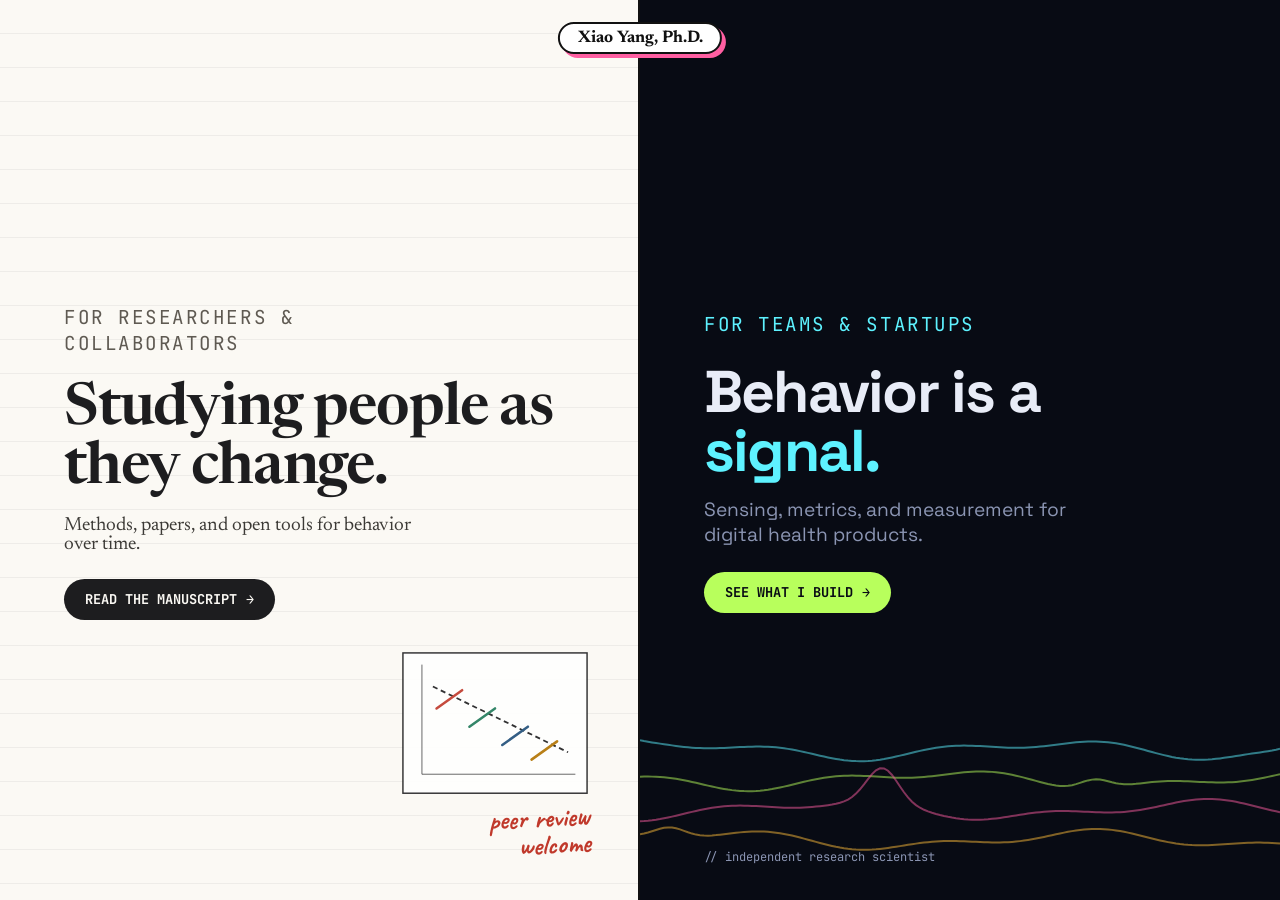
<file: index.html>
<!doctype html>
<html lang="en">
<head>
<meta charset="utf-8">
<meta name="viewport" content="width=device-width, initial-scale=1">
<title>Xiao Yang, Ph.D. | Quantitative Psychology & Data Science</title>
<meta name="description" content="Xiao Yang, Ph.D. - quantitative psychologist. Choose your path: research collaboration or industry projects.">
<link rel="preconnect" href="https://fonts.googleapis.com">
<link rel="preconnect" href="https://fonts.gstatic.com" crossorigin>
<link href="https://fonts.googleapis.com/css2?family=Caveat:wght@600;700&family=JetBrains+Mono:wght@400;700&family=Newsreader:ital,opsz,wght@0,6..72,400..700;1,6..72,400..700&family=Space+Grotesk:wght@500;700&display=swap" rel="stylesheet">
<style>
* { box-sizing:border-box; }
html, body { height:100%; margin:0; }
body { font-family:"Space Grotesk",system-ui,sans-serif; background:#080b14; color:#e8ecf7; overflow-x:hidden; }
:focus-visible { outline:3px solid #ff5fa2; outline-offset:-6px; }

.name { position:fixed; z-index:5; left:50%; top:1.4rem; transform:translateX(-50%); text-align:center; pointer-events:none; mix-blend-mode:normal; }
.name b { display:inline-block; background:#fff; color:#111; font-family:"Newsreader",serif; font-weight:700; font-size:1.05rem; padding:.35rem 1.1rem; border:2px solid #111; border-radius:999px; box-shadow:4px 4px 0 #ff5fa2; }

.split { display:flex; min-height:100vh; }
.door { position:relative; flex:1 1 50%; display:flex; flex-direction:column; justify-content:center; padding:5.5rem clamp(1.5rem,5vw,5rem) 4rem; text-decoration:none; color:inherit; overflow:hidden; transition:flex-basis .5s cubic-bezier(.2,.8,.2,1); }
.door:hover, .door:focus-visible { flex-basis:62%; }
.split:has(.door:hover) .door:not(:hover) { flex-basis:38%; }

.left { background:#fbf9f4; color:#1d1d1f; font-family:"Newsreader",Georgia,serif; border-right:2px solid #111; }
.right { background:#080b14; color:#e8ecf7; }

.kicker { font-size:.78rem; letter-spacing:.08em; text-transform:uppercase; margin:0 0 1rem; }
.left .kicker { font-family:"JetBrains Mono",monospace; color:#5f5a52; }
.right .kicker { font-family:"JetBrains Mono",monospace; color:#5ef2ff; }
h2 { margin:0 0 1rem; line-height:1; letter-spacing:-.03em; }
.left h2 { font-size:clamp(2.2rem,4.6vw,4rem); font-weight:600; letter-spacing:-.02em; }
.right h2 { font-size:clamp(2.2rem,4.6vw,4rem); font-weight:700; }
.right h2 span { color:#5ef2ff; }
.door p { margin:0 0 1.6rem; max-width:32ch; font-size:1.2rem; }
.left p { color:#3c3a36; }
.right p { color:#8b95b3; }
.go { display:inline-flex; align-items:center; gap:.6rem; font-family:"JetBrains Mono",monospace; font-weight:700; font-size:.85rem; text-transform:uppercase; align-self:flex-start; padding:.7rem 1.3rem; border-radius:999px; transition:transform .2s, gap .2s; }
.left .go { background:#1d1d1f; color:#fbf9f4; }
.right .go { background:#b8ff5c; color:#080b14; }
.door:hover .go { gap:1rem; transform:translateX(4px); }

/* decorative bits */
.note { position:absolute; right:clamp(1rem,4vw,3rem); bottom:2.4rem; font-family:"Caveat",cursive; font-weight:700; font-size:1.7rem; color:#c0392b; transform:rotate(-3deg); max-width:14ch; text-align:right; line-height:1; }
.paperlines { position:absolute; inset:0; background:repeating-linear-gradient(transparent 0 33px, rgba(0,0,0,.05) 33px 34px); pointer-events:none; }
.left .fig { position:absolute; right:clamp(1rem,4vw,3rem); bottom:6.5rem; width:min(34%,190px); opacity:.9; }
.right canvas { position:absolute; inset:0; width:100%; height:100%; opacity:.9; }
.right .fill { position:relative; z-index:1; }
.left .fill { position:relative; z-index:1; }
.tag2 { position:absolute; z-index:1; left:clamp(1.5rem,5vw,5rem); bottom:2.2rem; font-family:"JetBrains Mono",monospace; font-size:.75rem; color:#8b95b3; }

@media (max-width:820px){
  .split { flex-direction:column; }
  .door, .door:hover, .split:has(.door:hover) .door:not(:hover) { flex-basis:auto; min-height:50vh; padding-top:4.5rem; padding-bottom:3rem; }
  .left { border-right:0; border-bottom:2px solid #111; padding-top:5.5rem; }
  .left .fig { display:none; }
  .note { display:none; }
  .right { padding-bottom:9rem; }
}
@media (prefers-reduced-motion:reduce){ .door, .go { transition:none; } }
</style>
</head>
<body>
<div class="name"><b>Xiao Yang, Ph.D.</b></div>
<main class="split">

  <a class="door left" href="academic/" aria-label="Enter the academic version: for researchers and collaborators">
    <div class="paperlines" aria-hidden="true"></div>
    <svg class="fig" viewBox="0 0 260 200" aria-hidden="true">
      <rect x="4" y="4" width="252" height="192" fill="#fff" stroke="#1d1d1f" stroke-width="2"/>
      <line x1="30" y1="170" x2="240" y2="170" stroke="#1d1d1f"/><line x1="30" y1="20" x2="30" y2="170" stroke="#1d1d1f"/>
      <line x1="45" y1="50" x2="230" y2="140" stroke="#1d1d1f" stroke-width="2.5" stroke-dasharray="7 5"/>
      <g stroke-width="3.5" stroke-linecap="round"><line x1="50" y1="80" x2="85" y2="55" stroke="#c0392b"/><line x1="95" y1="105" x2="130" y2="80" stroke="#1f7a5a"/><line x1="140" y1="130" x2="175" y2="105" stroke="#1f4e79"/><line x1="180" y1="150" x2="215" y2="125" stroke="#b27300"/></g>
    </svg>
    <div class="fill">
      <p class="kicker">For researchers &amp; collaborators</p>
      <h2>Studying people as they change.</h2>
      <p>Methods, papers, and open tools for behavior over time.</p>
      <span class="go">Read the manuscript <span aria-hidden="true">→</span></span>
    </div>
    <span class="note" aria-hidden="true">peer review welcome</span>
  </a>

  <a class="door right" href="industry/" aria-label="Enter the industry version: for startups and product teams">
    <canvas id="bg" aria-hidden="true"></canvas>
    <div class="fill">
      <p class="kicker">For teams &amp; startups</p>
      <h2>Behavior is a <span>signal.</span></h2>
      <p>Sensing, metrics, and measurement for digital health products.</p>
      <span class="go">See what I build <span aria-hidden="true">→</span></span>
    </div>
    <span class="tag2" aria-hidden="true">// independent research scientist</span>
  </a>
</main>

<script>
/* a quiet, looping signal behind the industry door */
(function () {
  const cv = document.getElementById('bg'), ctx = cv.getContext('2d');
  const cols = ['#5ef2ff', '#b8ff5c', '#ff5fa2', '#ffbe3b'];
  let W, H, t = 0;
  const size = () => { const d = Math.min(devicePixelRatio || 1, 2), r = cv.getBoundingClientRect(); W = r.width; H = r.height; cv.width = W * d; cv.height = H * d; ctx.setTransform(d, 0, 0, d, 0, 0); };
  const draw = () => {
    ctx.clearRect(0, 0, W, H);
    for (let i = 0; i < 4; i++) {
      const c = H - 150 + i * 30, amp = 14;
      ctx.strokeStyle = cols[i]; ctx.globalAlpha = .55; ctx.lineWidth = 2; ctx.beginPath();
      for (let x = 0; x <= W; x += 4) {
        const u = x / 60 + t * (.8 + i * .12) + i * 1.7;
        const spike = Math.exp(-Math.pow(((x + t * 90 * (1 + i * .1) + i * 200) % 700) - 90, 2) / 500) * 34;
        const y = c - Math.sin(u) * amp * .5 - Math.sin(u * 2.3) * amp * .3 - spike * (i === 2 ? 1 : .3);
        x ? ctx.lineTo(x, y) : ctx.moveTo(x, y);
      }
      ctx.stroke();
    }
  };
  size(); draw(); addEventListener('resize', () => { size(); draw(); });
  if (matchMedia('(prefers-reduced-motion: reduce)').matches) return;
  let last = 0; const loop = (ts) => { t += Math.min(ts - last, 50) / 1000; last = ts; draw(); requestAnimationFrame(loop); }; requestAnimationFrame(loop);
})();
</script>
</body>
</html>
</file>
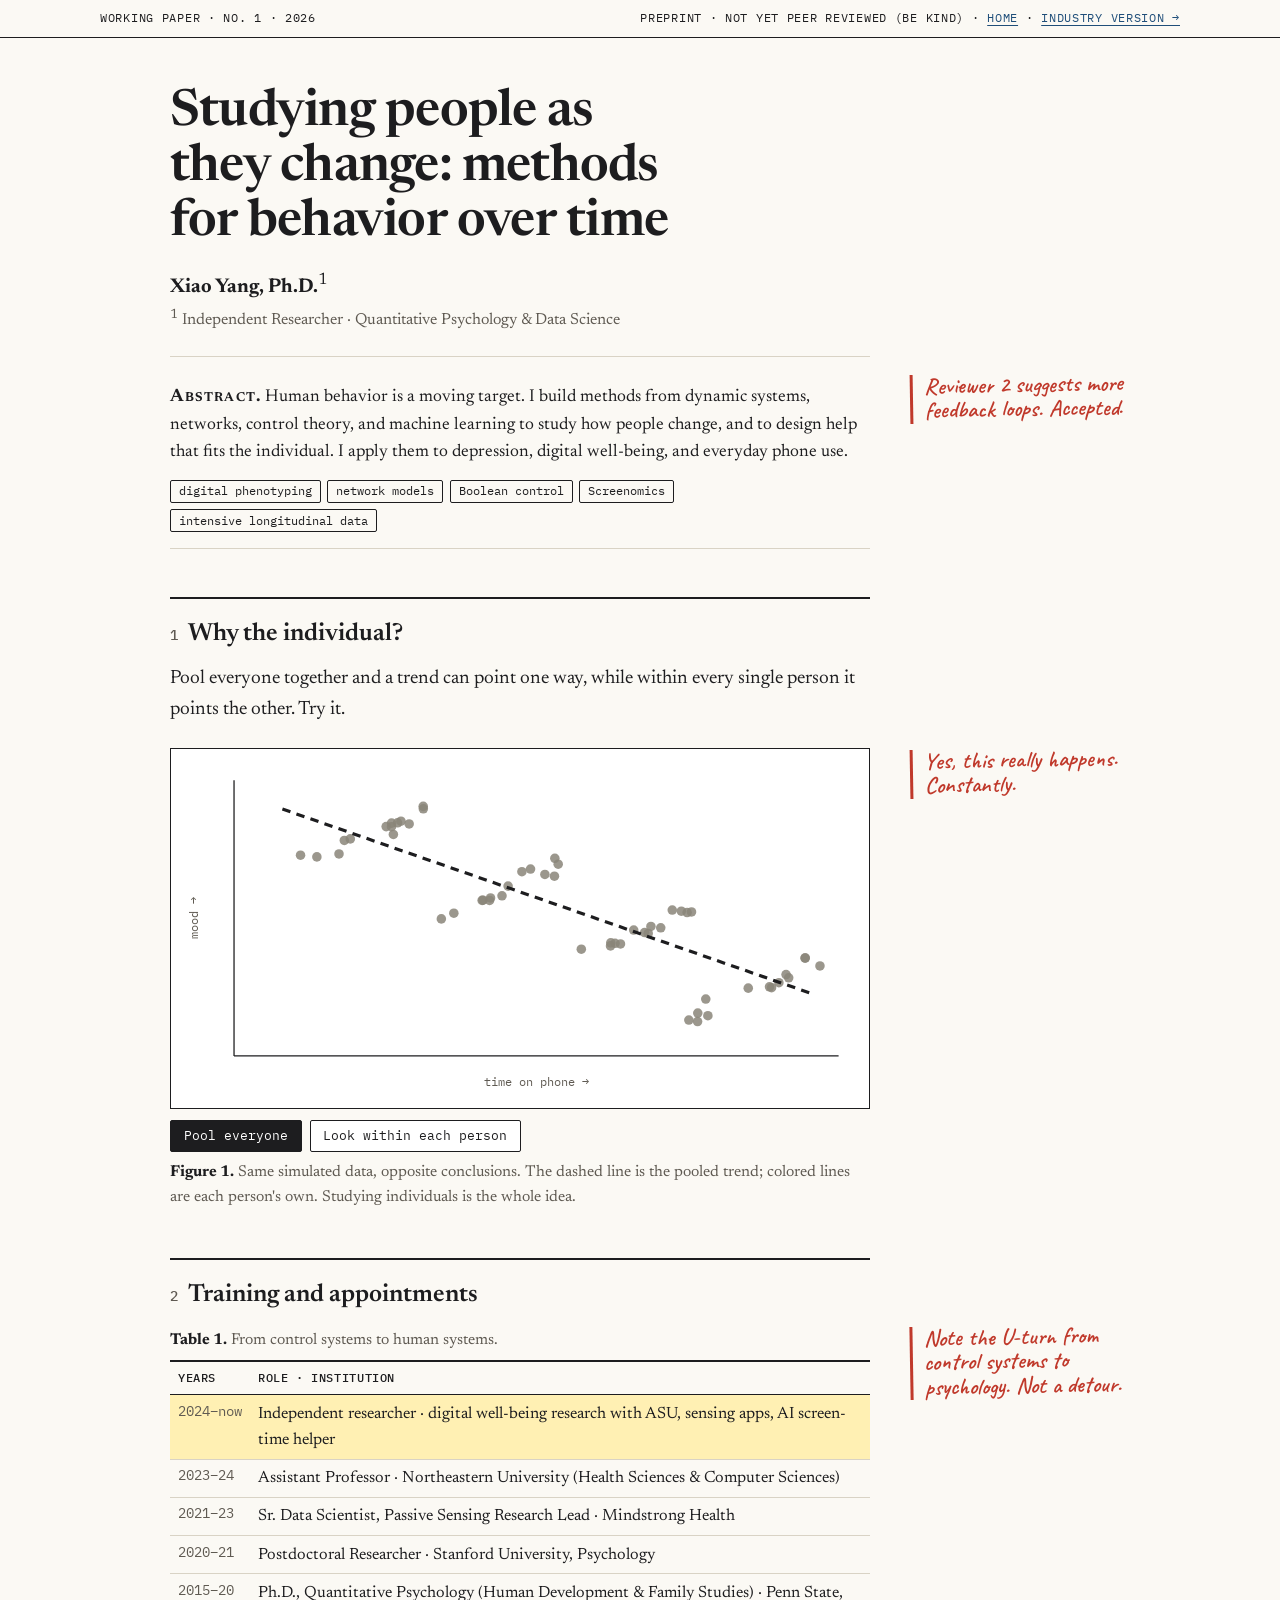
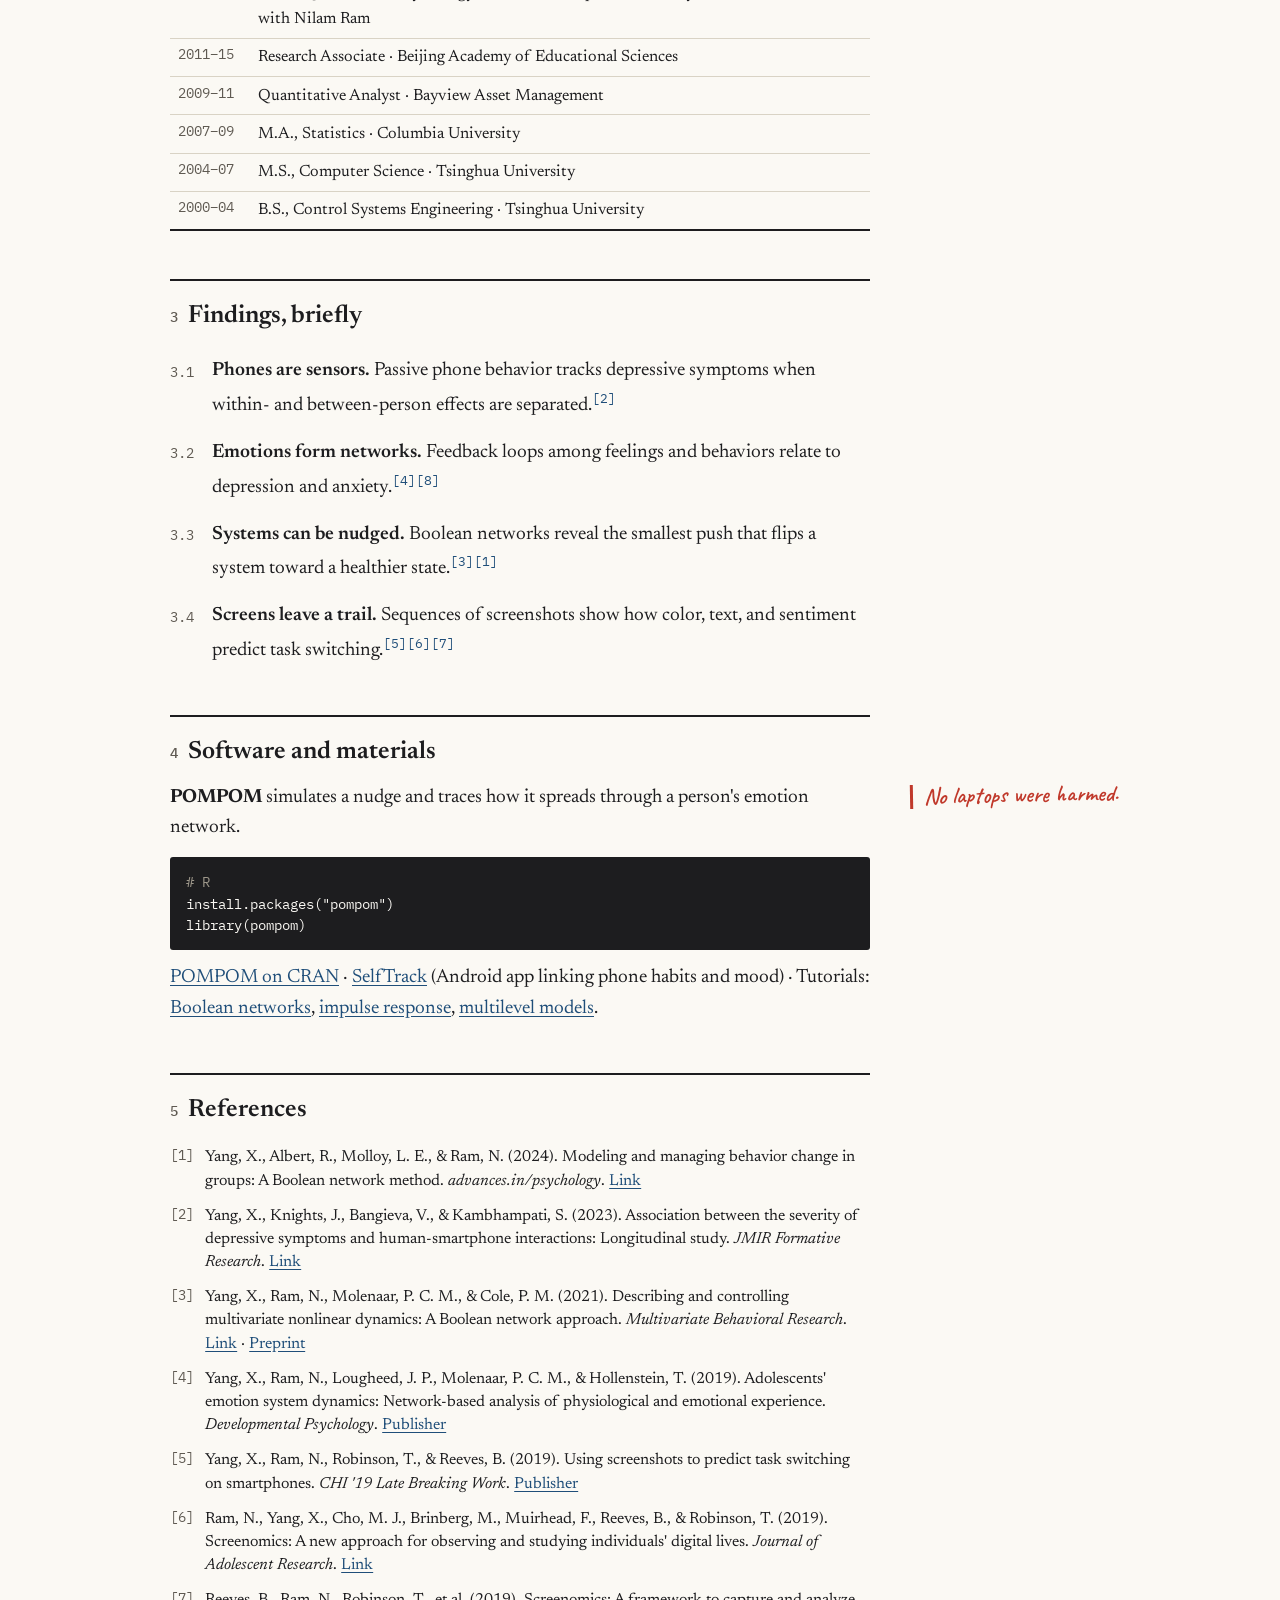
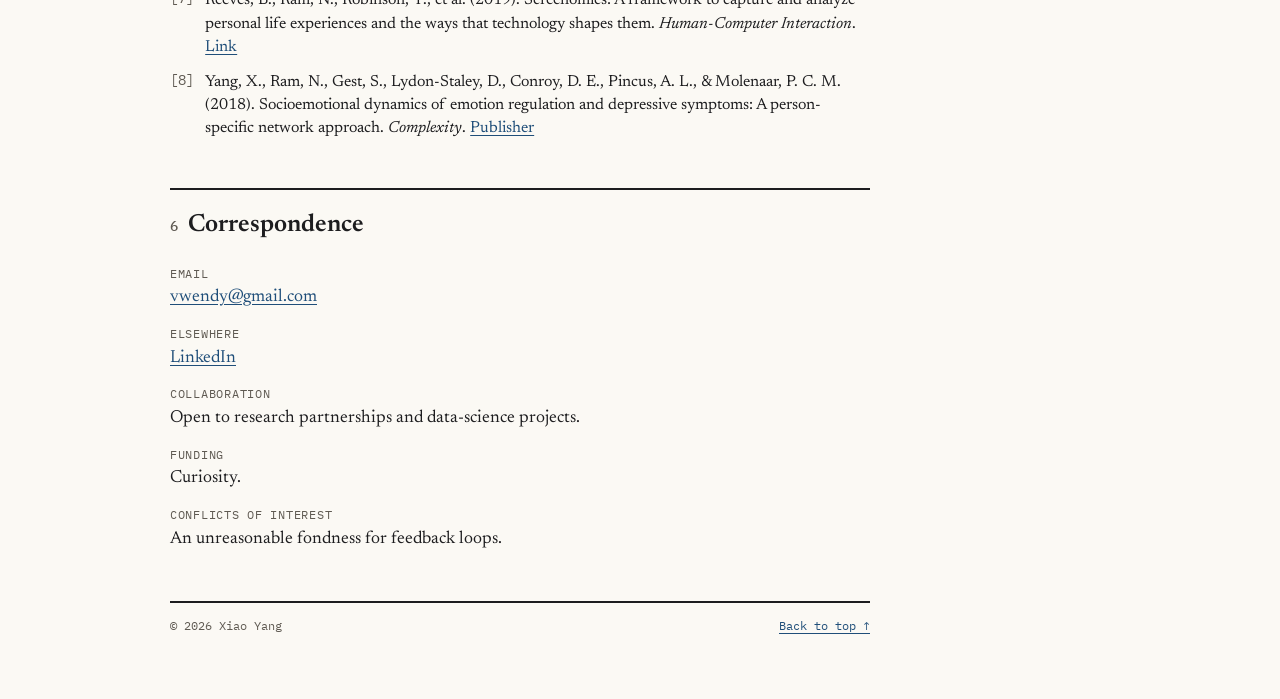
<file: academic/index.html>
<!doctype html>
<html lang="en">
<head>
<meta charset="utf-8">
<meta name="viewport" content="width=device-width, initial-scale=1">
<title>Xiao Yang, Ph.D. | Quantitative Psychology & Data Science</title>
<meta name="description" content="Xiao Yang, Ph.D. - quantitative psychologist and independent researcher studying people as they change over time.">
<link rel="preconnect" href="https://fonts.googleapis.com">
<link rel="preconnect" href="https://fonts.gstatic.com" crossorigin>
<link href="https://fonts.googleapis.com/css2?family=Caveat:wght@600;700&family=IBM+Plex+Mono:wght@400;500&family=Newsreader:ital,opsz,wght@0,6..72,400..700;1,6..72,400..700&display=swap" rel="stylesheet">
<style>
:root { --paper:#fbf9f4; --ink:#1d1d1f; --muted:#5f5a52; --rule:#d9d3c5; --red:#c0392b; --blue:#1f4e79; --hi:#fff0b3; }
* { box-sizing:border-box; }
html { scroll-behavior:smooth; }
body { margin:0; background:var(--paper); color:var(--ink); font-family:"Newsreader",Georgia,serif; font-size:1.2rem; line-height:1.6; }
a { color:var(--blue); text-underline-offset:3px; }
a:hover { background:var(--hi); }
:focus-visible { outline:3px solid var(--red); outline-offset:2px; }
.mono { font-family:"IBM Plex Mono",ui-monospace,monospace; }

.strip { border-bottom:1px solid var(--ink); font-family:"IBM Plex Mono",monospace; font-size:.74rem; letter-spacing:.06em; text-transform:uppercase; }
.strip div { width:min(1080px,calc(100% - 2rem)); margin:0 auto; padding:.55rem 0; display:flex; justify-content:space-between; gap:1rem; flex-wrap:wrap; }

.paper { width:min(700px,calc(100% - 2rem)); margin:0 auto; padding:3rem 0 4rem; }
@media (min-width:1180px){ .paper { margin-left:calc(50% - 470px); } }

h1 { font-size:clamp(2.2rem,5vw,3.2rem); line-height:1.08; font-weight:600; letter-spacing:-.015em; margin:0 0 1rem; text-wrap:balance; }
h2 { font-size:1.55rem; font-weight:600; margin:3rem 0 .6rem; padding-top:1rem; border-top:2px solid var(--ink); }
h2 span { font-family:"IBM Plex Mono",monospace; font-size:.85rem; font-weight:500; color:var(--muted); margin-right:.6rem; }
p { margin:.6rem 0; }
.authors { font-size:1.25rem; margin:0; }
.affil { color:var(--muted); font-size:1rem; margin:.1rem 0 1.4rem; }
.abstract { border-block:1px solid var(--rule); padding:1rem 0; margin:1.2rem 0; font-size:1.08rem; }
.abstract b { font-variant:small-caps; letter-spacing:.06em; font-size:1.05em; }
.kw { display:flex; flex-wrap:wrap; gap:.4rem; margin:.8rem 0 0; padding:0; list-style:none; font-family:"IBM Plex Mono",monospace; font-size:.76rem; }
.kw li { border:1px solid var(--ink); border-radius:2px; padding:.05rem .5rem; }

/* red-ink margin notes */
.side { font-family:"Caveat",cursive; font-weight:600; font-size:1.45rem; line-height:1.05; color:var(--red); display:block; border-left:3px solid var(--red); padding-left:.7rem; margin:.7rem 0; transform:rotate(-1deg); }
@media (min-width:1180px){ .side { float:right; clear:right; width:230px; margin:0 -270px 0 0; } }

/* figure */
figure { margin:1.4rem 0; }
.fig { border:1px solid var(--ink); background:#fff; padding:.6rem; }
.fig svg { width:100%; height:auto; display:block; }
.toggle { display:flex; gap:.5rem; margin:.7rem 0 .2rem; flex-wrap:wrap; }
.toggle button { font-family:"IBM Plex Mono",monospace; font-size:.8rem; padding:.4rem .8rem; border:1px solid var(--ink); background:#fff; color:var(--ink); cursor:pointer; border-radius:2px; }
.toggle button[aria-pressed="true"] { background:var(--ink); color:#fff; }
figcaption { font-size:.98rem; color:var(--muted); margin-top:.5rem; }
figcaption b { color:var(--ink); }
#fig .pool { stroke:var(--ink); stroke-width:3; stroke-dasharray:8 6; transition:opacity .5s; }
#fig .within { stroke-width:3.5; transition:opacity .5s; }
#fig[data-mode="pooled"] .within { opacity:0; }
#fig[data-mode="within"] .pool { opacity:.12; }
#fig .pt { transition:opacity .4s; }
#fig[data-mode="pooled"] .pt { fill:#8a8579; }
.axis { stroke:var(--ink); stroke-width:1.2; }
.tick { font-family:"IBM Plex Mono",monospace; font-size:11px; fill:var(--muted); }

/* table */
table { width:100%; border-collapse:collapse; font-size:1.02rem; margin:.8rem 0; border-block:2px solid var(--ink); }
caption { text-align:left; font-size:.98rem; color:var(--muted); padding-bottom:.4rem; caption-side:top; }
caption b { color:var(--ink); }
th { text-align:left; font-family:"IBM Plex Mono",monospace; font-weight:500; font-size:.76rem; text-transform:uppercase; letter-spacing:.05em; border-bottom:1px solid var(--ink); padding:.4rem .5rem; }
td { padding:.35rem .5rem; border-bottom:1px solid var(--rule); vertical-align:top; }
td:first-child { font-family:"IBM Plex Mono",monospace; font-size:.85rem; white-space:nowrap; color:var(--muted); }
tr.now td { background:var(--hi); }

pre { background:#1d1d1f; color:#fbf9f4; padding:.9rem 1rem; overflow-x:auto; font-size:.9rem; line-height:1.5; margin:.8rem 0; border-radius:3px; }
pre .c { color:#9d978a; }

.findings { list-style:none; padding:0; counter-reset:f; }
.findings li { counter-increment:f; padding-left:2.6rem; position:relative; margin:1rem 0; }
.findings li::before { content:"3." counter(f); position:absolute; left:0; font-family:"IBM Plex Mono",monospace; font-size:.85rem; color:var(--muted); top:.35rem; }
.findings b { font-weight:600; }
sup a { font-family:"IBM Plex Mono",monospace; font-size:.8rem; text-decoration:none; }

.refs { padding-left:0; list-style:none; counter-reset:r; font-size:1rem; line-height:1.45; }
.refs li { counter-increment:r; padding-left:2.2rem; position:relative; margin:.75rem 0; }
.refs li::before { content:"[" counter(r) "]"; position:absolute; left:0; font-family:"IBM Plex Mono",monospace; font-size:.85rem; color:var(--muted); }
.refs li:target { background:var(--hi); }

.contact { font-size:1.1rem; }
.contact dt { font-family:"IBM Plex Mono",monospace; font-size:.76rem; text-transform:uppercase; letter-spacing:.06em; color:var(--muted); margin-top:.8rem; }
.contact dd { margin:0; }
footer { border-top:2px solid var(--ink); margin-top:3rem; padding-top:.8rem; font-family:"IBM Plex Mono",monospace; font-size:.76rem; color:var(--muted); display:flex; justify-content:space-between; gap:1rem; flex-wrap:wrap; }
@media (prefers-reduced-motion:reduce){ *{ transition:none!important; } html{ scroll-behavior:auto; } }
@media print { .side, .toggle { display:none; } }
</style>
</head>
<body>
<div class="strip"><div><span>Working paper · No. 1 · <span id="yr"></span></span><span>Preprint · not yet peer reviewed (be kind) · <a href="../">Home</a> · <a href="../industry/">Industry version →</a></span></div></div>

<main class="paper">
  <h1>Studying people as they change: methods for behavior over time</h1>
  <p class="authors"><b>Xiao Yang, Ph.D.</b><sup>1</sup></p>
  <p class="affil"><sup>1</sup> Independent Researcher · Quantitative Psychology &amp; Data Science</p>

  <div class="abstract">
    <span class="side">Reviewer 2 suggests more feedback loops. Accepted.</span>
    <p><b>Abstract.</b> Human behavior is a moving target. I build methods from dynamic systems, networks, control theory, and machine learning to study how people change, and to design help that fits the individual. I apply them to depression, digital well-being, and everyday phone use.</p>
    <ul class="kw" aria-label="Keywords"><li>digital phenotyping</li><li>network models</li><li>Boolean control</li><li>Screenomics</li><li>intensive longitudinal data</li></ul>
  </div>

  <h2><span>1</span>Why the individual?</h2>
  <p>Pool everyone together and a trend can point one way, while within every single person it points the other. Try it.</p>
  <figure>
    <span class="side">Yes, this really happens. Constantly.</span>
    <div class="fig">
      <svg id="fig" data-mode="pooled" viewBox="0 0 640 320" role="img" aria-labelledby="figdesc">
        <title id="figdesc">Simulated scatterplot of four people. Pooled together, more phone time goes with lower mood. Within each person, more phone time goes with higher mood.</title>
        <line class="axis" x1="50" y1="280" x2="620" y2="280"/><line class="axis" x1="50" y1="20" x2="50" y2="280"/>
        <text class="tick" x="335" y="308" text-anchor="middle">time on phone →</text>
        <text class="tick" transform="translate(16 150) rotate(-90)" text-anchor="middle">mood →</text>
        <g id="pts"></g><g id="lines"></g>
      </svg>
    </div>
    <div class="toggle" role="group" aria-label="Figure view">
      <button type="button" data-mode="pooled" aria-pressed="true">Pool everyone</button>
      <button type="button" data-mode="within" aria-pressed="false">Look within each person</button>
    </div>
    <figcaption><b>Figure 1.</b> Same simulated data, opposite conclusions. The dashed line is the pooled trend; colored lines are each person's own. Studying individuals is the whole idea.</figcaption>
  </figure>

  <h2><span>2</span>Training and appointments</h2>
  <span class="side">Note the U-turn from control systems to psychology. Not a detour.</span>
  <table>
    <caption><b>Table 1.</b> From control systems to human systems.</caption>
    <thead><tr><th>Years</th><th>Role · Institution</th></tr></thead>
    <tbody>
      <tr class="now"><td>2024–now</td><td>Independent researcher · digital well-being research with ASU, sensing apps, AI screen-time helper</td></tr>
      <tr><td>2023–24</td><td>Assistant Professor · Northeastern University (Health Sciences &amp; Computer Sciences)</td></tr>
      <tr><td>2021–23</td><td>Sr. Data Scientist, Passive Sensing Research Lead · Mindstrong Health</td></tr>
      <tr><td>2020–21</td><td>Postdoctoral Researcher · Stanford University, Psychology</td></tr>
      <tr><td>2015–20</td><td>Ph.D., Quantitative Psychology (Human Development &amp; Family Studies) · Penn State, with Nilam Ram</td></tr>
      <tr><td>2011–15</td><td>Research Associate · Beijing Academy of Educational Sciences</td></tr>
      <tr><td>2009–11</td><td>Quantitative Analyst · Bayview Asset Management</td></tr>
      <tr><td>2007–09</td><td>M.A., Statistics · Columbia University</td></tr>
      <tr><td>2004–07</td><td>M.S., Computer Science · Tsinghua University</td></tr>
      <tr><td>2000–04</td><td>B.S., Control Systems Engineering · Tsinghua University</td></tr>
    </tbody>
  </table>

  <h2><span>3</span>Findings, briefly</h2>
  <ol class="findings">
    <li><b>Phones are sensors.</b> Passive phone behavior tracks depressive symptoms when within- and between-person effects are separated.<sup><a href="#r2">[2]</a></sup></li>
    <li><b>Emotions form networks.</b> Feedback loops among feelings and behaviors relate to depression and anxiety.<sup><a href="#r4">[4]</a><a href="#r8">[8]</a></sup></li>
    <li><b>Systems can be nudged.</b> Boolean networks reveal the smallest push that flips a system toward a healthier state.<sup><a href="#r3">[3]</a><a href="#r1">[1]</a></sup></li>
    <li><b>Screens leave a trail.</b> Sequences of screenshots show how color, text, and sentiment predict task switching.<sup><a href="#r5">[5]</a><a href="#r6">[6]</a><a href="#r7">[7]</a></sup></li>
  </ol>

  <h2><span>4</span>Software and materials</h2>
  <span class="side">No laptops were harmed.</span>
  <p><b>POMPOM</b> simulates a nudge and traces how it spreads through a person's emotion network.</p>
<pre class="mono"><span class="c"># R</span>
install.packages("pompom")
library(pompom)</pre>
  <p><a href="https://cran.r-project.org/web/packages/pompom/index.html">POMPOM on CRAN</a> · <a href="https://vwendy.github.io/selftrack_website/">SelfTrack</a> (Android app linking phone habits and mood) · Tutorials: <a href="https://vwendy.github.io/xiaoyang-website/boolean-network-data-analysis-tutorial.html">Boolean networks</a>, <a href="https://vwendy.github.io/xiaoyang-website/Three_node_exmaple.html">impulse response</a>, <a href="https://quantdev.ssri.psu.edu/tutorials/apa-ati-intensive-longitudinal-data-session-j-generalized-multilevel-model-poisson">multilevel models</a>.</p>

  <h2><span>5</span>References</h2>
  <ol class="refs">
    <li id="r1">Yang, X., Albert, R., Molloy, L. E., &amp; Ram, N. (2024). Modeling and managing behavior change in groups: A Boolean network method. <i>advances.in/psychology</i>. <a href="https://advances.in/psychology/10.56296/aip00009/">Link</a></li>
    <li id="r2">Yang, X., Knights, J., Bangieva, V., &amp; Kambhampati, S. (2023). Association between the severity of depressive symptoms and human-smartphone interactions: Longitudinal study. <i>JMIR Formative Research</i>. <a href="https://formative.jmir.org/2023/1/e42935">Link</a></li>
    <li id="r3">Yang, X., Ram, N., Molenaar, P. C. M., &amp; Cole, P. M. (2021). Describing and controlling multivariate nonlinear dynamics: A Boolean network approach. <i>Multivariate Behavioral Research</i>. <a href="https://doi.org/10.1080/00273171.2021.1911772">Link</a> · <a href="https://osf.io/24ze6/">Preprint</a></li>
    <li id="r4">Yang, X., Ram, N., Lougheed, J. P., Molenaar, P. C. M., &amp; Hollenstein, T. (2019). Adolescents' emotion system dynamics: Network-based analysis of physiological and emotional experience. <i>Developmental Psychology</i>. <a href="https://doi.org/10.1037/dev0000690">Publisher</a></li>
    <li id="r5">Yang, X., Ram, N., Robinson, T., &amp; Reeves, B. (2019). Using screenshots to predict task switching on smartphones. <i>CHI '19 Late Breaking Work</i>. <a href="https://doi.org/10.1145/3290607.3313089">Publisher</a></li>
    <li id="r6">Ram, N., Yang, X., Cho, M. J., Brinberg, M., Muirhead, F., Reeves, B., &amp; Robinson, T. (2019). Screenomics: A new approach for observing and studying individuals' digital lives. <i>Journal of Adolescent Research</i>. <a href="https://doi.org/10.1177/0743558419883362">Link</a></li>
    <li id="r7">Reeves, B., Ram, N., Robinson, T., et al. (2019). Screenomics: A framework to capture and analyze personal life experiences and the ways that technology shapes them. <i>Human-Computer Interaction</i>. <a href="https://doi.org/10.1080/07370024.2019.1578652">Link</a></li>
    <li id="r8">Yang, X., Ram, N., Gest, S., Lydon-Staley, D., Conroy, D. E., Pincus, A. L., &amp; Molenaar, P. C. M. (2018). Socioemotional dynamics of emotion regulation and depressive symptoms: A person-specific network approach. <i>Complexity</i>. <a href="https://doi.org/10.1155/2018/5094179">Publisher</a></li>
  </ol>

  <h2><span>6</span>Correspondence</h2>
  <dl class="contact">
    <dt>Email</dt><dd><a href="mailto:vwendy@gmail.com">vwendy@gmail.com</a></dd>
    <dt>Elsewhere</dt><dd><a href="https://www.linkedin.com/in/xiao-yang-ph-d-1ab546153/">LinkedIn</a></dd>
    <dt>Collaboration</dt><dd>Open to research partnerships and data-science projects.</dd>
    <dt>Funding</dt><dd>Curiosity.</dd>
    <dt>Conflicts of interest</dt><dd>An unreasonable fondness for feedback loops.</dd>
  </dl>
  <footer><span>© <span id="yr2"></span> Xiao Yang</span><a href="#top" onclick="scrollTo(0,0);return false;">Back to top ↑</a></footer>
</main>

<script>
document.getElementById('yr').textContent = document.getElementById('yr2').textContent = new Date().getFullYear();

/* Figure 1: Simpson's paradox with seeded simulated data */
(function () {
  let seed = 7; const rnd = () => (seed = (seed * 16807) % 2147483647) / 2147483647;
  const people = [
    { c: [2.2, 7.4], col: '#c0392b' }, { c: [4.4, 5.6], col: '#1f7a5a' },
    { c: [6.6, 4.1], col: '#1f4e79' }, { c: [8.6, 2.3], col: '#b27300' }
  ];
  const sx = (x) => 50 + x * 57, sy = (y) => 280 - y * 28;
  const ns = 'http://www.w3.org/2000/svg';
  const mk = (n, a) => { const e = document.createElementNS(ns, n); for (const k in a) e.setAttribute(k, a[k]); return e; };
  const pts = document.getElementById('pts'), lines = document.getElementById('lines');
  const all = [];
  people.forEach((p) => {
    const mine = [];
    for (let i = 0; i < 14; i++) {
      const x = p.c[0] + (rnd() - .5) * 2.2;
      const y = p.c[1] + 0.85 * (x - p.c[0]) + (rnd() - .5) * 0.7;
      mine.push([x, y]); all.push([x, y]);
      pts.appendChild(mk('circle', { class: 'pt', cx: sx(x), cy: sy(y), r: 4.5, fill: p.col, opacity: .85 }));
    }
    p.pts = mine;
  });
  const fit = (d) => {
    const n = d.length, mx = d.reduce((s, v) => s + v[0], 0) / n, my = d.reduce((s, v) => s + v[1], 0) / n;
    let sxy = 0, sxx = 0; d.forEach(([x, y]) => { sxy += (x - mx) * (y - my); sxx += (x - mx) ** 2; });
    const b = sxy / sxx; return { b, a: my - b * mx };
  };
  const draw = (f, x0, x1, cls, col) => lines.appendChild(mk('line', { class: cls, x1: sx(x0), y1: sy(f.a + f.b * x0), x2: sx(x1), y2: sy(f.a + f.b * x1), stroke: col }));
  draw(fit(all), 0.8, 9.6, 'pool', '#1d1d1f');
  people.forEach((p) => { const xs = p.pts.map((v) => v[0]); draw(fit(p.pts), Math.min(...xs), Math.max(...xs), 'within', p.col); });
  const svg = document.getElementById('fig');
  document.querySelectorAll('.toggle button').forEach((b) => b.addEventListener('click', () => {
    svg.dataset.mode = b.dataset.mode;
    document.querySelectorAll('.toggle button').forEach((o) => o.setAttribute('aria-pressed', String(o === b)));
  }));
})();
</script>
</body>
</html>
</file>
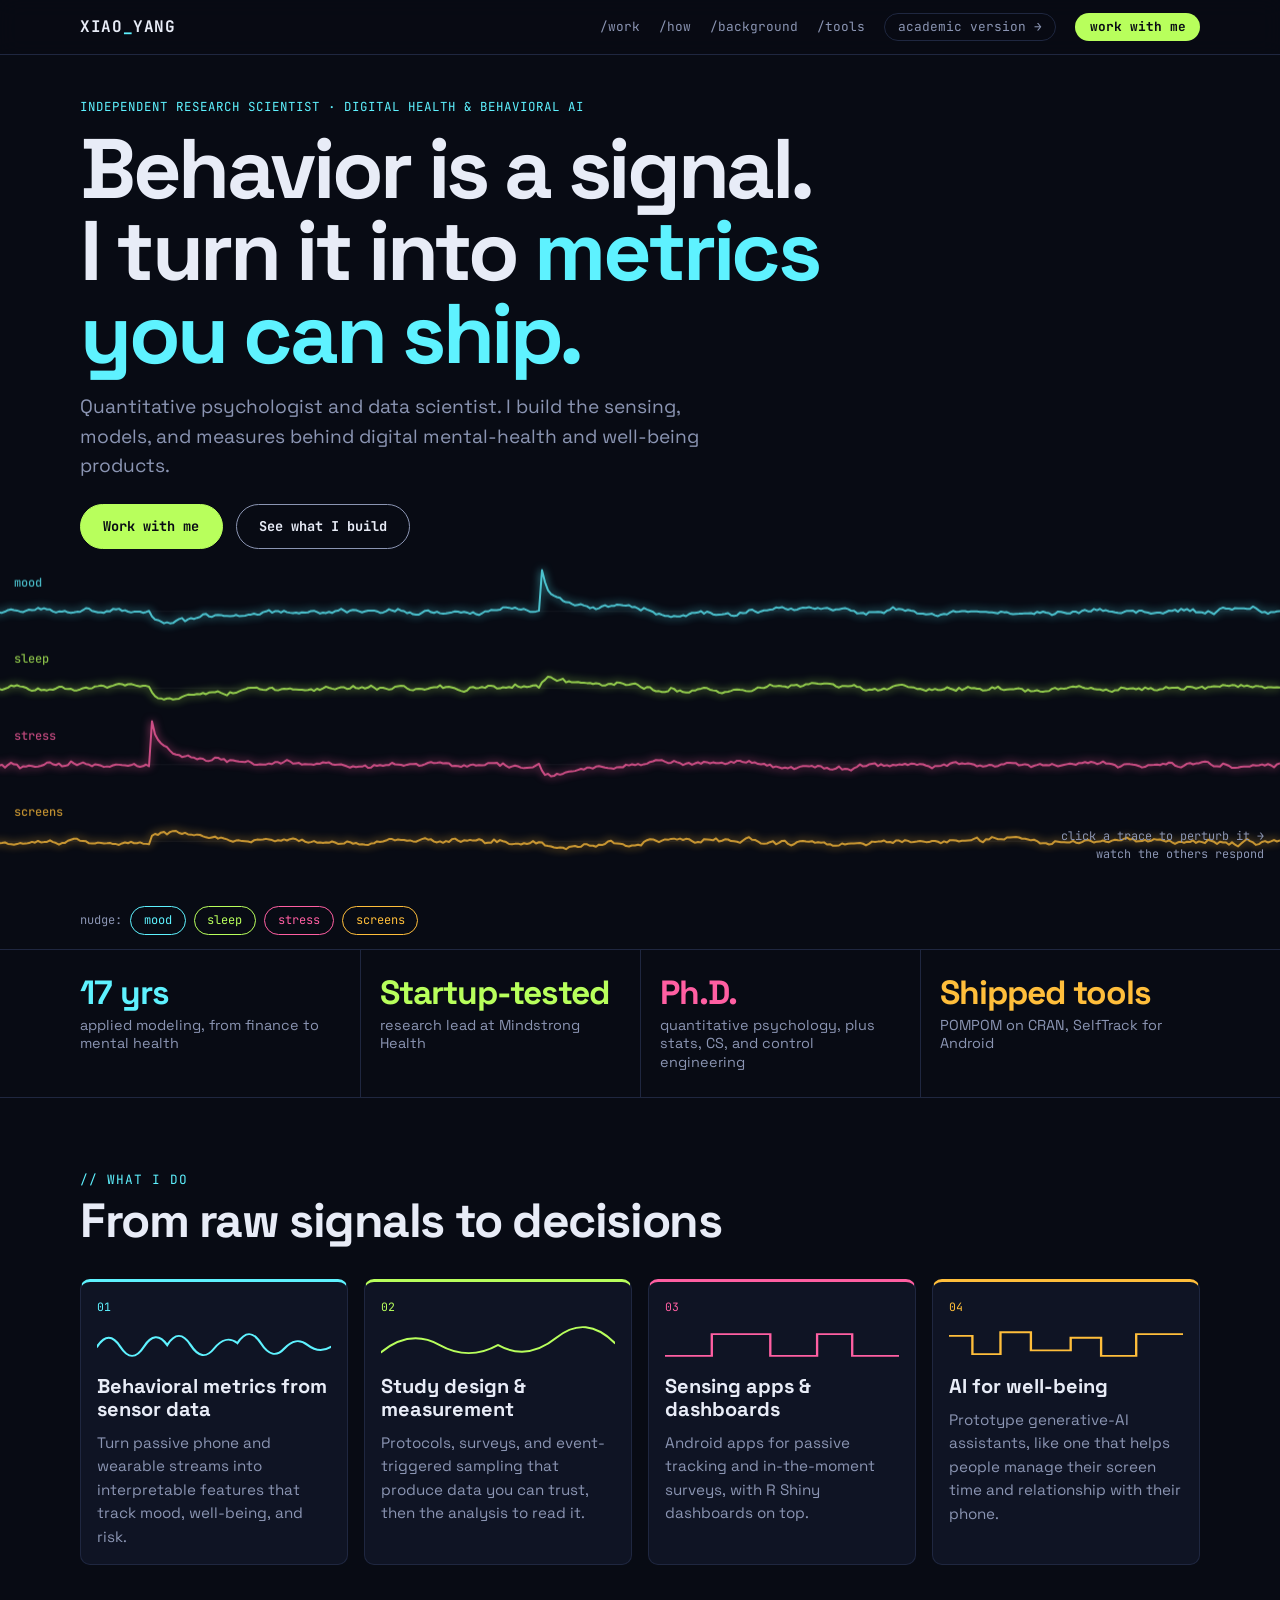
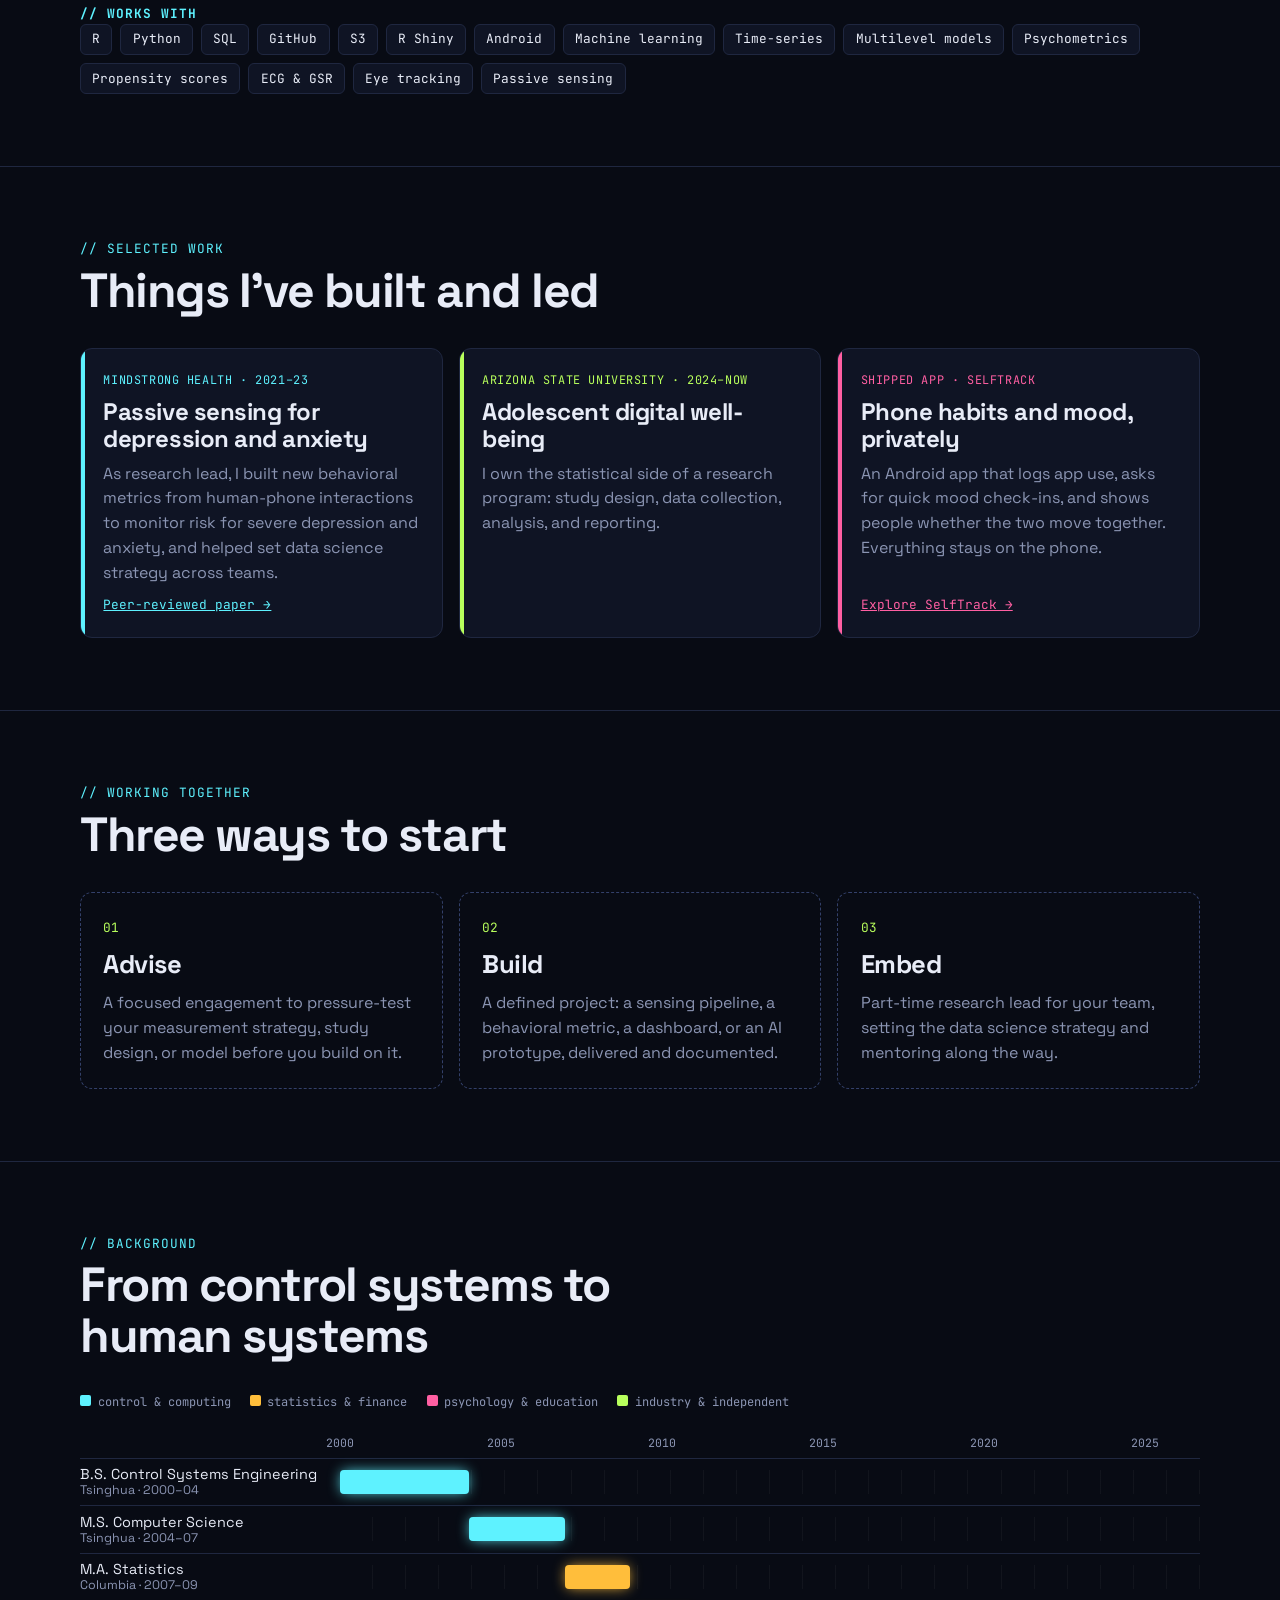
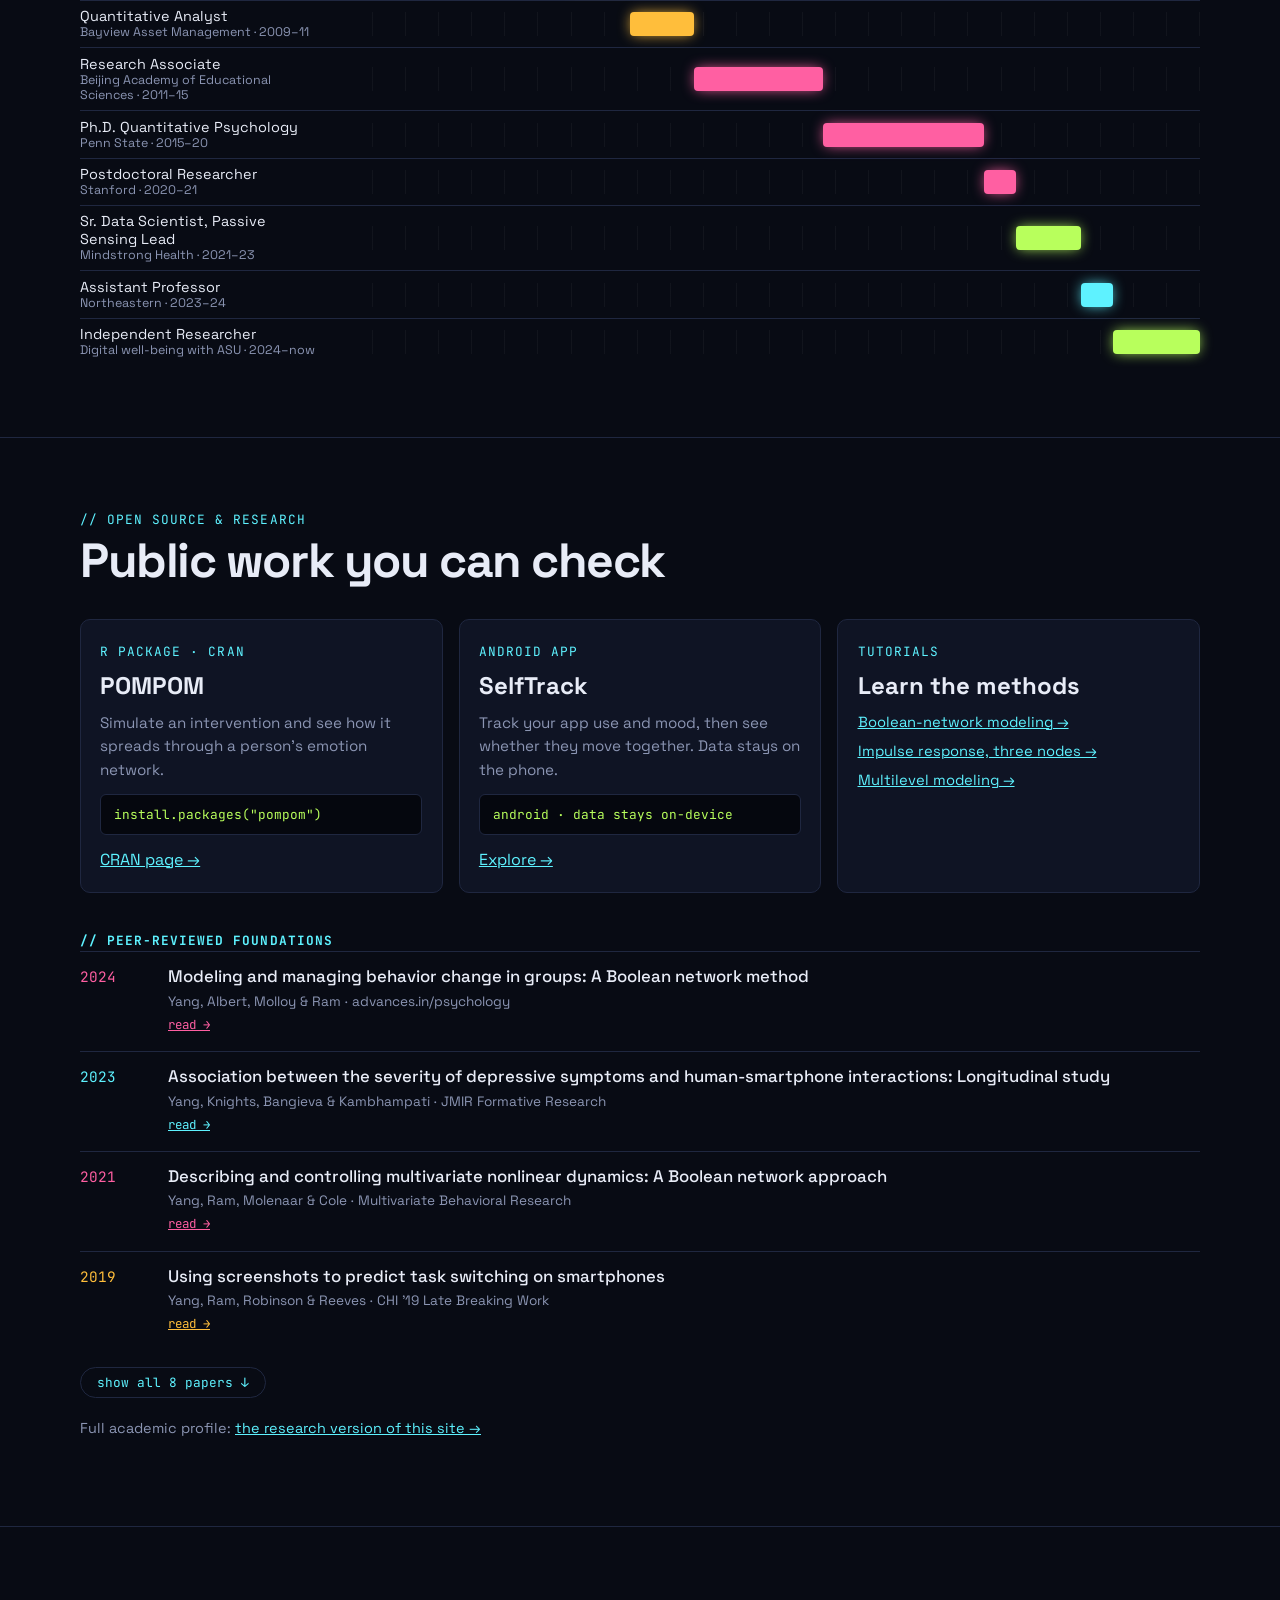
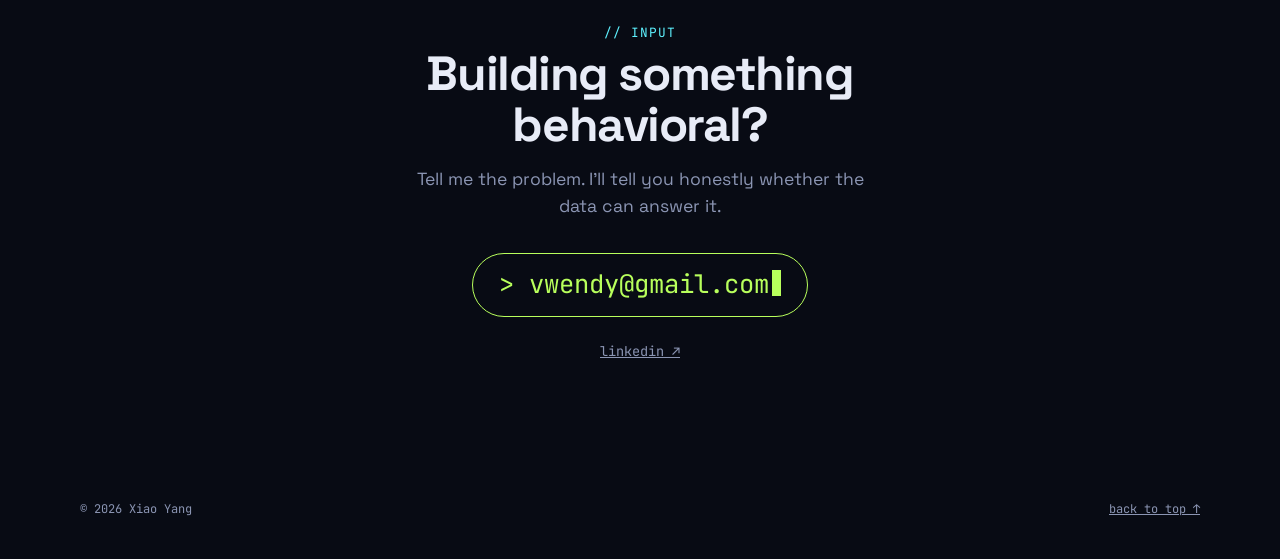
<file: industry/index.html>
<!doctype html>
<html lang="en">
<head>
<meta charset="utf-8">
<meta name="viewport" content="width=device-width, initial-scale=1">
<title>Xiao Yang, Ph.D. | Research Scientist for Digital Health</title>
<meta name="description" content="Xiao Yang, Ph.D. - independent research scientist. Behavioral metrics, sensing pipelines, and measurement strategy for digital mental-health and well-being products.">
<meta name="theme-color" content="#080b14">
<link rel="preconnect" href="https://fonts.googleapis.com">
<link rel="preconnect" href="https://fonts.gstatic.com" crossorigin>
<link href="https://fonts.googleapis.com/css2?family=JetBrains+Mono:wght@400;500;700&family=Space+Grotesk:wght@400;500;700&display=swap" rel="stylesheet">
<style>
:root { --bg:#080b14; --panel:#0f1424; --line:#1f2740; --text:#e8ecf7; --dim:#8b95b3; --cyan:#5ef2ff; --lime:#b8ff5c; --pink:#ff5fa2; --amber:#ffbe3b; }
* { box-sizing:border-box; }
html { scroll-behavior:smooth; scroll-padding-top:4rem; }
body { margin:0; background:var(--bg); color:var(--text); font-family:"Space Grotesk",system-ui,sans-serif; line-height:1.55; }
a { color:inherit; }
:focus-visible { outline:2px solid var(--cyan); outline-offset:3px; }
.wrap { width:min(1120px,calc(100% - 2rem)); margin:0 auto; }
.mono { font-family:"JetBrains Mono",ui-monospace,monospace; }

.bar { position:sticky; top:0; z-index:10; background:rgba(8,11,20,.88); backdrop-filter:blur(10px); border-bottom:1px solid var(--line); }
.bar .wrap { display:flex; justify-content:space-between; align-items:center; min-height:3.4rem; gap:1rem; }
.bar b { font-family:"JetBrains Mono",monospace; font-weight:700; letter-spacing:.04em; }
.bar b i { color:var(--cyan); font-style:normal; }
.bar nav { display:flex; gap:1.2rem; align-items:center; font-family:"JetBrains Mono",monospace; font-size:.8rem; }
.bar nav a { text-decoration:none; color:var(--dim); }
.bar nav a:hover { color:var(--cyan); }
.bar nav a.alt { border:1px solid var(--line); border-radius:999px; padding:.2rem .8rem; }
.bar nav a.cta { color:var(--bg); background:var(--lime); border-radius:999px; padding:.25rem .9rem; font-weight:700; }
.bar nav a.cta:hover { background:#fff; color:var(--bg); }
@media (max-width:800px){ .bar nav a:not(.cta):not(.alt){ display:none; } }
@media (max-width:520px){ .bar nav a.alt { display:none; } }

/* hero */
.hero { position:relative; min-height:min(94vh,820px); padding-bottom:400px; border-bottom:1px solid var(--line); overflow:hidden; }
#scope { position:absolute; inset:0; width:100%; height:100%; display:block; cursor:crosshair; touch-action:manipulation; }
.hero-text { position:relative; z-index:1; padding-top:2.6rem; pointer-events:none; }
.hero-text > * { pointer-events:auto; }
.tag { font-family:"JetBrains Mono",monospace; font-size:.78rem; color:var(--cyan); letter-spacing:.08em; text-transform:uppercase; margin:0; }
h1 { font-size:clamp(2.5rem,6.6vw,5.4rem); line-height:.98; letter-spacing:-.04em; margin:.7rem 0 1rem; font-weight:700; max-width:17ch; text-wrap:balance; }
h1 span { color:var(--cyan); }
.sub { max-width:52ch; font-size:1.2rem; color:var(--dim); margin:0 0 1.4rem; }
.btns { display:flex; gap:.8rem; flex-wrap:wrap; }
.btn { font-family:"JetBrains Mono",monospace; font-size:.85rem; font-weight:700; text-decoration:none; border-radius:999px; padding:.7rem 1.4rem; border:1px solid var(--lime); background:var(--lime); color:var(--bg); transition:transform .15s, box-shadow .15s; }
.btn:hover { transform:translateY(-2px); box-shadow:0 8px 24px -8px var(--lime); }
.btn.ghost { background:transparent; color:var(--text); border-color:var(--dim); }
.btn.ghost:hover { box-shadow:none; border-color:var(--cyan); color:var(--cyan); }
.hint { position:absolute; z-index:1; right:1rem; bottom:4.6rem; font-family:"JetBrains Mono",monospace; font-size:.74rem; color:var(--dim); text-align:right; pointer-events:none; }
.nudge { position:absolute; z-index:2; left:0; right:0; bottom:.9rem; }
.nudge .wrap { display:flex; gap:.5rem; flex-wrap:wrap; align-items:center; font-family:"JetBrains Mono",monospace; font-size:.75rem; color:var(--dim); }
.nudge button { font:inherit; background:transparent; color:var(--c); border:1px solid var(--c); border-radius:999px; padding:.25rem .8rem; cursor:pointer; }
.nudge button:hover { background:var(--c); color:var(--bg); }
@media (max-width:640px){ .hint { display:none; } }

/* proof strip */
.proof { padding:0; border-bottom:1px solid var(--line); }
.proof .wrap { display:grid; grid-template-columns:repeat(4,1fr); }
.stat { padding:1.6rem 1.2rem; border-left:1px solid var(--line); }
.stat:first-child { border-left:0; padding-left:0; }
.stat b { display:block; font-size:2.1rem; line-height:1; letter-spacing:-.03em; color:var(--c); }
.stat span { display:block; margin-top:.4rem; font-size:.9rem; color:var(--dim); line-height:1.3; }
@media (max-width:760px){ .proof .wrap { grid-template-columns:1fr 1fr; } .stat:nth-child(3) { border-left:0; padding-left:0; } .stat { border-bottom:1px solid var(--line); } }

section { padding:4.5rem 0; border-bottom:1px solid var(--line); }
.label { font-family:"JetBrains Mono",monospace; font-size:.8rem; color:var(--cyan); letter-spacing:.08em; text-transform:uppercase; margin:0; }
h2 { font-size:clamp(1.9rem,4vw,3rem); line-height:1.05; letter-spacing:-.03em; margin:.4rem 0 2rem; max-width:22ch; }
h3 { font-weight:700; }

/* capabilities */
.chan { display:grid; grid-template-columns:repeat(4,1fr); gap:1rem; }
.ch { background:var(--panel); border:1px solid var(--line); border-top:3px solid var(--c); border-radius:10px; padding:1rem; display:flex; flex-direction:column; gap:.6rem; transition:transform .2s, border-color .2s; }
.ch:hover { transform:translateY(-4px); border-color:var(--c); }
.ch .id { font-family:"JetBrains Mono",monospace; font-size:.72rem; color:var(--c); }
.ch h3 { margin:0; font-size:1.25rem; line-height:1.15; }
.ch p { margin:0; color:var(--dim); font-size:.95rem; flex:1; }
.spark { width:100%; height:40px; }
.spark path { fill:none; stroke:var(--c); stroke-width:2; stroke-linecap:round; stroke-dasharray:400; stroke-dashoffset:400; animation:draw 2.4s ease forwards infinite alternate; }
@keyframes draw { to { stroke-dashoffset:0; } }
@media (max-width:920px){ .chan { grid-template-columns:repeat(2,1fr); } }
@media (max-width:520px){ .chan { grid-template-columns:1fr; } }

/* case cards */
.cases { display:grid; grid-template-columns:repeat(3,1fr); gap:1rem; }
.case { background:var(--panel); border:1px solid var(--line); border-radius:12px; padding:1.4rem; display:flex; flex-direction:column; gap:.6rem; position:relative; overflow:hidden; }
.case::before { content:""; position:absolute; inset:0 auto 0 0; width:4px; background:var(--c); }
.case .meta { font-family:"JetBrains Mono",monospace; font-size:.74rem; color:var(--c); text-transform:uppercase; letter-spacing:.05em; }
.case h3 { margin:0; font-size:1.5rem; line-height:1.1; letter-spacing:-.02em; }
.case p { margin:0; color:var(--dim); flex:1; }
.case a { font-family:"JetBrains Mono",monospace; font-size:.8rem; color:var(--c); }
@media (max-width:860px){ .cases { grid-template-columns:1fr; } }

/* engagements */
.how { display:grid; grid-template-columns:repeat(3,1fr); gap:1rem; }
.mode { border:1px dashed #33406a; border-radius:12px; padding:1.4rem; }
.mode .n { font-family:"JetBrains Mono",monospace; color:var(--lime); font-size:.8rem; }
.mode h3 { margin:.3rem 0 .4rem; font-size:1.6rem; letter-spacing:-.02em; }
.mode p { margin:0; color:var(--dim); }
@media (max-width:860px){ .how { grid-template-columns:1fr; } }

.stack { display:flex; flex-wrap:wrap; gap:.5rem; margin-top:2.2rem; }
.stack li { list-style:none; font-family:"JetBrains Mono",monospace; font-size:.8rem; border:1px solid var(--line); background:var(--panel); border-radius:6px; padding:.3rem .7rem; }
.stack-wrap { margin:0; padding:0; }
.stack-title { margin-top:2.4rem; }

/* tracks */
.legend { display:flex; flex-wrap:wrap; gap:.4rem 1.2rem; font-family:"JetBrains Mono",monospace; font-size:.75rem; color:var(--dim); margin-bottom:1.4rem; }
.legend i { display:inline-block; width:.7rem; height:.7rem; border-radius:2px; margin-right:.4rem; background:var(--c); }
.axis { display:grid; grid-template-columns:260px 1fr; font-family:"JetBrains Mono",monospace; font-size:.72rem; color:var(--dim); margin-bottom:.3rem; }
.axis div { position:relative; height:1.2rem; }
.axis div span { position:absolute; transform:translateX(-50%); }
.row { display:grid; grid-template-columns:260px 1fr; align-items:center; border-top:1px solid var(--line); min-height:2.7rem; }
.row .who { font-size:.9rem; line-height:1.25; padding:.4rem 1rem .4rem 0; }
.row .who small { display:block; color:var(--dim); font-size:.78rem; }
.row .lane { position:relative; height:1.5rem; background:repeating-linear-gradient(90deg,transparent 0 calc(100%/26 - 1px),rgba(255,255,255,.04) calc(100%/26 - 1px) calc(100%/26)); }
.bar-x { position:absolute; top:0; bottom:0; border-radius:4px; background:var(--c); box-shadow:0 0 14px -2px var(--c); }
.row:hover .bar-x { filter:brightness(1.25); }
.row.now .bar-x { animation:glow 2s ease-in-out infinite; }
@keyframes glow { 50% { box-shadow:0 0 24px 2px var(--c); } }
@media (max-width:720px){ .axis { display:none; } .row { grid-template-columns:1fr; padding:.5rem 0; } .row .lane { height:.5rem; margin-top:.3rem; } }

/* papers & tools */
.paper { display:grid; grid-template-columns:4.5rem 1fr; gap:1rem; padding:.9rem 0; border-top:1px solid var(--line); }
.paper[hidden] { display:none; }
.paper time { font-family:"JetBrains Mono",monospace; color:var(--c); font-size:.9rem; }
.paper h3 { margin:0 0 .15rem; font-size:1.05rem; font-weight:500; line-height:1.3; }
.paper p { margin:0; color:var(--dim); font-size:.85rem; }
.paper a { font-family:"JetBrains Mono",monospace; font-size:.78rem; color:var(--c); }
.more { margin-top:1rem; font-family:"JetBrains Mono",monospace; font-size:.8rem; color:var(--cyan); background:transparent; border:1px solid var(--line); border-radius:999px; padding:.4rem 1rem; cursor:pointer; }
.more:hover { border-color:var(--cyan); }
.tools { display:grid; grid-template-columns:repeat(3,1fr); gap:1rem; }
.tool { background:var(--panel); border:1px solid var(--line); border-radius:10px; padding:1.2rem; }
.tool h3 { margin:.2rem 0 .4rem; font-size:1.5rem; }
.tool p { color:var(--dim); margin:0 0 .8rem; font-size:.95rem; }
.tool code { display:block; background:#05070e; border:1px solid var(--line); border-radius:6px; padding:.6rem .8rem; font-family:"JetBrains Mono",monospace; font-size:.8rem; color:var(--lime); margin-bottom:.8rem; overflow-x:auto; white-space:nowrap; }
.tool ul { list-style:none; margin:0; padding:0; font-size:.92rem; }
.tool li + li { margin-top:.4rem; }
.tool a { color:var(--cyan); }
@media (max-width:860px){ .tools { grid-template-columns:1fr; } }

.hello { text-align:center; padding:6rem 0; border:0; }
.hello h2 { margin-inline:auto; max-width:16ch; }
.hello .lead { color:var(--dim); max-width:44ch; margin:-1rem auto 2rem; font-size:1.1rem; }
.hello .big { font-family:"JetBrains Mono",monospace; font-size:clamp(1rem,3vw,1.6rem); text-decoration:none; color:var(--lime); border:1px solid var(--lime); border-radius:999px; padding:.7rem 1.6rem; display:inline-block; transition:background .2s,color .2s; overflow-wrap:anywhere; }
.hello .big:hover { background:var(--lime); color:var(--bg); }
.caret { display:inline-block; width:.6ch; background:var(--lime); height:1em; vertical-align:-.12em; margin-left:.2ch; animation:blink 1s steps(2) infinite; }
@keyframes blink { 50% { opacity:0; } }
footer { padding:1.5rem 0 2.5rem; color:var(--dim); font-family:"JetBrains Mono",monospace; font-size:.75rem; }
footer .wrap { display:flex; justify-content:space-between; gap:1rem; flex-wrap:wrap; }
@media (prefers-reduced-motion:reduce){ *,*::before,*::after { animation:none!important; transition:none!important; } .spark path { stroke-dashoffset:0; } html{scroll-behavior:auto;} }
</style>
</head>
<body>
<div class="bar"><div class="wrap">
  <a href="../" style="text-decoration:none"><b>XIAO<i>_</i>YANG</b></a>
  <nav aria-label="Main navigation">
    <a href="#work">/work</a><a href="#how">/how</a><a href="#background">/background</a><a href="#tools">/tools</a>
    <a class="alt" href="../academic/">academic version →</a>
    <a class="cta" href="#hello">work with me</a>
  </nav>
</div></div>

<header class="hero" id="top">
  <canvas id="scope" aria-label="A live simulation of four coupled signals: mood, sleep, stress and screens. Click a trace to perturb it and watch the others respond." role="img"></canvas>
  <div class="wrap hero-text">
    <p class="tag">independent research scientist · digital health &amp; behavioral AI</p>
    <h1>Behavior is a signal. I turn it into <span>metrics you can ship.</span></h1>
    <p class="sub">Quantitative psychologist and data scientist. I build the sensing, models, and measures behind digital mental-health and well-being products.</p>
    <div class="btns"><a class="btn" href="#hello">Work with me</a><a class="btn ghost" href="#work">See what I build</a></div>
  </div>
  <p class="hint">click a trace to perturb it →<br>watch the others respond</p>
  <div class="nudge"><div class="wrap"><span>nudge:</span>
    <button type="button" style="--c:var(--cyan)" data-ch="0">mood</button>
    <button type="button" style="--c:var(--lime)" data-ch="1">sleep</button>
    <button type="button" style="--c:var(--pink)" data-ch="2">stress</button>
    <button type="button" style="--c:var(--amber)" data-ch="3">screens</button>
  </div></div>
</header>

<section class="proof" aria-label="At a glance"><div class="wrap">
  <div class="stat" style="--c:var(--cyan)"><b>17 yrs</b><span>applied modeling, from finance to mental health</span></div>
  <div class="stat" style="--c:var(--lime)"><b>Startup-tested</b><span>research lead at Mindstrong Health</span></div>
  <div class="stat" style="--c:var(--pink)"><b>Ph.D.</b><span>quantitative psychology, plus stats, CS, and control engineering</span></div>
  <div class="stat" style="--c:var(--amber)"><b>Shipped tools</b><span>POMPOM on CRAN, SelfTrack for Android</span></div>
</div></section>

<section id="capabilities"><div class="wrap">
  <p class="label">// what I do</p>
  <h2>From raw signals to decisions</h2>
  <div class="chan">
    <article class="ch" style="--c:var(--cyan)"><span class="id">01</span>
      <svg class="spark" viewBox="0 0 200 44" preserveAspectRatio="none" aria-hidden="true"><path d="M0 24 Q10 4 20 24 T40 24 T60 22 Q70 2 80 22 T100 26 T120 20 Q130 0 140 20 T160 26 T180 22 T200 24"/></svg>
      <h3>Behavioral metrics from sensor data</h3><p>Turn passive phone and wearable streams into interpretable features that track mood, well-being, and risk.</p></article>
    <article class="ch" style="--c:var(--lime)"><span class="id">02</span>
      <svg class="spark" viewBox="0 0 200 44" preserveAspectRatio="none" aria-hidden="true"><path d="M0 30 Q25 4 50 22 T100 22 Q125 40 150 14 T200 20"/></svg>
      <h3>Study design &amp; measurement</h3><p>Protocols, surveys, and event-triggered sampling that produce data you can trust, then the analysis to read it.</p></article>
    <article class="ch" style="--c:var(--pink)"><span class="id">03</span>
      <svg class="spark" viewBox="0 0 200 44" preserveAspectRatio="none" aria-hidden="true"><path d="M0 34 H40 V10 H90 V34 H130 V10 H160 V34 H200"/></svg>
      <h3>Sensing apps &amp; dashboards</h3><p>Android apps for passive tracking and in-the-moment surveys, with R Shiny dashboards on top.</p></article>
    <article class="ch" style="--c:var(--amber)"><span class="id">04</span>
      <svg class="spark" viewBox="0 0 200 44" preserveAspectRatio="none" aria-hidden="true"><path d="M0 12 L20 12 L20 32 L44 32 L44 8 L70 8 L70 28 L104 28 L104 14 L130 14 L130 34 L160 34 L160 10 L200 10"/></svg>
      <h3>AI for well-being</h3><p>Prototype generative-AI assistants, like one that helps people manage their screen time and relationship with their phone.</p></article>
  </div>
  <h3 class="label stack-title">// works with</h3>
  <ul class="stack stack-wrap" aria-label="Skills and data types">
    <li>R</li><li>Python</li><li>SQL</li><li>GitHub</li><li>S3</li><li>R Shiny</li><li>Android</li><li>Machine learning</li><li>Time-series</li><li>Multilevel models</li><li>Psychometrics</li><li>Propensity scores</li><li>ECG &amp; GSR</li><li>Eye tracking</li><li>Passive sensing</li>
  </ul>
</div></section>

<section id="work"><div class="wrap">
  <p class="label">// selected work</p>
  <h2>Things I've built and led</h2>
  <div class="cases">
    <article class="case" style="--c:var(--cyan)"><span class="meta">Mindstrong Health · 2021–23</span><h3>Passive sensing for depression and anxiety</h3>
      <p>As research lead, I built new behavioral metrics from human-phone interactions to monitor risk for severe depression and anxiety, and helped set data science strategy across teams.</p>
      <a href="https://formative.jmir.org/2023/1/e42935">Peer-reviewed paper →</a></article>
    <article class="case" style="--c:var(--lime)"><span class="meta">Arizona State University · 2024–now</span><h3>Adolescent digital well-being</h3>
      <p>I own the statistical side of a research program: study design, data collection, analysis, and reporting.</p></article>
    <article class="case" style="--c:var(--pink)"><span class="meta">Shipped app · SelfTrack</span><h3>Phone habits and mood, privately</h3>
      <p>An Android app that logs app use, asks for quick mood check-ins, and shows people whether the two move together. Everything stays on the phone.</p>
      <a href="https://vwendy.github.io/selftrack_website/">Explore SelfTrack →</a></article>
  </div>
</div></section>

<section id="how"><div class="wrap">
  <p class="label">// working together</p>
  <h2>Three ways to start</h2>
  <div class="how">
    <article class="mode"><span class="n">01</span><h3>Advise</h3><p>A focused engagement to pressure-test your measurement strategy, study design, or model before you build on it.</p></article>
    <article class="mode"><span class="n">02</span><h3>Build</h3><p>A defined project: a sensing pipeline, a behavioral metric, a dashboard, or an AI prototype, delivered and documented.</p></article>
    <article class="mode"><span class="n">03</span><h3>Embed</h3><p>Part-time research lead for your team, setting the data science strategy and mentoring along the way.</p></article>
  </div>
</div></section>

<section id="background"><div class="wrap">
  <p class="label">// background</p>
  <h2>From control systems to human systems</h2>
  <div class="legend">
    <span style="--c:var(--cyan)"><i></i>control &amp; computing</span>
    <span style="--c:var(--amber)"><i></i>statistics &amp; finance</span>
    <span style="--c:var(--pink)"><i></i>psychology &amp; education</span>
    <span style="--c:var(--lime)"><i></i>industry &amp; independent</span>
  </div>
  <div id="gantt" role="list"></div>
</div></section>

<section id="tools"><div class="wrap">
  <p class="label">// open source &amp; research</p>
  <h2>Public work you can check</h2>
  <div class="tools">
    <article class="tool"><span class="label">R package · CRAN</span><h3>POMPOM</h3>
      <p>Simulate an intervention and see how it spreads through a person's emotion network.</p>
      <code>install.packages("pompom")</code>
      <a href="https://cran.r-project.org/web/packages/pompom/index.html">CRAN page →</a></article>
    <article class="tool"><span class="label">Android app</span><h3>SelfTrack</h3>
      <p>Track your app use and mood, then see whether they move together. Data stays on the phone.</p>
      <code>android · data stays on-device</code>
      <a href="https://vwendy.github.io/selftrack_website/">Explore →</a></article>
    <article class="tool"><span class="label">Tutorials</span><h3>Learn the methods</h3>
      <ul>
        <li><a href="https://vwendy.github.io/xiaoyang-website/boolean-network-data-analysis-tutorial.html">Boolean-network modeling →</a></li>
        <li><a href="https://vwendy.github.io/xiaoyang-website/Three_node_exmaple.html">Impulse response, three nodes →</a></li>
        <li><a href="https://quantdev.ssri.psu.edu/tutorials/apa-ati-intensive-longitudinal-data-session-j-generalized-multilevel-model-poisson">Multilevel modeling →</a></li>
      </ul></article>
  </div>

  <h3 class="label stack-title">// peer-reviewed foundations</h3>
  <div id="plist">
    <article class="paper" style="--c:var(--pink)"><time>2024</time><div><h3>Modeling and managing behavior change in groups: A Boolean network method</h3><p>Yang, Albert, Molloy &amp; Ram · advances.in/psychology</p><a href="https://advances.in/psychology/10.56296/aip00009/">read →</a></div></article>
    <article class="paper" style="--c:var(--cyan)"><time>2023</time><div><h3>Association between the severity of depressive symptoms and human-smartphone interactions: Longitudinal study</h3><p>Yang, Knights, Bangieva &amp; Kambhampati · JMIR Formative Research</p><a href="https://formative.jmir.org/2023/1/e42935">read →</a></div></article>
    <article class="paper" style="--c:var(--pink)"><time>2021</time><div><h3>Describing and controlling multivariate nonlinear dynamics: A Boolean network approach</h3><p>Yang, Ram, Molenaar &amp; Cole · Multivariate Behavioral Research</p><a href="https://doi.org/10.1080/00273171.2021.1911772">read →</a></div></article>
    <article class="paper" style="--c:var(--amber)"><time>2019</time><div><h3>Using screenshots to predict task switching on smartphones</h3><p>Yang, Ram, Robinson &amp; Reeves · CHI '19 Late Breaking Work</p><a href="https://doi.org/10.1145/3290607.3313089">read →</a></div></article>
    <article class="paper more-item" hidden style="--c:var(--lime)"><time>2019</time><div><h3>Adolescents' emotion system dynamics: Network-based analysis of physiological and emotional experience</h3><p>Yang, Ram, Lougheed, Molenaar &amp; Hollenstein · Developmental Psychology</p><a href="https://doi.org/10.1037/dev0000690">read →</a></div></article>
    <article class="paper more-item" hidden style="--c:var(--amber)"><time>2019</time><div><h3>Screenomics: A new approach for observing and studying individuals' digital lives</h3><p>Ram, Yang, Cho, Brinberg, Muirhead, Reeves &amp; Robinson · Journal of Adolescent Research</p><a href="https://doi.org/10.1177/0743558419883362">read →</a></div></article>
    <article class="paper more-item" hidden style="--c:var(--amber)"><time>2019</time><div><h3>Screenomics: A framework to capture and analyze personal life experiences and the ways that technology shapes them</h3><p>Reeves, Ram, Robinson, et al. · Human-Computer Interaction</p><a href="https://doi.org/10.1080/07370024.2019.1578652">read →</a></div></article>
    <article class="paper more-item" hidden style="--c:var(--lime)"><time>2018</time><div><h3>Socioemotional dynamics of emotion regulation and depressive symptoms: A person-specific network approach</h3><p>Yang, Ram, Gest, Lydon-Staley, Conroy, Pincus &amp; Molenaar · Complexity</p><a href="https://doi.org/10.1155/2018/5094179">read →</a></div></article>
  </div>
  <button class="more" type="button" id="more" aria-expanded="false">show all 8 papers ↓</button>
  <p style="margin-top:1.2rem;font-size:.9rem;color:var(--dim)">Full academic profile: <a href="../academic/" style="color:var(--cyan)">the research version of this site →</a></p>
</div></section>

<section class="hello" id="hello"><div class="wrap">
  <p class="label">// input</p>
  <h2>Building something behavioral?</h2>
  <p class="lead">Tell me the problem. I'll tell you honestly whether the data can answer it.</p>
  <a class="big" href="mailto:vwendy@gmail.com">&gt; vwendy@gmail.com<span class="caret" aria-hidden="true"></span></a>
  <p style="margin-top:1.4rem"><a class="mono" style="color:var(--dim);font-size:.85rem" href="https://www.linkedin.com/in/xiao-yang-ph-d-1ab546153/">linkedin ↗</a></p>
</div></section>
<footer><div class="wrap"><span>© <span id="yr"></span> Xiao Yang</span><a href="#top">back to top ↑</a></div></footer>

<script>
document.getElementById('yr').textContent = new Date().getFullYear();

/* ---------- Hero: four coupled signals (a VAR(1) system) ---------- */
(function () {
  const cv = document.getElementById('scope'), ctx = cv.getContext('2d');
  const reduced = matchMedia('(prefers-reduced-motion: reduce)').matches;
  const names = ['mood', 'sleep', 'stress', 'screens'];
  const cols = ['#5ef2ff', '#b8ff5c', '#ff5fa2', '#ffbe3b'];
  let A = [[.86, .12, -.12, -.06], [.12, .84, -.10, -.09], [-.12, -.10, .86, .10], [-.06, -.09, .10, .84]];
  /* scale so the spectral radius is 0.93 (power iteration), keeping the system stable */
  (function () {
    let v = [1, .5, -.3, .2], r = 1;
    for (let k = 0; k < 200; k++) { const w = A.map((row) => row.reduce((s, a, j) => s + a * v[j], 0)); r = Math.hypot(...w) / Math.hypot(...v); v = w.map((x) => x / Math.hypot(...w)); }
    A = A.map((row) => row.map((a) => a * 0.93 / r));
  })();
  const x = [0, 0, 0, 0], STEP = 3; let hist = [[], [], [], []], W = 0, H = 0, top0 = 0, hover = -1, interacted = false;
  const gauss = () => (Math.random() + Math.random() + Math.random() - 1.5) * 1.15;
  const tick = () => {
    const nx = A.map((row) => row.reduce((s, a, j) => s + a * x[j], 0) + 0.07 * gauss());
    for (let i = 0; i < 4; i++) { x[i] = Math.max(-2.6, Math.min(2.6, nx[i])); hist[i].push(x[i]); }
    const max = Math.ceil(W / STEP) + 4; hist.forEach((h) => { while (h.length > max) h.shift(); });
  };
  const impulse = (i, m = 2.3) => { x[i] += m; };
  const layout = () => {
    const dpr = Math.min(devicePixelRatio || 1, 2), r = cv.getBoundingClientRect();
    W = r.width; H = r.height;
    top0 = Math.max(document.querySelector('.hero-text').getBoundingClientRect().bottom - r.top + 24, H * .5);
    cv.width = W * dpr; cv.height = H * dpr; ctx.setTransform(dpr, 0, 0, dpr, 0, 0);
  };
  const lane = (i) => { const span = H - top0 - 70; return { c: top0 + span * (i + .5) / 4, h: span / 4 }; };
  const draw = () => {
    ctx.clearRect(0, 0, W, H);
    for (let i = 0; i < 4; i++) {
      const { c, h } = lane(i), a = hist[i], amp = h * .38, on = hover === i;
      ctx.strokeStyle = 'rgba(255,255,255,.06)'; ctx.lineWidth = 1; ctx.beginPath(); ctx.moveTo(0, c); ctx.lineTo(W, c); ctx.stroke();
      ctx.fillStyle = cols[i]; ctx.globalAlpha = on ? 1 : .75; ctx.font = '500 12px "JetBrains Mono", monospace';
      ctx.fillText(names[i], 14, c - h * .3 - 2);
      ctx.strokeStyle = cols[i]; ctx.lineWidth = on ? 3 : 2; ctx.lineJoin = 'round'; ctx.shadowColor = cols[i]; ctx.shadowBlur = on ? 16 : 8;
      ctx.beginPath();
      for (let k = 0; k < a.length; k++) { const px = W - (a.length - 1 - k) * STEP, py = c - a[k] * amp; k ? ctx.lineTo(px, py) : ctx.moveTo(px, py); }
      ctx.stroke(); ctx.shadowBlur = 0; ctx.globalAlpha = 1;
    }
  };
  const laneAt = (y) => { let best = 0, d = 1e9; for (let i = 0; i < 4; i++) { const dd = Math.abs(y - lane(i).c); if (dd < d) { d = dd; best = i; } } return d < lane(best).h ? best : -1; };
  const seed = () => { for (let n = 0; n < Math.ceil(W / STEP) + 4; n++) { if (n === 60) impulse(2, 2.2); if (n === 190) impulse(0, 2); tick(); } };
  const fire = (i) => { interacted = true; impulse(i); };

  layout(); seed(); draw();
  addEventListener('resize', () => { layout(); hist = [[], [], [], []]; x.fill(0); seed(); draw(); });
  cv.addEventListener('pointermove', (e) => { hover = laneAt(e.clientY - cv.getBoundingClientRect().top); });
  cv.addEventListener('pointerleave', () => { hover = -1; });
  cv.addEventListener('pointerdown', (e) => { const i = laneAt(e.clientY - cv.getBoundingClientRect().top); if (i >= 0) fire(i); });
  document.querySelectorAll('.nudge button').forEach((b) => b.addEventListener('click', () => fire(+b.dataset.ch)));
  if (document.fonts) document.fonts.ready.then(() => { layout(); draw(); });
  if (reduced) return;
  let last = 0, acc = 0, idle = 0;
  const loop = (t) => {
    const dt = Math.min(t - last, 100); last = t; acc += dt; idle += dt;
    while (acc >= 33) { tick(); acc -= 33; }
    if (!interacted && idle > 6500 && !document.hidden) { impulse(Math.floor(Math.random() * 4)); idle = 0; }
    draw(); requestAnimationFrame(loop);
  };
  requestAnimationFrame(loop);
})();

/* ---------- Background timeline ---------- */
(function () {
  const C = { ctrl: 'var(--cyan)', stat: 'var(--amber)', psy: 'var(--pink)', ind: 'var(--lime)' };
  const now = 2026.7, t0 = 2000, span = now - t0;
  const items = [
    ['B.S. Control Systems Engineering', 'Tsinghua', 2000, 2004, 'ctrl'],
    ['M.S. Computer Science', 'Tsinghua', 2004, 2007, 'ctrl'],
    ['M.A. Statistics', 'Columbia', 2007, 2009, 'stat'],
    ['Quantitative Analyst', 'Bayview Asset Management', 2009, 2011, 'stat'],
    ['Research Associate', 'Beijing Academy of Educational Sciences', 2011, 2015, 'psy'],
    ['Ph.D. Quantitative Psychology', 'Penn State', 2015, 2020, 'psy'],
    ['Postdoctoral Researcher', 'Stanford', 2020, 2021, 'psy'],
    ['Sr. Data Scientist, Passive Sensing Lead', 'Mindstrong Health', 2021, 2023, 'ind'],
    ['Assistant Professor', 'Northeastern', 2023, 2024, 'ctrl'],
    ['Independent Researcher', 'Digital well-being with ASU', 2024, now, 'ind', true]
  ];
  const ticks = [2000, 2005, 2010, 2015, 2020, 2025].map((y) => `<span style="left:${(y - t0) / span * 100}%">${y}</span>`).join('');
  let html = `<div class="axis" aria-hidden="true"><span></span><div>${ticks}</div></div>`;
  items.forEach(([role, org, a, b, k, isNow]) => {
    const yrs = `${a}–${isNow ? 'now' : String(b).slice(2)}`;
    html += `<div class="row${isNow ? ' now' : ''}" role="listitem" style="--c:${C[k]}"><div class="who">${role}<small>${org} · ${yrs}</small></div><div class="lane"><div class="bar-x" style="left:${(a - t0) / span * 100}%;width:${(b - a) / span * 100}%"></div></div></div>`;
  });
  document.getElementById('gantt').innerHTML = html;
})();

/* ---------- Show all papers ---------- */
document.getElementById('more').addEventListener('click', function () {
  const open = this.getAttribute('aria-expanded') === 'true';
  document.querySelectorAll('.more-item').forEach((p) => { p.hidden = open; });
  this.setAttribute('aria-expanded', String(!open));
  this.textContent = open ? 'show all 8 papers ↓' : 'show fewer ↑';
});
</script>
</body>
</html>
</file>
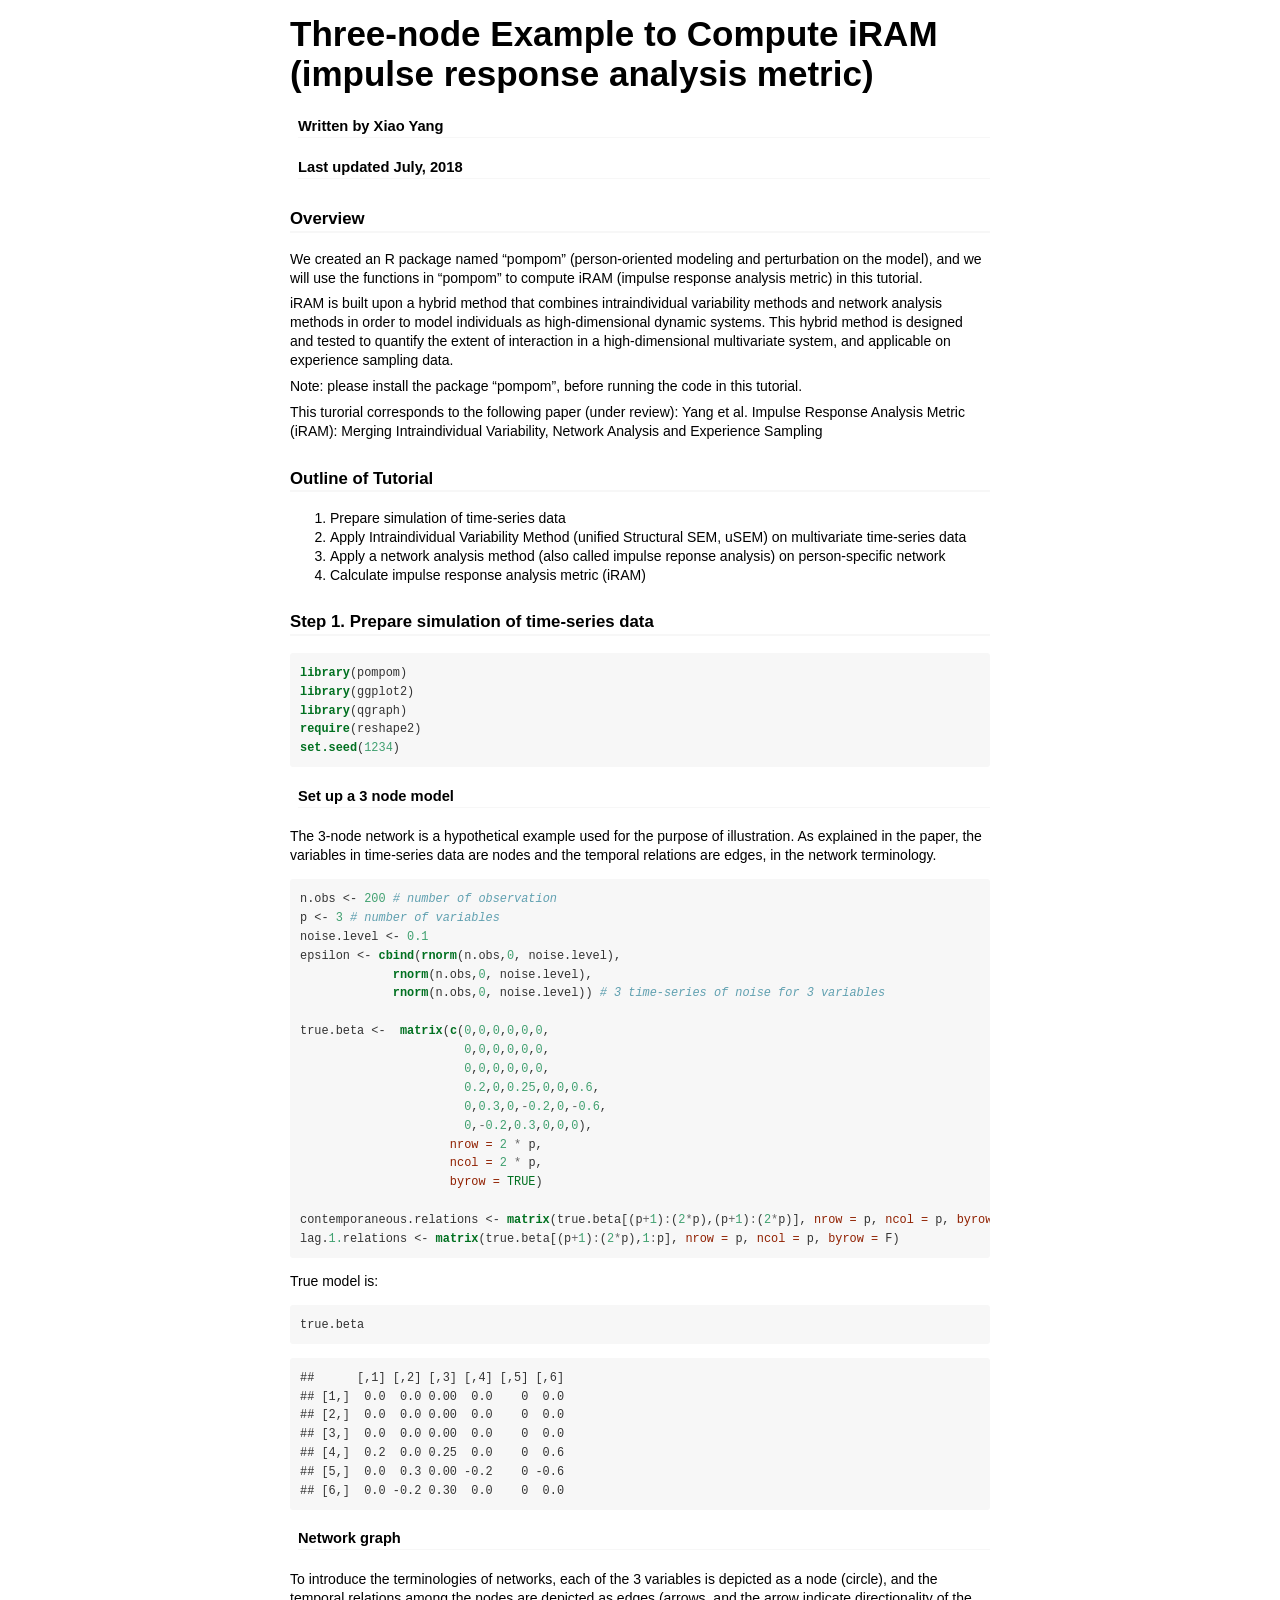
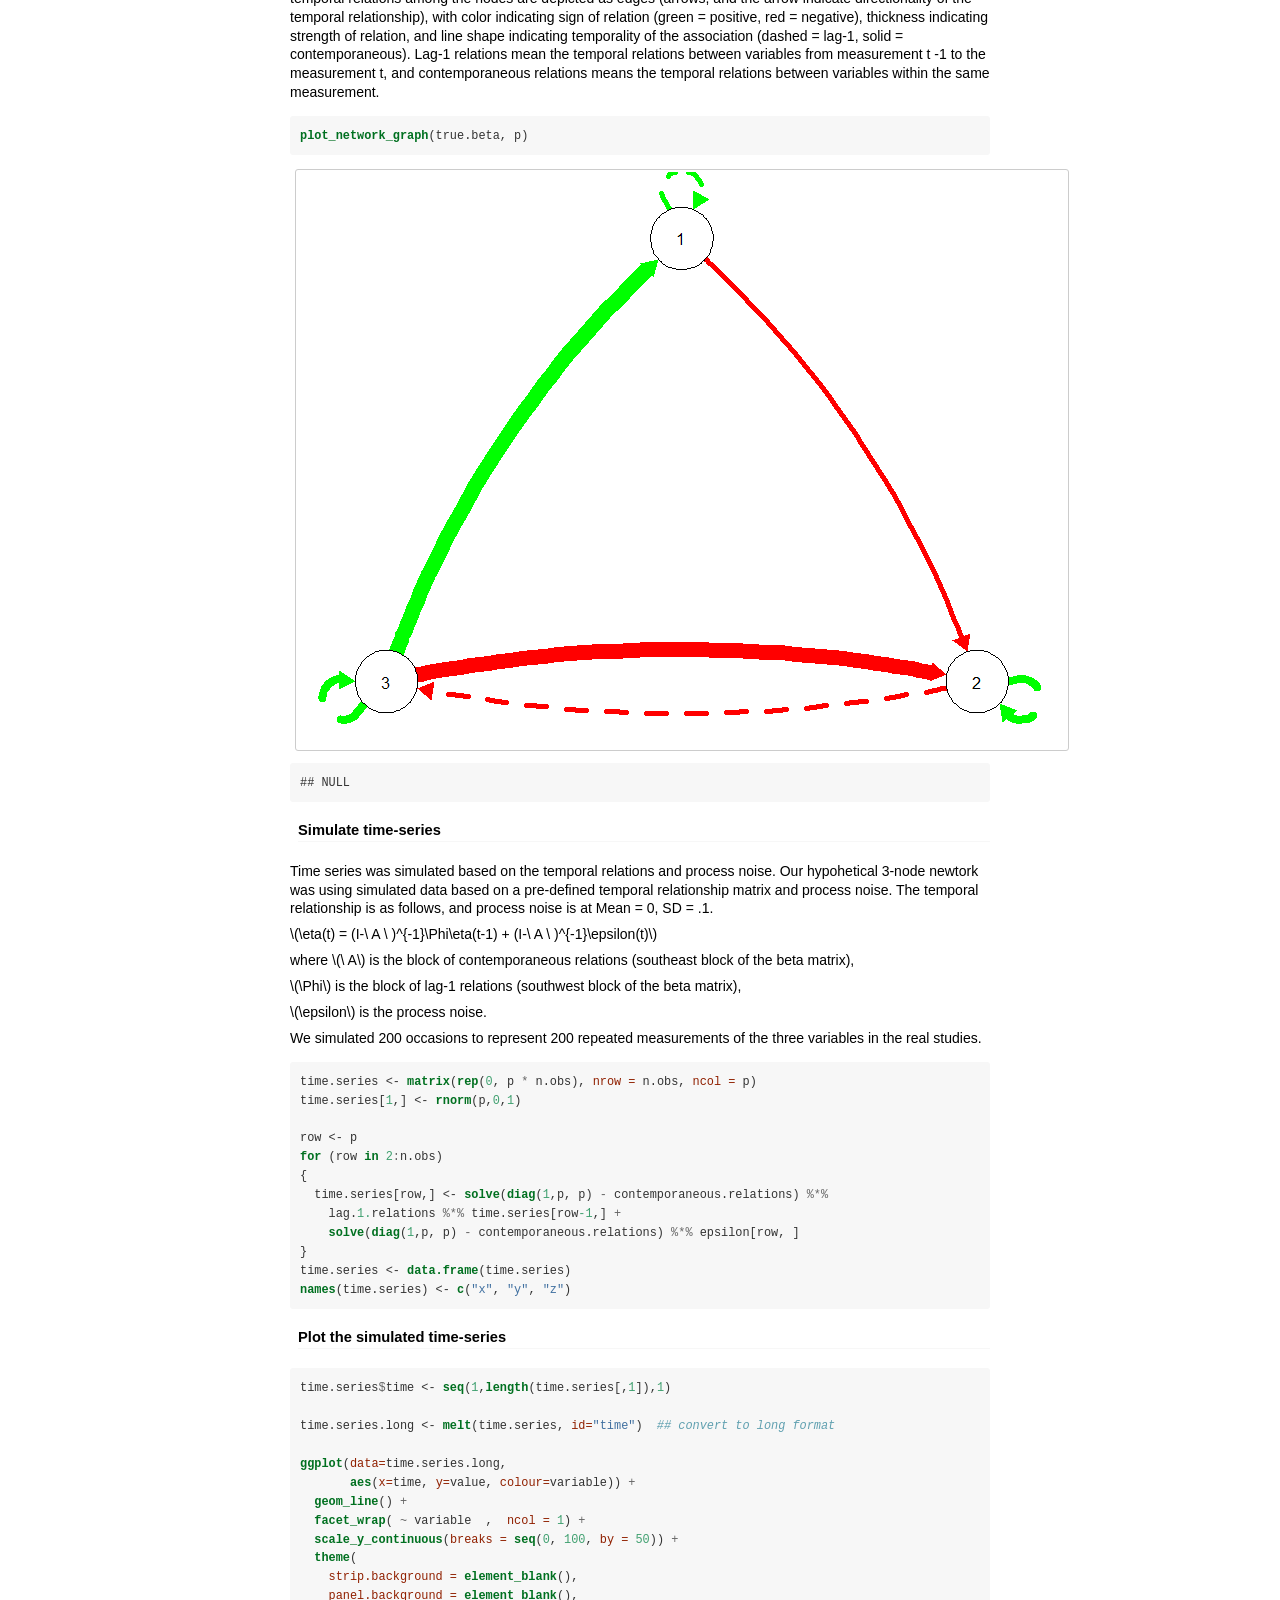
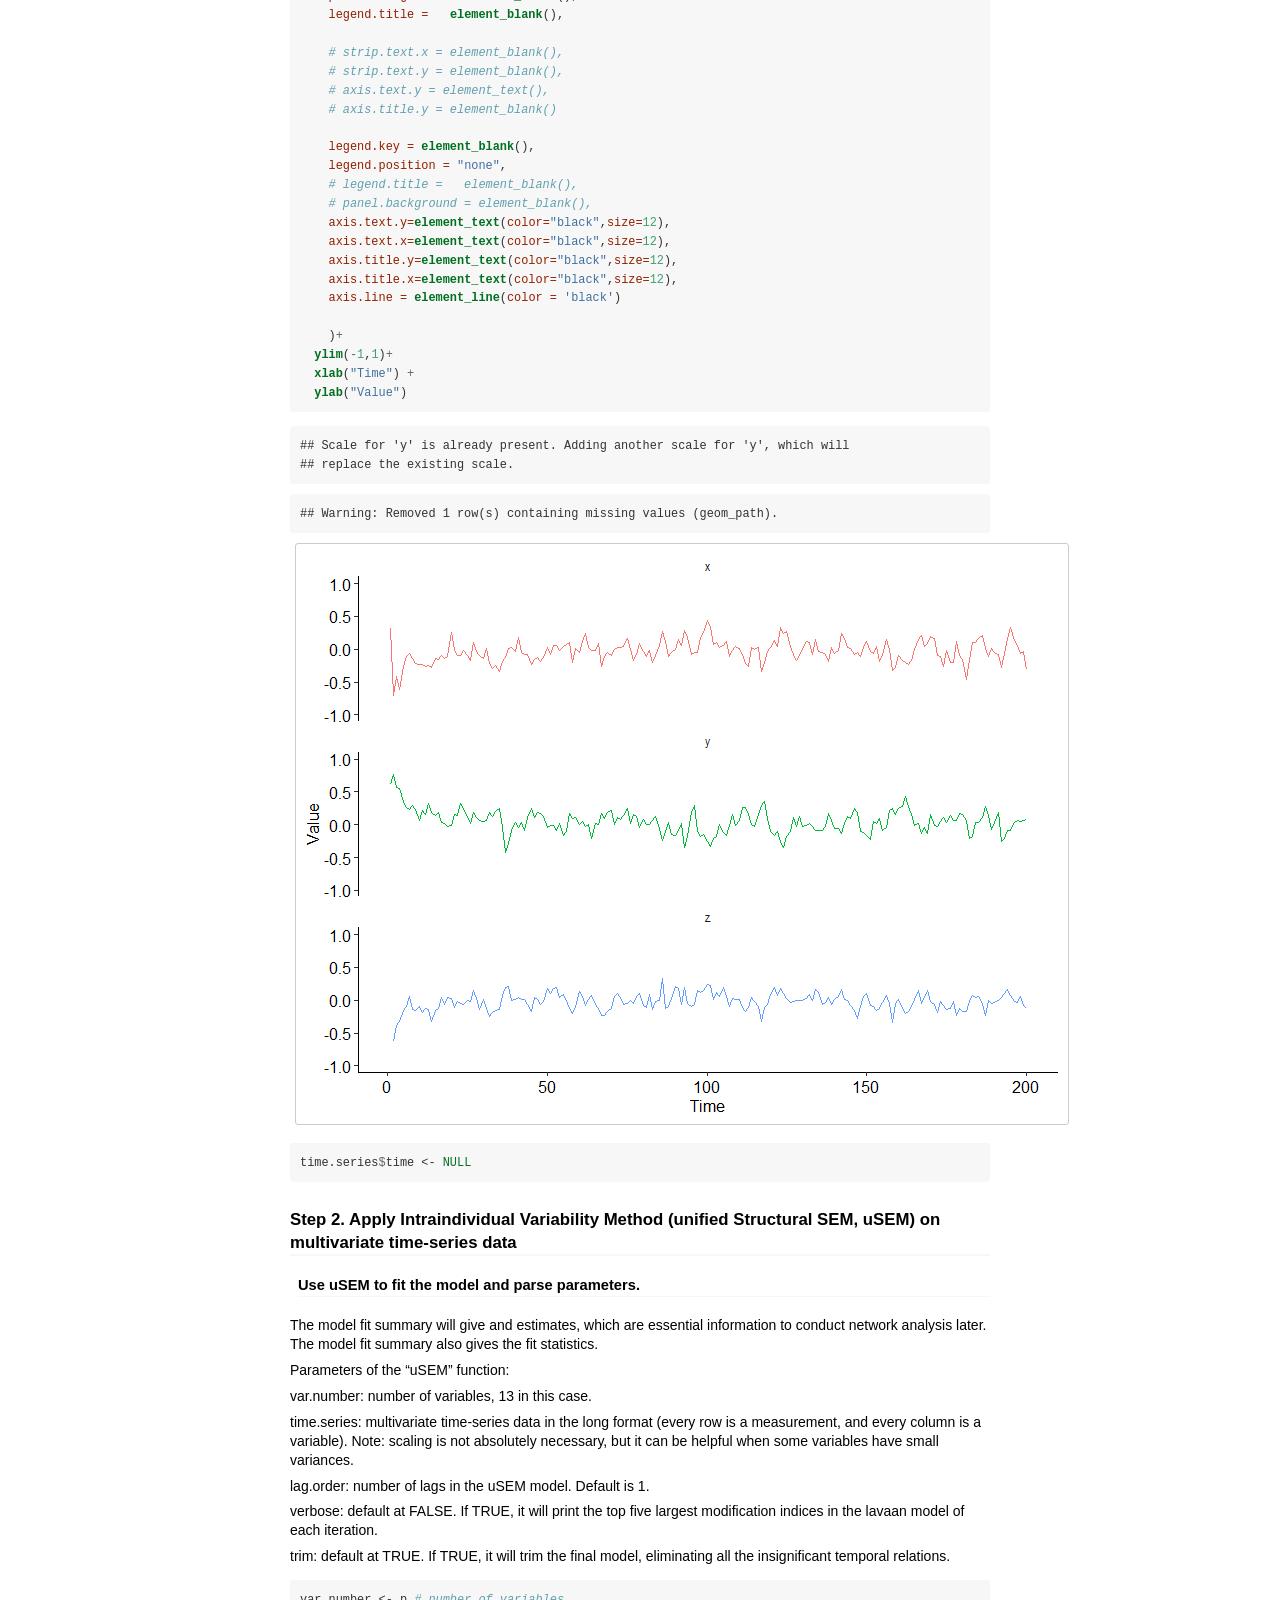
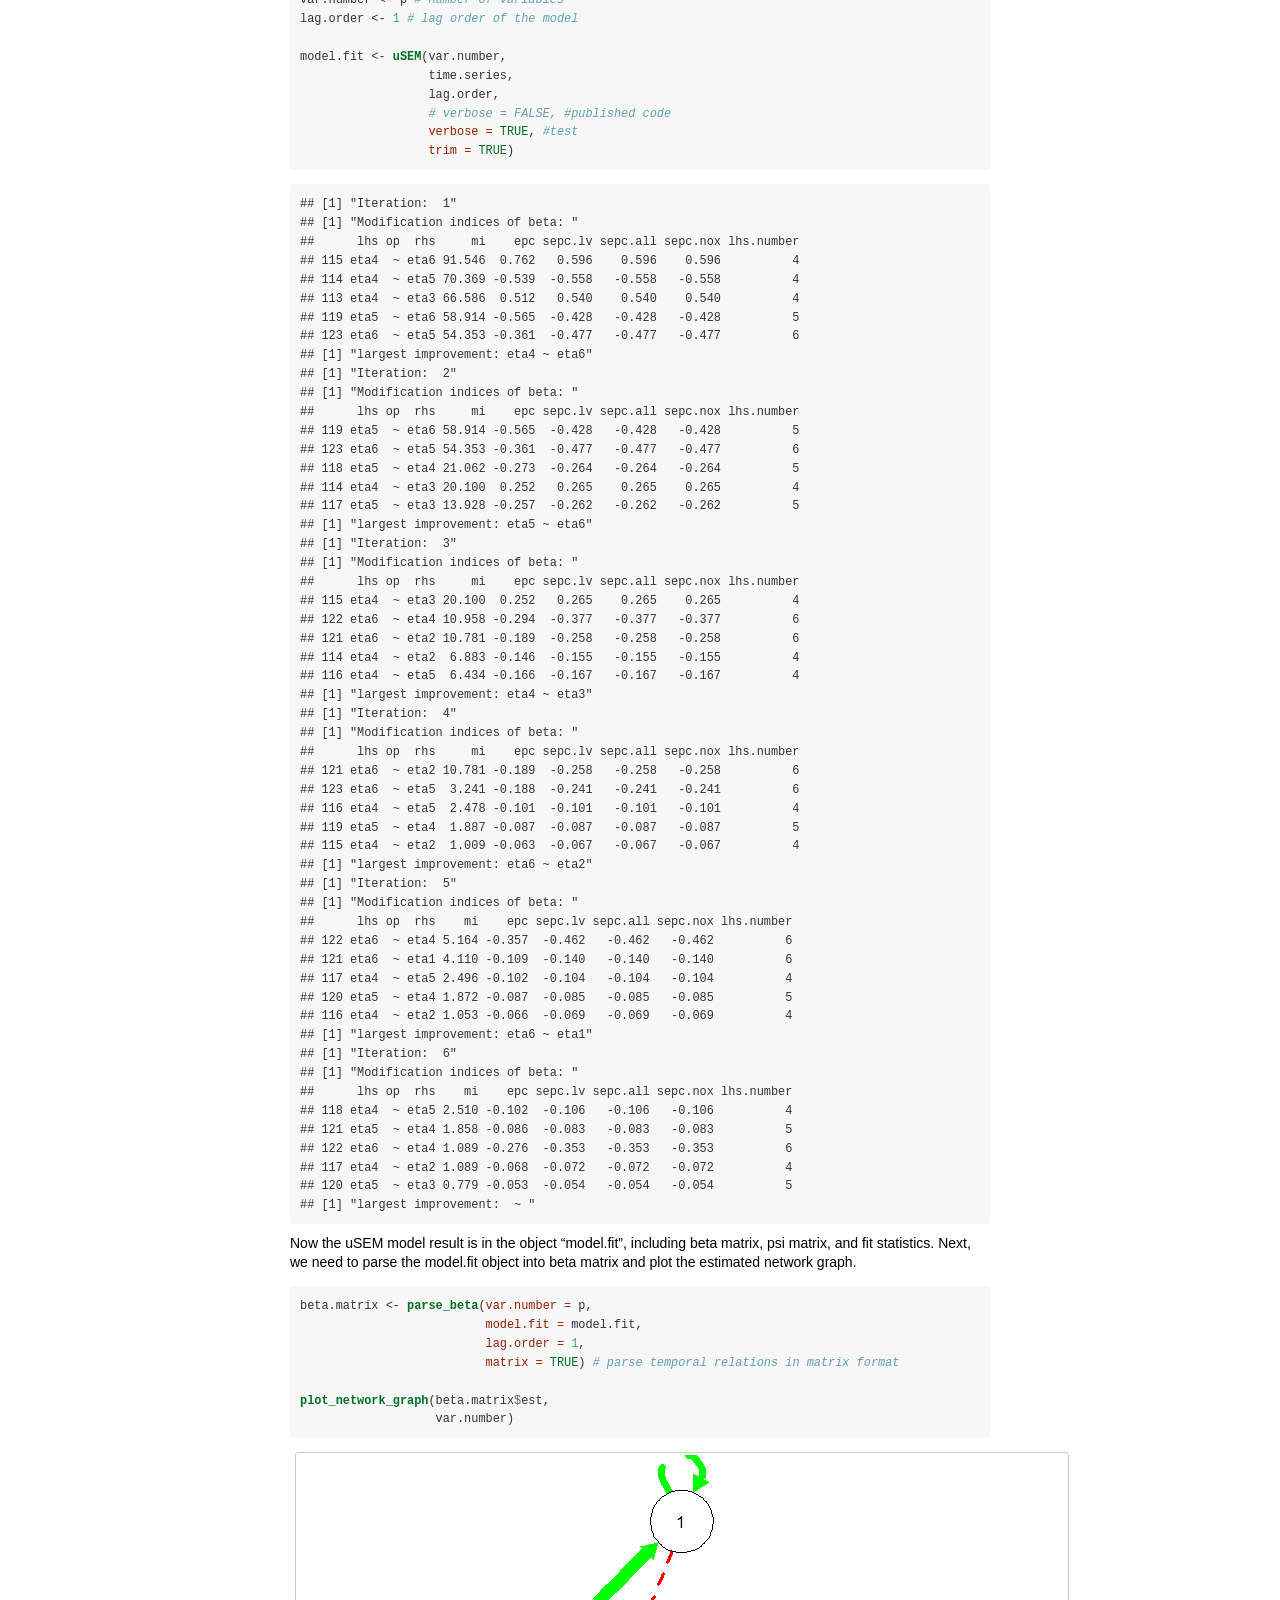
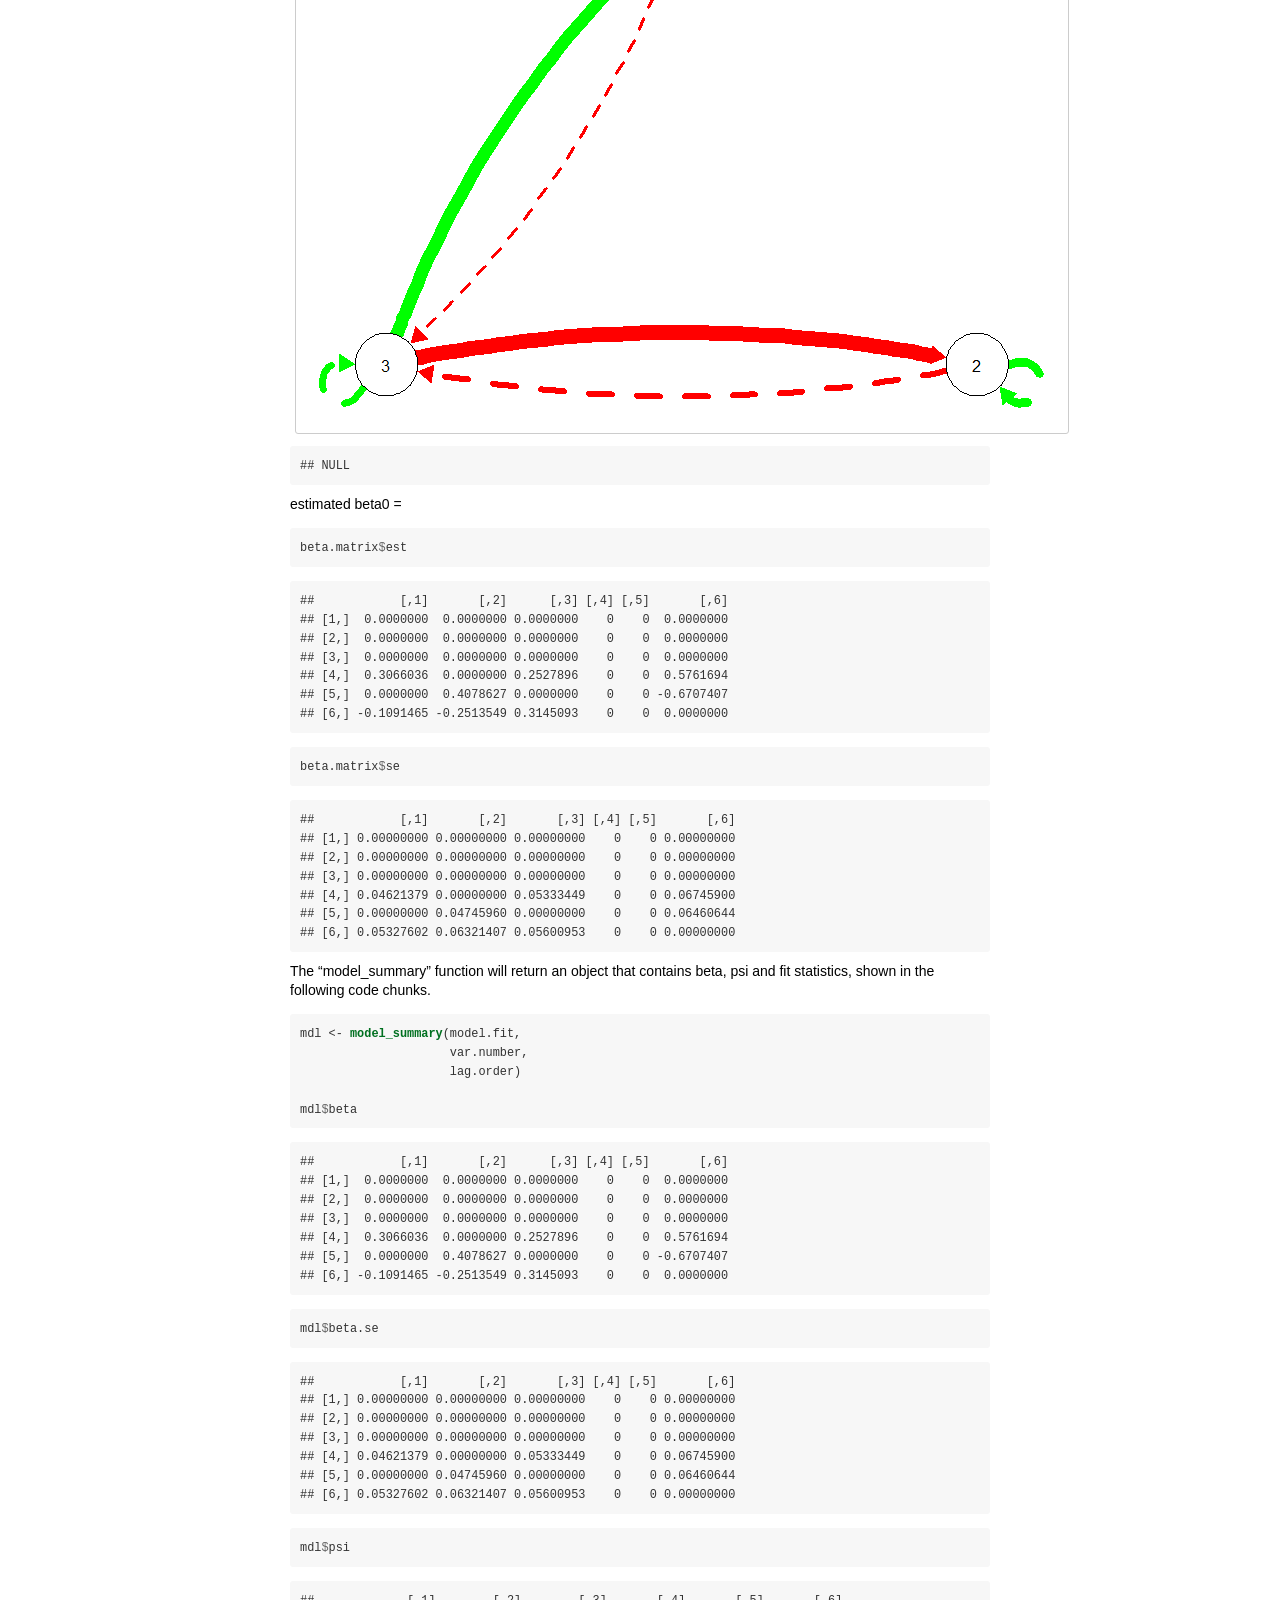
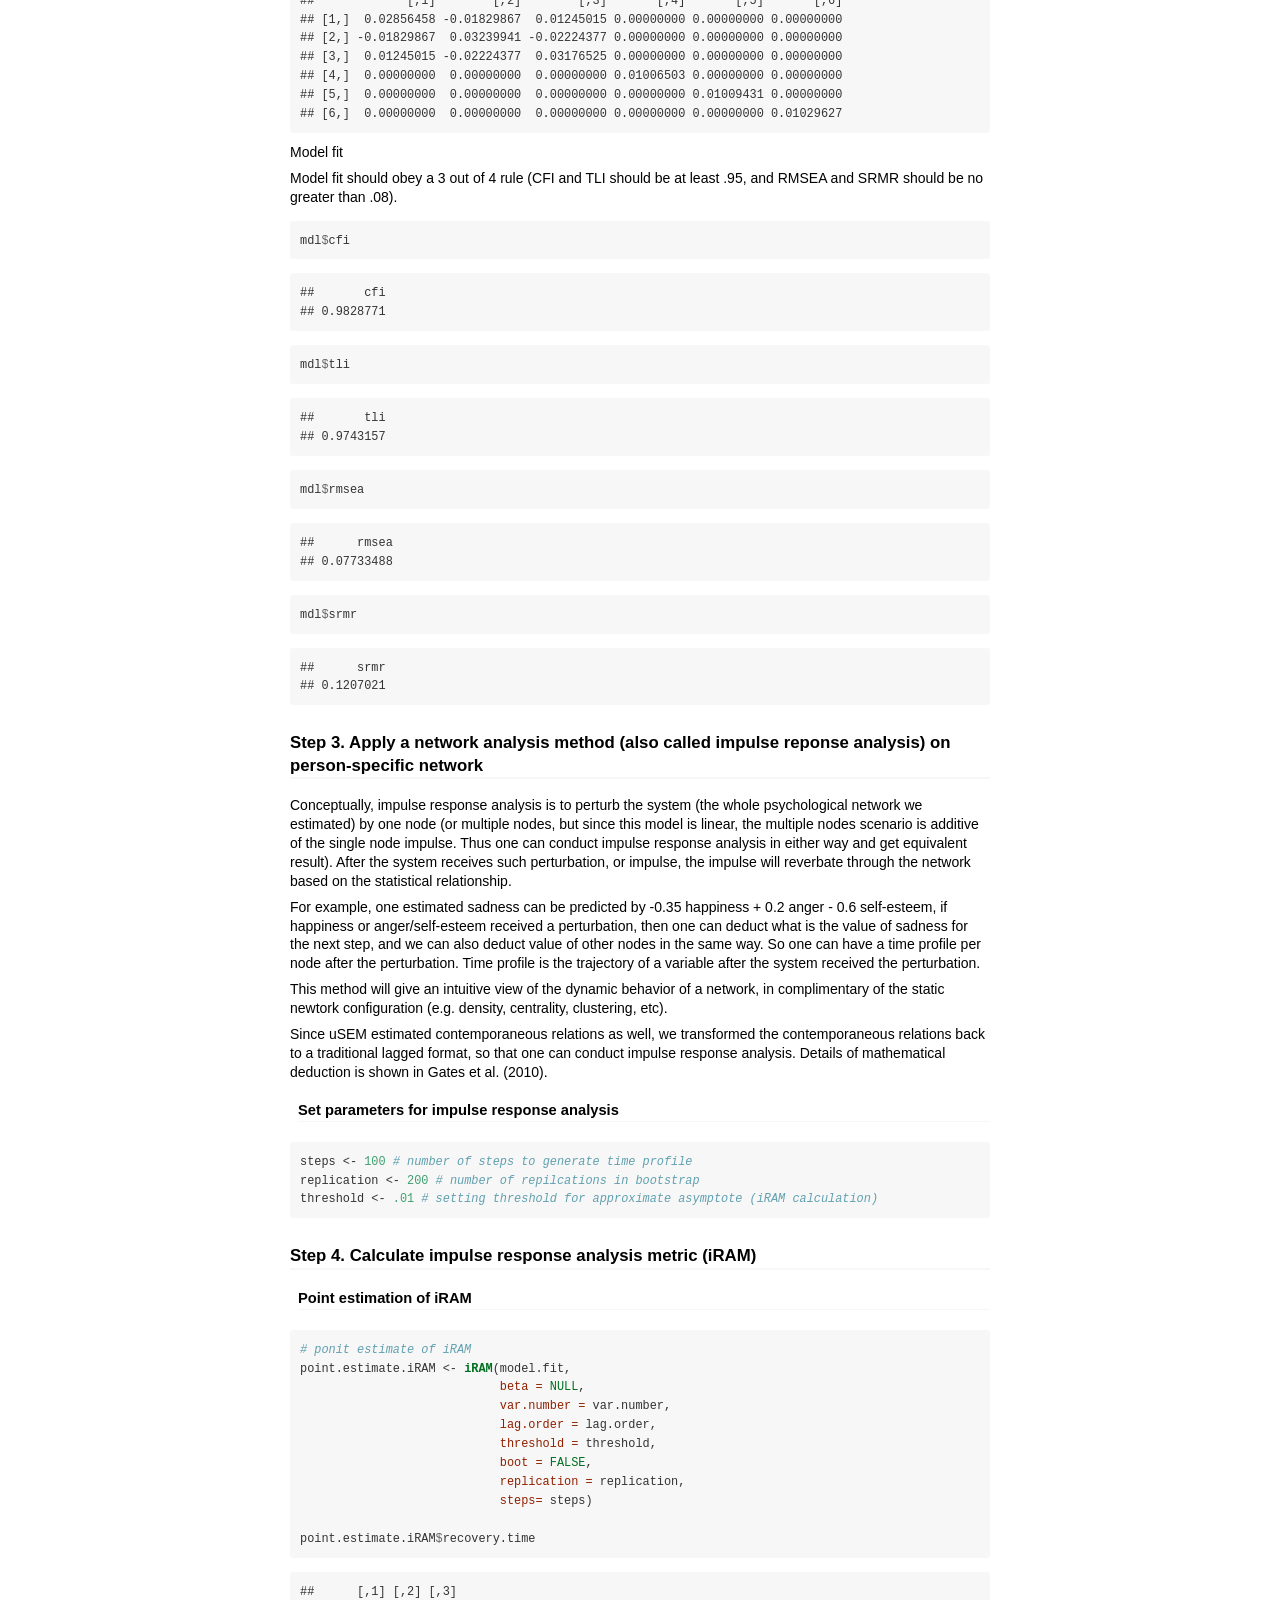
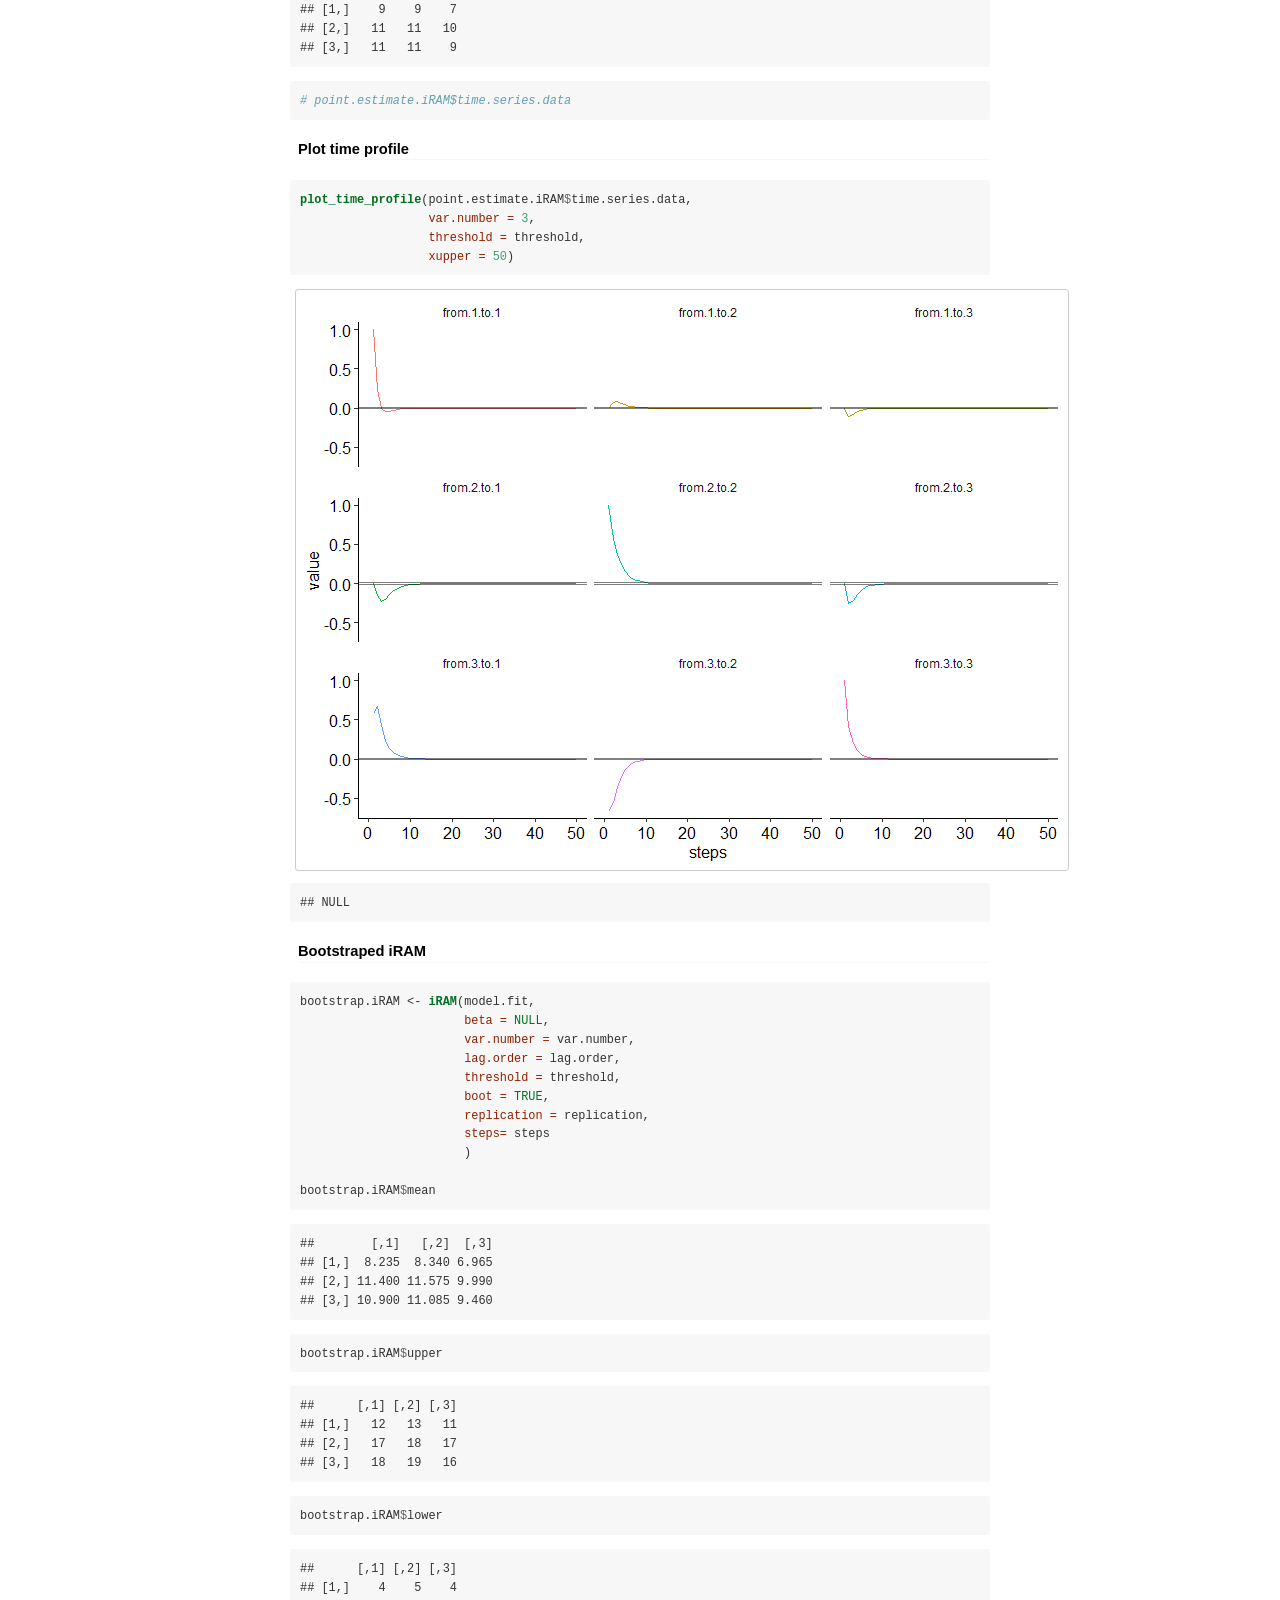
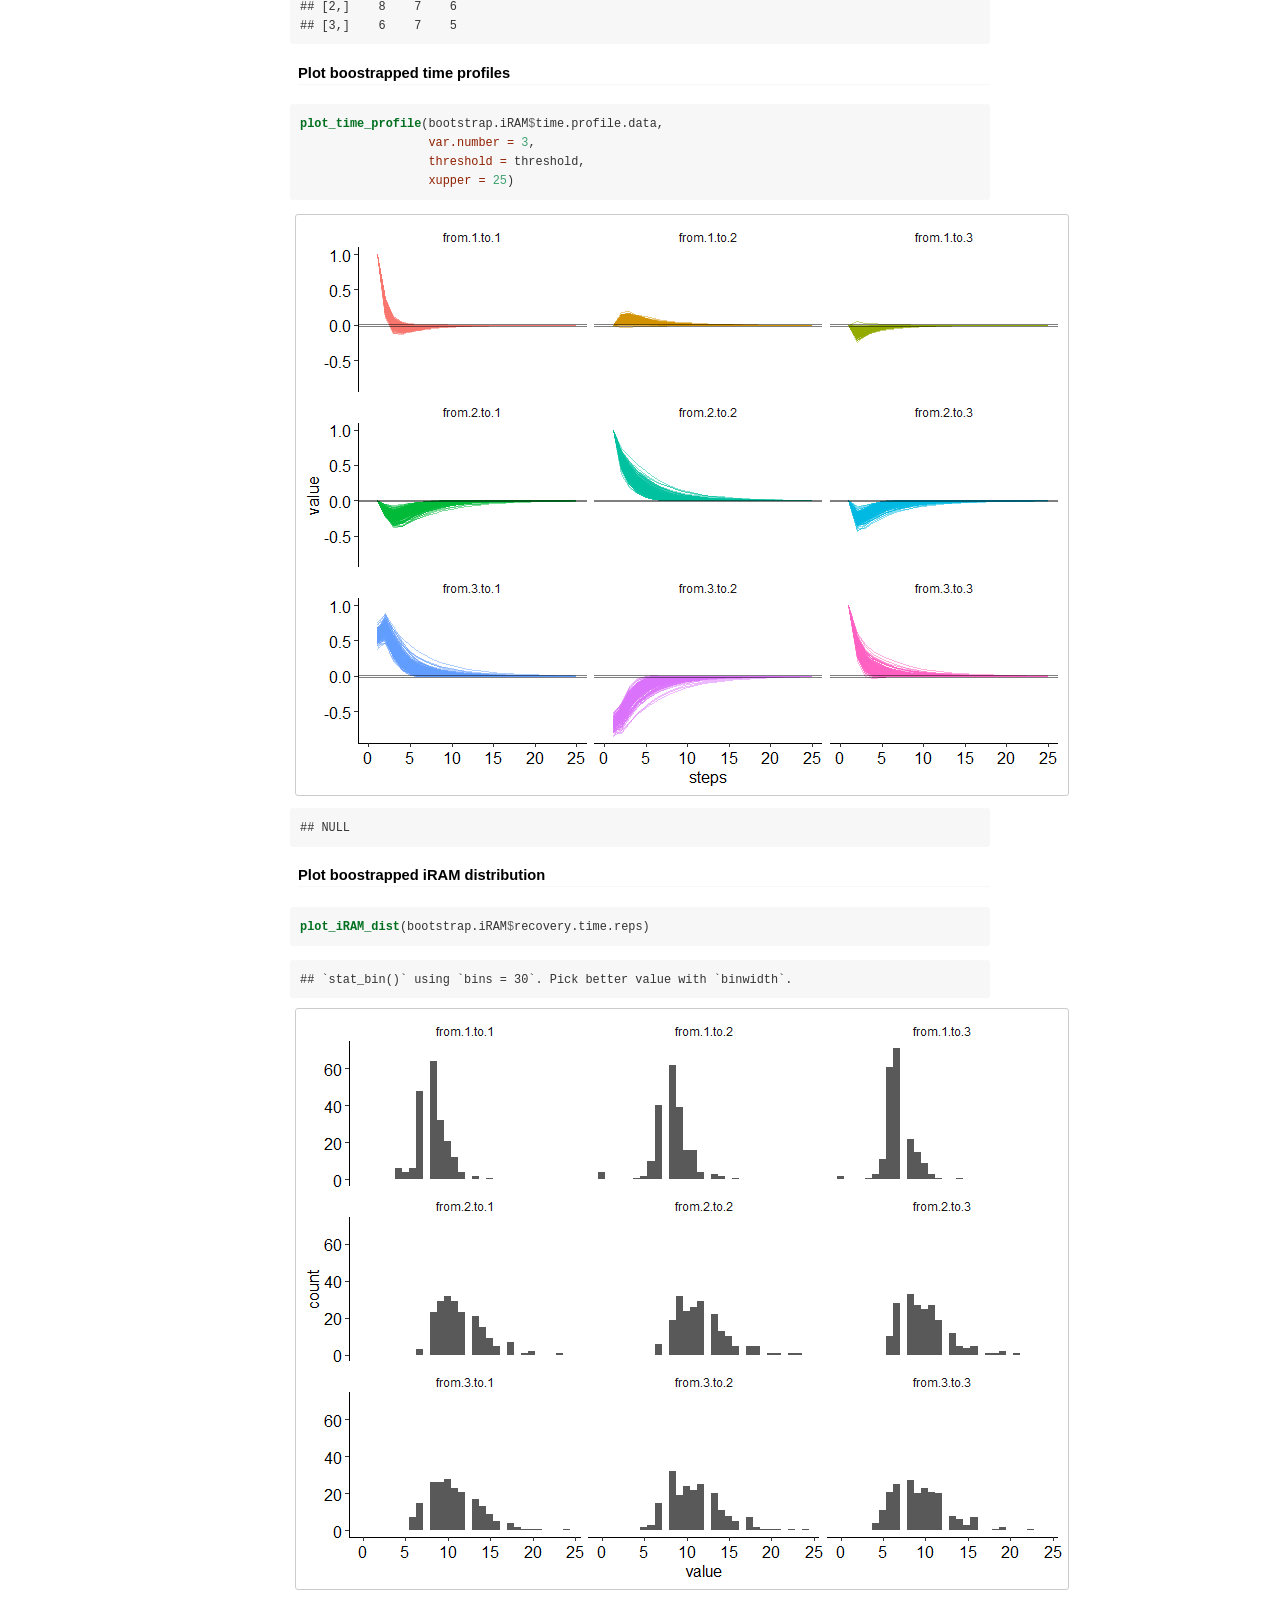
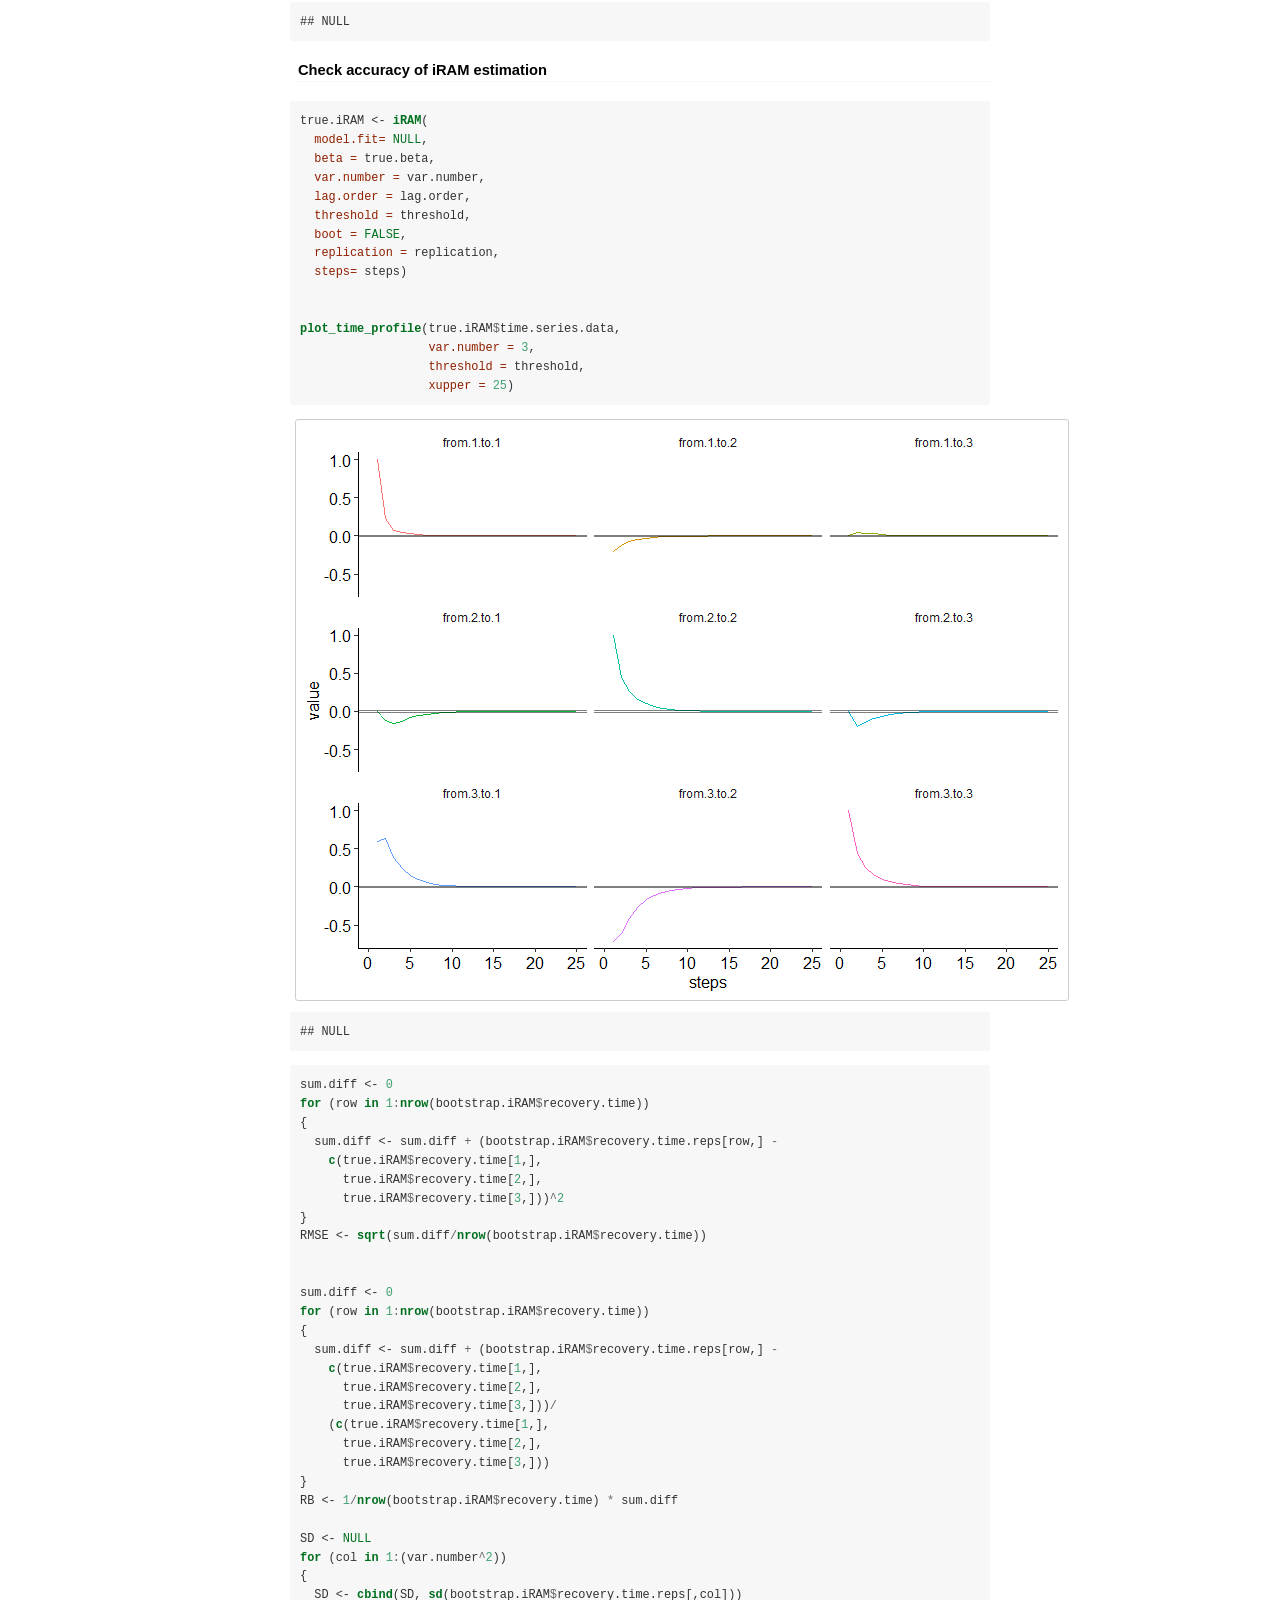
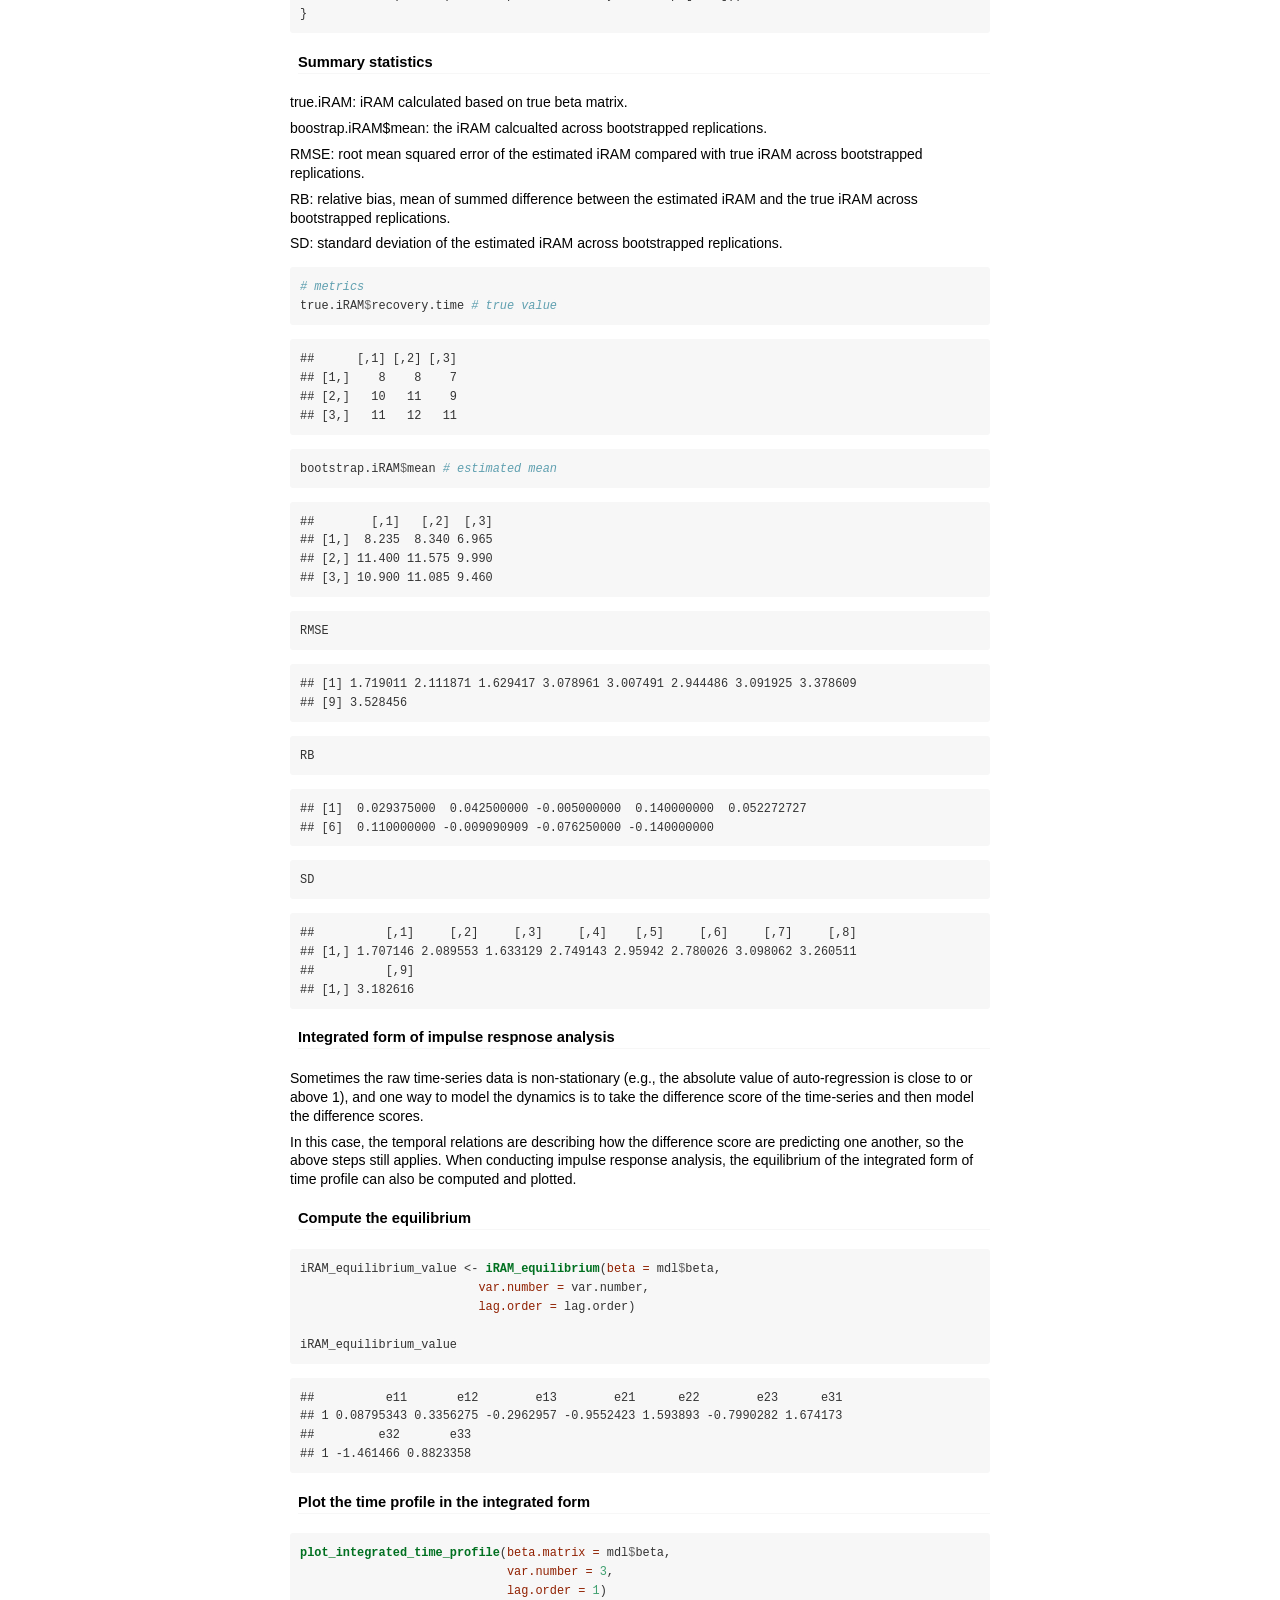
<file: Three_node_exmaple.html>
<!DOCTYPE html>

<html>

<head>

<meta charset="utf-8" />
<meta name="generator" content="pandoc" />
<meta http-equiv="X-UA-Compatible" content="IE=EDGE" />

<meta name="viewport" content="width=device-width, initial-scale=1" />

<meta name="author" content="Written by Xiao Yang" />


<title>Three-node Example to Compute iRAM (impulse response analysis metric)</title>

<script>// Pandoc 2.9 adds attributes on both header and div. We remove the former (to
// be compatible with the behavior of Pandoc < 2.8).
document.addEventListener('DOMContentLoaded', function(e) {
  var hs = document.querySelectorAll("div.section[class*='level'] > :first-child");
  var i, h, a;
  for (i = 0; i < hs.length; i++) {
    h = hs[i];
    if (!/^h[1-6]$/i.test(h.tagName)) continue;  // it should be a header h1-h6
    a = h.attributes;
    while (a.length > 0) h.removeAttribute(a[0].name);
  }
});
</script>

<style type="text/css">
  code{white-space: pre-wrap;}
  span.smallcaps{font-variant: small-caps;}
  span.underline{text-decoration: underline;}
  div.column{display: inline-block; vertical-align: top; width: 50%;}
  div.hanging-indent{margin-left: 1.5em; text-indent: -1.5em;}
  ul.task-list{list-style: none;}
    </style>


<style type="text/css">code{white-space: pre;}</style>
<style type="text/css" data-origin="pandoc">
pre > code.sourceCode { white-space: pre; position: relative; }
pre > code.sourceCode > span { display: inline-block; line-height: 1.25; }
pre > code.sourceCode > span:empty { height: 1.2em; }
code.sourceCode > span { color: inherit; text-decoration: inherit; }
div.sourceCode { margin: 1em 0; }
pre.sourceCode { margin: 0; }
@media screen {
div.sourceCode { overflow: auto; }
}
@media print {
pre > code.sourceCode { white-space: pre-wrap; }
pre > code.sourceCode > span { text-indent: -5em; padding-left: 5em; }
}
pre.numberSource code
  { counter-reset: source-line 0; }
pre.numberSource code > span
  { position: relative; left: -4em; counter-increment: source-line; }
pre.numberSource code > span > a:first-child::before
  { content: counter(source-line);
    position: relative; left: -1em; text-align: right; vertical-align: baseline;
    border: none; display: inline-block;
    -webkit-touch-callout: none; -webkit-user-select: none;
    -khtml-user-select: none; -moz-user-select: none;
    -ms-user-select: none; user-select: none;
    padding: 0 4px; width: 4em;
    color: #aaaaaa;
  }
pre.numberSource { margin-left: 3em; border-left: 1px solid #aaaaaa;  padding-left: 4px; }
div.sourceCode
  {   }
@media screen {
pre > code.sourceCode > span > a:first-child::before { text-decoration: underline; }
}
code span.al { color: #ff0000; font-weight: bold; } /* Alert */
code span.an { color: #60a0b0; font-weight: bold; font-style: italic; } /* Annotation */
code span.at { color: #7d9029; } /* Attribute */
code span.bn { color: #40a070; } /* BaseN */
code span.bu { } /* BuiltIn */
code span.cf { color: #007020; font-weight: bold; } /* ControlFlow */
code span.ch { color: #4070a0; } /* Char */
code span.cn { color: #880000; } /* Constant */
code span.co { color: #60a0b0; font-style: italic; } /* Comment */
code span.cv { color: #60a0b0; font-weight: bold; font-style: italic; } /* CommentVar */
code span.do { color: #ba2121; font-style: italic; } /* Documentation */
code span.dt { color: #902000; } /* DataType */
code span.dv { color: #40a070; } /* DecVal */
code span.er { color: #ff0000; font-weight: bold; } /* Error */
code span.ex { } /* Extension */
code span.fl { color: #40a070; } /* Float */
code span.fu { color: #06287e; } /* Function */
code span.im { } /* Import */
code span.in { color: #60a0b0; font-weight: bold; font-style: italic; } /* Information */
code span.kw { color: #007020; font-weight: bold; } /* Keyword */
code span.op { color: #666666; } /* Operator */
code span.ot { color: #007020; } /* Other */
code span.pp { color: #bc7a00; } /* Preprocessor */
code span.sc { color: #4070a0; } /* SpecialChar */
code span.ss { color: #bb6688; } /* SpecialString */
code span.st { color: #4070a0; } /* String */
code span.va { color: #19177c; } /* Variable */
code span.vs { color: #4070a0; } /* VerbatimString */
code span.wa { color: #60a0b0; font-weight: bold; font-style: italic; } /* Warning */

</style>
<script>
// apply pandoc div.sourceCode style to pre.sourceCode instead
(function() {
  var sheets = document.styleSheets;
  for (var i = 0; i < sheets.length; i++) {
    if (sheets[i].ownerNode.dataset["origin"] !== "pandoc") continue;
    try { var rules = sheets[i].cssRules; } catch (e) { continue; }
    for (var j = 0; j < rules.length; j++) {
      var rule = rules[j];
      // check if there is a div.sourceCode rule
      if (rule.type !== rule.STYLE_RULE || rule.selectorText !== "div.sourceCode") continue;
      var style = rule.style.cssText;
      // check if color or background-color is set
      if (rule.style.color === '' && rule.style.backgroundColor === '') continue;
      // replace div.sourceCode by a pre.sourceCode rule
      sheets[i].deleteRule(j);
      sheets[i].insertRule('pre.sourceCode{' + style + '}', j);
    }
  }
})();
</script>




<style type="text/css">body {
background-color: #fff;
margin: 1em auto;
max-width: 700px;
overflow: visible;
padding-left: 2em;
padding-right: 2em;
font-family: "Open Sans", "Helvetica Neue", Helvetica, Arial, sans-serif;
font-size: 14px;
line-height: 1.35;
}
#TOC {
clear: both;
margin: 0 0 10px 10px;
padding: 4px;
width: 400px;
border: 1px solid #CCCCCC;
border-radius: 5px;
background-color: #f6f6f6;
font-size: 13px;
line-height: 1.3;
}
#TOC .toctitle {
font-weight: bold;
font-size: 15px;
margin-left: 5px;
}
#TOC ul {
padding-left: 40px;
margin-left: -1.5em;
margin-top: 5px;
margin-bottom: 5px;
}
#TOC ul ul {
margin-left: -2em;
}
#TOC li {
line-height: 16px;
}
table {
margin: 1em auto;
border-width: 1px;
border-color: #DDDDDD;
border-style: outset;
border-collapse: collapse;
}
table th {
border-width: 2px;
padding: 5px;
border-style: inset;
}
table td {
border-width: 1px;
border-style: inset;
line-height: 18px;
padding: 5px 5px;
}
table, table th, table td {
border-left-style: none;
border-right-style: none;
}
table thead, table tr.even {
background-color: #f7f7f7;
}
p {
margin: 0.5em 0;
}
blockquote {
background-color: #f6f6f6;
padding: 0.25em 0.75em;
}
hr {
border-style: solid;
border: none;
border-top: 1px solid #777;
margin: 28px 0;
}
dl {
margin-left: 0;
}
dl dd {
margin-bottom: 13px;
margin-left: 13px;
}
dl dt {
font-weight: bold;
}
ul {
margin-top: 0;
}
ul li {
list-style: circle outside;
}
ul ul {
margin-bottom: 0;
}
pre, code {
background-color: #f7f7f7;
border-radius: 3px;
color: #333;
white-space: pre-wrap; 
}
pre {
border-radius: 3px;
margin: 5px 0px 10px 0px;
padding: 10px;
}
pre:not([class]) {
background-color: #f7f7f7;
}
code {
font-family: Consolas, Monaco, 'Courier New', monospace;
font-size: 85%;
}
p > code, li > code {
padding: 2px 0px;
}
div.figure {
text-align: center;
}
img {
background-color: #FFFFFF;
padding: 2px;
border: 1px solid #DDDDDD;
border-radius: 3px;
border: 1px solid #CCCCCC;
margin: 0 5px;
}
h1 {
margin-top: 0;
font-size: 35px;
line-height: 40px;
}
h2 {
border-bottom: 4px solid #f7f7f7;
padding-top: 10px;
padding-bottom: 2px;
font-size: 145%;
}
h3 {
border-bottom: 2px solid #f7f7f7;
padding-top: 10px;
font-size: 120%;
}
h4 {
border-bottom: 1px solid #f7f7f7;
margin-left: 8px;
font-size: 105%;
}
h5, h6 {
border-bottom: 1px solid #ccc;
font-size: 105%;
}
a {
color: #0033dd;
text-decoration: none;
}
a:hover {
color: #6666ff; }
a:visited {
color: #800080; }
a:visited:hover {
color: #BB00BB; }
a[href^="http:"] {
text-decoration: underline; }
a[href^="https:"] {
text-decoration: underline; }

code > span.kw { color: #555; font-weight: bold; } 
code > span.dt { color: #902000; } 
code > span.dv { color: #40a070; } 
code > span.bn { color: #d14; } 
code > span.fl { color: #d14; } 
code > span.ch { color: #d14; } 
code > span.st { color: #d14; } 
code > span.co { color: #888888; font-style: italic; } 
code > span.ot { color: #007020; } 
code > span.al { color: #ff0000; font-weight: bold; } 
code > span.fu { color: #900; font-weight: bold; } 
code > span.er { color: #a61717; background-color: #e3d2d2; } 
</style>




</head>

<body>




<h1 class="title toc-ignore">Three-node Example to Compute iRAM (impulse response analysis metric)</h1>
<h4 class="author">Written by Xiao Yang</h4>
<h4 class="date">Last updated July, 2018</h4>



<div id="overview" class="section level3">
<h3>Overview</h3>
<p>We created an R package named “pompom” (person-oriented modeling and perturbation on the model), and we will use the functions in “pompom” to compute iRAM (impulse response analysis metric) in this tutorial.</p>
<p>iRAM is built upon a hybrid method that combines intraindividual variability methods and network analysis methods in order to model individuals as high-dimensional dynamic systems. This hybrid method is designed and tested to quantify the extent of interaction in a high-dimensional multivariate system, and applicable on experience sampling data.</p>
<p>Note: please install the package “pompom”, before running the code in this tutorial.</p>
<p>This turorial corresponds to the following paper (under review): Yang et al. Impulse Response Analysis Metric (iRAM): Merging Intraindividual Variability, Network Analysis and Experience Sampling</p>
</div>
<div id="outline-of-tutorial" class="section level3">
<h3>Outline of Tutorial</h3>
<ol style="list-style-type: decimal">
<li>Prepare simulation of time-series data</li>
<li>Apply Intraindividual Variability Method (unified Structural SEM, uSEM) on multivariate time-series data</li>
<li>Apply a network analysis method (also called impulse reponse analysis) on person-specific network</li>
<li>Calculate impulse response analysis metric (iRAM)</li>
</ol>
</div>
<div id="step-1.-prepare-simulation-of-time-series-data" class="section level3">
<h3>Step 1. Prepare simulation of time-series data</h3>
<div class="sourceCode" id="cb1"><pre class="sourceCode r"><code class="sourceCode r"><span id="cb1-1"><a href="#cb1-1" aria-hidden="true"></a><span class="kw">library</span>(pompom)</span>
<span id="cb1-2"><a href="#cb1-2" aria-hidden="true"></a><span class="kw">library</span>(ggplot2)</span>
<span id="cb1-3"><a href="#cb1-3" aria-hidden="true"></a><span class="kw">library</span>(qgraph)</span>
<span id="cb1-4"><a href="#cb1-4" aria-hidden="true"></a><span class="kw">require</span>(reshape2)</span>
<span id="cb1-5"><a href="#cb1-5" aria-hidden="true"></a><span class="kw">set.seed</span>(<span class="dv">1234</span>)</span></code></pre></div>
<div id="set-up-a-3-node-model" class="section level4">
<h4>Set up a 3 node model</h4>
<p>The 3-node network is a hypothetical example used for the purpose of illustration. As explained in the paper, the variables in time-series data are nodes and the temporal relations are edges, in the network terminology.</p>
<div class="sourceCode" id="cb2"><pre class="sourceCode r"><code class="sourceCode r"><span id="cb2-1"><a href="#cb2-1" aria-hidden="true"></a>n.obs &lt;-<span class="st"> </span><span class="dv">200</span> <span class="co"># number of observation</span></span>
<span id="cb2-2"><a href="#cb2-2" aria-hidden="true"></a>p &lt;-<span class="st"> </span><span class="dv">3</span> <span class="co"># number of variables</span></span>
<span id="cb2-3"><a href="#cb2-3" aria-hidden="true"></a>noise.level &lt;-<span class="st"> </span><span class="fl">0.1</span></span>
<span id="cb2-4"><a href="#cb2-4" aria-hidden="true"></a>epsilon &lt;-<span class="st"> </span><span class="kw">cbind</span>(<span class="kw">rnorm</span>(n.obs,<span class="dv">0</span>, noise.level), </span>
<span id="cb2-5"><a href="#cb2-5" aria-hidden="true"></a>             <span class="kw">rnorm</span>(n.obs,<span class="dv">0</span>, noise.level), </span>
<span id="cb2-6"><a href="#cb2-6" aria-hidden="true"></a>             <span class="kw">rnorm</span>(n.obs,<span class="dv">0</span>, noise.level)) <span class="co"># 3 time-series of noise for 3 variables</span></span>
<span id="cb2-7"><a href="#cb2-7" aria-hidden="true"></a></span>
<span id="cb2-8"><a href="#cb2-8" aria-hidden="true"></a>true.beta &lt;-<span class="st">  </span><span class="kw">matrix</span>(<span class="kw">c</span>(<span class="dv">0</span>,<span class="dv">0</span>,<span class="dv">0</span>,<span class="dv">0</span>,<span class="dv">0</span>,<span class="dv">0</span>,</span>
<span id="cb2-9"><a href="#cb2-9" aria-hidden="true"></a>                       <span class="dv">0</span>,<span class="dv">0</span>,<span class="dv">0</span>,<span class="dv">0</span>,<span class="dv">0</span>,<span class="dv">0</span>,</span>
<span id="cb2-10"><a href="#cb2-10" aria-hidden="true"></a>                       <span class="dv">0</span>,<span class="dv">0</span>,<span class="dv">0</span>,<span class="dv">0</span>,<span class="dv">0</span>,<span class="dv">0</span>,</span>
<span id="cb2-11"><a href="#cb2-11" aria-hidden="true"></a>                       <span class="fl">0.2</span>,<span class="dv">0</span>,<span class="fl">0.25</span>,<span class="dv">0</span>,<span class="dv">0</span>,<span class="fl">0.6</span>, </span>
<span id="cb2-12"><a href="#cb2-12" aria-hidden="true"></a>                       <span class="dv">0</span>,<span class="fl">0.3</span>,<span class="dv">0</span>,<span class="op">-</span><span class="fl">0.2</span>,<span class="dv">0</span>,<span class="op">-</span><span class="fl">0.6</span>, </span>
<span id="cb2-13"><a href="#cb2-13" aria-hidden="true"></a>                       <span class="dv">0</span>,<span class="op">-</span><span class="fl">0.2</span>,<span class="fl">0.3</span>,<span class="dv">0</span>,<span class="dv">0</span>,<span class="dv">0</span>), </span>
<span id="cb2-14"><a href="#cb2-14" aria-hidden="true"></a>                     <span class="dt">nrow =</span> <span class="dv">2</span> <span class="op">*</span><span class="st"> </span>p, </span>
<span id="cb2-15"><a href="#cb2-15" aria-hidden="true"></a>                     <span class="dt">ncol =</span> <span class="dv">2</span> <span class="op">*</span><span class="st"> </span>p, </span>
<span id="cb2-16"><a href="#cb2-16" aria-hidden="true"></a>                     <span class="dt">byrow =</span> <span class="ot">TRUE</span>)</span>
<span id="cb2-17"><a href="#cb2-17" aria-hidden="true"></a></span>
<span id="cb2-18"><a href="#cb2-18" aria-hidden="true"></a>contemporaneous.relations &lt;-<span class="st"> </span><span class="kw">matrix</span>(true.beta[(p<span class="op">+</span><span class="dv">1</span>)<span class="op">:</span>(<span class="dv">2</span><span class="op">*</span>p),(p<span class="op">+</span><span class="dv">1</span>)<span class="op">:</span>(<span class="dv">2</span><span class="op">*</span>p)], <span class="dt">nrow =</span> p, <span class="dt">ncol =</span> p, <span class="dt">byrow =</span> F)</span>
<span id="cb2-19"><a href="#cb2-19" aria-hidden="true"></a>lag.<span class="fl">1.</span>relations &lt;-<span class="st"> </span><span class="kw">matrix</span>(true.beta[(p<span class="op">+</span><span class="dv">1</span>)<span class="op">:</span>(<span class="dv">2</span><span class="op">*</span>p),<span class="dv">1</span><span class="op">:</span>p], <span class="dt">nrow =</span> p, <span class="dt">ncol =</span> p, <span class="dt">byrow =</span> F)</span></code></pre></div>
<p>True model is:</p>
<div class="sourceCode" id="cb3"><pre class="sourceCode r"><code class="sourceCode r"><span id="cb3-1"><a href="#cb3-1" aria-hidden="true"></a>true.beta</span></code></pre></div>
<pre><code>##      [,1] [,2] [,3] [,4] [,5] [,6]
## [1,]  0.0  0.0 0.00  0.0    0  0.0
## [2,]  0.0  0.0 0.00  0.0    0  0.0
## [3,]  0.0  0.0 0.00  0.0    0  0.0
## [4,]  0.2  0.0 0.25  0.0    0  0.6
## [5,]  0.0  0.3 0.00 -0.2    0 -0.6
## [6,]  0.0 -0.2 0.30  0.0    0  0.0</code></pre>
</div>
<div id="network-graph" class="section level4">
<h4>Network graph</h4>
<p>To introduce the terminologies of networks, each of the 3 variables is depicted as a node (circle), and the temporal relations among the nodes are depicted as edges (arrows, and the arrow indicate directionality of the temporal relationship), with color indicating sign of relation (green = positive, red = negative), thickness indicating strength of relation, and line shape indicating temporality of the association (dashed = lag-1, solid = contemporaneous). Lag-1 relations mean the temporal relations between variables from measurement t -1 to the measurement t, and contemporaneous relations means the temporal relations between variables within the same measurement.</p>
<div class="sourceCode" id="cb5"><pre class="sourceCode r"><code class="sourceCode r"><span id="cb5-1"><a href="#cb5-1" aria-hidden="true"></a><span class="kw">plot_network_graph</span>(true.beta, p)</span></code></pre></div>
<p><img src="[data-uri]" /><!-- --></p>
<pre><code>## NULL</code></pre>
</div>
<div id="simulate-time-series" class="section level4">
<h4>Simulate time-series</h4>
<p>Time series was simulated based on the temporal relations and process noise. Our hypohetical 3-node newtork was using simulated data based on a pre-defined temporal relationship matrix and process noise. The temporal relationship is as follows, and process noise is at Mean = 0, SD = .1.</p>
<p><span class="math inline">\(\eta(t) = (I-\ A \ )^{-1}\Phi\eta(t-1) + (I-\ A \ )^{-1}\epsilon(t)\)</span></p>
<p>where <span class="math inline">\(\ A\)</span> is the block of contemporaneous relations (southeast block of the beta matrix),</p>
<p><span class="math inline">\(\Phi\)</span> is the block of lag-1 relations (southwest block of the beta matrix),</p>
<p><span class="math inline">\(\epsilon\)</span> is the process noise.</p>
<p>We simulated 200 occasions to represent 200 repeated measurements of the three variables in the real studies.</p>
<div class="sourceCode" id="cb7"><pre class="sourceCode r"><code class="sourceCode r"><span id="cb7-1"><a href="#cb7-1" aria-hidden="true"></a>time.series &lt;-<span class="st"> </span><span class="kw">matrix</span>(<span class="kw">rep</span>(<span class="dv">0</span>, p <span class="op">*</span><span class="st"> </span>n.obs), <span class="dt">nrow =</span> n.obs, <span class="dt">ncol =</span> p)</span>
<span id="cb7-2"><a href="#cb7-2" aria-hidden="true"></a>time.series[<span class="dv">1</span>,] &lt;-<span class="st"> </span><span class="kw">rnorm</span>(p,<span class="dv">0</span>,<span class="dv">1</span>)</span>
<span id="cb7-3"><a href="#cb7-3" aria-hidden="true"></a></span>
<span id="cb7-4"><a href="#cb7-4" aria-hidden="true"></a>row &lt;-<span class="st"> </span>p</span>
<span id="cb7-5"><a href="#cb7-5" aria-hidden="true"></a><span class="cf">for</span> (row <span class="cf">in</span> <span class="dv">2</span><span class="op">:</span>n.obs)</span>
<span id="cb7-6"><a href="#cb7-6" aria-hidden="true"></a>{</span>
<span id="cb7-7"><a href="#cb7-7" aria-hidden="true"></a>  time.series[row,] &lt;-<span class="st"> </span><span class="kw">solve</span>(<span class="kw">diag</span>(<span class="dv">1</span>,p, p) <span class="op">-</span><span class="st"> </span>contemporaneous.relations) <span class="op">%*%</span></span>
<span id="cb7-8"><a href="#cb7-8" aria-hidden="true"></a><span class="st">    </span>lag.<span class="fl">1.</span>relations <span class="op">%*%</span><span class="st"> </span>time.series[row<span class="dv">-1</span>,] <span class="op">+</span></span>
<span id="cb7-9"><a href="#cb7-9" aria-hidden="true"></a><span class="st">    </span><span class="kw">solve</span>(<span class="kw">diag</span>(<span class="dv">1</span>,p, p) <span class="op">-</span><span class="st"> </span>contemporaneous.relations) <span class="op">%*%</span><span class="st"> </span>epsilon[row, ]</span>
<span id="cb7-10"><a href="#cb7-10" aria-hidden="true"></a>}</span>
<span id="cb7-11"><a href="#cb7-11" aria-hidden="true"></a>time.series &lt;-<span class="st"> </span><span class="kw">data.frame</span>(time.series)</span>
<span id="cb7-12"><a href="#cb7-12" aria-hidden="true"></a><span class="kw">names</span>(time.series) &lt;-<span class="st"> </span><span class="kw">c</span>(<span class="st">&quot;x&quot;</span>, <span class="st">&quot;y&quot;</span>, <span class="st">&quot;z&quot;</span>)</span></code></pre></div>
</div>
<div id="plot-the-simulated-time-series" class="section level4">
<h4>Plot the simulated time-series</h4>
<div class="sourceCode" id="cb8"><pre class="sourceCode r"><code class="sourceCode r"><span id="cb8-1"><a href="#cb8-1" aria-hidden="true"></a>time.series<span class="op">$</span>time &lt;-<span class="st"> </span><span class="kw">seq</span>(<span class="dv">1</span>,<span class="kw">length</span>(time.series[,<span class="dv">1</span>]),<span class="dv">1</span>)</span>
<span id="cb8-2"><a href="#cb8-2" aria-hidden="true"></a></span>
<span id="cb8-3"><a href="#cb8-3" aria-hidden="true"></a>time.series.long &lt;-<span class="st"> </span><span class="kw">melt</span>(time.series, <span class="dt">id=</span><span class="st">&quot;time&quot;</span>)  <span class="co">## convert to long format</span></span>
<span id="cb8-4"><a href="#cb8-4" aria-hidden="true"></a></span>
<span id="cb8-5"><a href="#cb8-5" aria-hidden="true"></a><span class="kw">ggplot</span>(<span class="dt">data=</span>time.series.long,</span>
<span id="cb8-6"><a href="#cb8-6" aria-hidden="true"></a>       <span class="kw">aes</span>(<span class="dt">x=</span>time, <span class="dt">y=</span>value, <span class="dt">colour=</span>variable)) <span class="op">+</span></span>
<span id="cb8-7"><a href="#cb8-7" aria-hidden="true"></a><span class="st">  </span><span class="kw">geom_line</span>() <span class="op">+</span><span class="st"> </span></span>
<span id="cb8-8"><a href="#cb8-8" aria-hidden="true"></a><span class="st">  </span><span class="kw">facet_wrap</span>( <span class="op">~</span><span class="st"> </span>variable  ,  <span class="dt">ncol =</span> <span class="dv">1</span>) <span class="op">+</span></span>
<span id="cb8-9"><a href="#cb8-9" aria-hidden="true"></a><span class="st">  </span><span class="kw">scale_y_continuous</span>(<span class="dt">breaks =</span> <span class="kw">seq</span>(<span class="dv">0</span>, <span class="dv">100</span>, <span class="dt">by =</span> <span class="dv">50</span>)) <span class="op">+</span><span class="st"> </span></span>
<span id="cb8-10"><a href="#cb8-10" aria-hidden="true"></a><span class="st">  </span><span class="kw">theme</span>(</span>
<span id="cb8-11"><a href="#cb8-11" aria-hidden="true"></a>    <span class="dt">strip.background =</span> <span class="kw">element_blank</span>(),</span>
<span id="cb8-12"><a href="#cb8-12" aria-hidden="true"></a>    <span class="dt">panel.background =</span> <span class="kw">element_blank</span>(),</span>
<span id="cb8-13"><a href="#cb8-13" aria-hidden="true"></a>    <span class="dt">legend.title =</span>   <span class="kw">element_blank</span>(),</span>
<span id="cb8-14"><a href="#cb8-14" aria-hidden="true"></a>    </span>
<span id="cb8-15"><a href="#cb8-15" aria-hidden="true"></a>    <span class="co"># strip.text.x = element_blank(),</span></span>
<span id="cb8-16"><a href="#cb8-16" aria-hidden="true"></a>    <span class="co"># strip.text.y = element_blank(),</span></span>
<span id="cb8-17"><a href="#cb8-17" aria-hidden="true"></a>    <span class="co"># axis.text.y = element_text(),</span></span>
<span id="cb8-18"><a href="#cb8-18" aria-hidden="true"></a>    <span class="co"># axis.title.y = element_blank()</span></span>
<span id="cb8-19"><a href="#cb8-19" aria-hidden="true"></a>    </span>
<span id="cb8-20"><a href="#cb8-20" aria-hidden="true"></a>    <span class="dt">legend.key =</span> <span class="kw">element_blank</span>(),</span>
<span id="cb8-21"><a href="#cb8-21" aria-hidden="true"></a>    <span class="dt">legend.position =</span> <span class="st">&quot;none&quot;</span>,</span>
<span id="cb8-22"><a href="#cb8-22" aria-hidden="true"></a>    <span class="co"># legend.title =   element_blank(),</span></span>
<span id="cb8-23"><a href="#cb8-23" aria-hidden="true"></a>    <span class="co"># panel.background = element_blank(),</span></span>
<span id="cb8-24"><a href="#cb8-24" aria-hidden="true"></a>    <span class="dt">axis.text.y=</span><span class="kw">element_text</span>(<span class="dt">color=</span><span class="st">&quot;black&quot;</span>,<span class="dt">size=</span><span class="dv">12</span>),</span>
<span id="cb8-25"><a href="#cb8-25" aria-hidden="true"></a>    <span class="dt">axis.text.x=</span><span class="kw">element_text</span>(<span class="dt">color=</span><span class="st">&quot;black&quot;</span>,<span class="dt">size=</span><span class="dv">12</span>),</span>
<span id="cb8-26"><a href="#cb8-26" aria-hidden="true"></a>    <span class="dt">axis.title.y=</span><span class="kw">element_text</span>(<span class="dt">color=</span><span class="st">&quot;black&quot;</span>,<span class="dt">size=</span><span class="dv">12</span>),</span>
<span id="cb8-27"><a href="#cb8-27" aria-hidden="true"></a>    <span class="dt">axis.title.x=</span><span class="kw">element_text</span>(<span class="dt">color=</span><span class="st">&quot;black&quot;</span>,<span class="dt">size=</span><span class="dv">12</span>),</span>
<span id="cb8-28"><a href="#cb8-28" aria-hidden="true"></a>    <span class="dt">axis.line =</span> <span class="kw">element_line</span>(<span class="dt">color =</span> <span class="st">&#39;black&#39;</span>)</span>
<span id="cb8-29"><a href="#cb8-29" aria-hidden="true"></a>                                 </span>
<span id="cb8-30"><a href="#cb8-30" aria-hidden="true"></a>    )<span class="op">+</span></span>
<span id="cb8-31"><a href="#cb8-31" aria-hidden="true"></a><span class="st">  </span><span class="kw">ylim</span>(<span class="op">-</span><span class="dv">1</span>,<span class="dv">1</span>)<span class="op">+</span></span>
<span id="cb8-32"><a href="#cb8-32" aria-hidden="true"></a><span class="st">  </span><span class="kw">xlab</span>(<span class="st">&quot;Time&quot;</span>) <span class="op">+</span></span>
<span id="cb8-33"><a href="#cb8-33" aria-hidden="true"></a><span class="st">  </span><span class="kw">ylab</span>(<span class="st">&quot;Value&quot;</span>)</span></code></pre></div>
<pre><code>## Scale for &#39;y&#39; is already present. Adding another scale for &#39;y&#39;, which will
## replace the existing scale.</code></pre>
<pre><code>## Warning: Removed 1 row(s) containing missing values (geom_path).</code></pre>
<p><img src="[data-uri]" /><!-- --></p>
<div class="sourceCode" id="cb11"><pre class="sourceCode r"><code class="sourceCode r"><span id="cb11-1"><a href="#cb11-1" aria-hidden="true"></a>time.series<span class="op">$</span>time &lt;-<span class="st"> </span><span class="ot">NULL</span></span></code></pre></div>
</div>
</div>
<div id="step-2.-apply-intraindividual-variability-method-unified-structural-sem-usem-on-multivariate-time-series-data" class="section level3">
<h3>Step 2. Apply Intraindividual Variability Method (unified Structural SEM, uSEM) on multivariate time-series data</h3>
<div id="use-usem-to-fit-the-model-and-parse-parameters." class="section level4">
<h4>Use uSEM to fit the model and parse parameters.</h4>
<p>The model fit summary will give and estimates, which are essential information to conduct network analysis later. The model fit summary also gives the fit statistics.</p>
<p>Parameters of the “uSEM” function:</p>
<p>var.number: number of variables, 13 in this case.</p>
<p>time.series: multivariate time-series data in the long format (every row is a measurement, and every column is a variable). Note: scaling is not absolutely necessary, but it can be helpful when some variables have small variances.</p>
<p>lag.order: number of lags in the uSEM model. Default is 1.</p>
<p>verbose: default at FALSE. If TRUE, it will print the top five largest modification indices in the lavaan model of each iteration.</p>
<p>trim: default at TRUE. If TRUE, it will trim the final model, eliminating all the insignificant temporal relations.</p>
<div class="sourceCode" id="cb12"><pre class="sourceCode r"><code class="sourceCode r"><span id="cb12-1"><a href="#cb12-1" aria-hidden="true"></a>var.number &lt;-<span class="st"> </span>p <span class="co"># number of variables</span></span>
<span id="cb12-2"><a href="#cb12-2" aria-hidden="true"></a>lag.order &lt;-<span class="st"> </span><span class="dv">1</span> <span class="co"># lag order of the model</span></span>
<span id="cb12-3"><a href="#cb12-3" aria-hidden="true"></a></span>
<span id="cb12-4"><a href="#cb12-4" aria-hidden="true"></a>model.fit &lt;-<span class="st"> </span><span class="kw">uSEM</span>(var.number, </span>
<span id="cb12-5"><a href="#cb12-5" aria-hidden="true"></a>                  time.series,</span>
<span id="cb12-6"><a href="#cb12-6" aria-hidden="true"></a>                  lag.order, </span>
<span id="cb12-7"><a href="#cb12-7" aria-hidden="true"></a>                  <span class="co"># verbose = FALSE, #published code</span></span>
<span id="cb12-8"><a href="#cb12-8" aria-hidden="true"></a>                  <span class="dt">verbose =</span> <span class="ot">TRUE</span>, <span class="co">#test</span></span>
<span id="cb12-9"><a href="#cb12-9" aria-hidden="true"></a>                  <span class="dt">trim =</span> <span class="ot">TRUE</span>)</span></code></pre></div>
<pre><code>## [1] &quot;Iteration:  1&quot;
## [1] &quot;Modification indices of beta: &quot;
##      lhs op  rhs     mi    epc sepc.lv sepc.all sepc.nox lhs.number
## 115 eta4  ~ eta6 91.546  0.762   0.596    0.596    0.596          4
## 114 eta4  ~ eta5 70.369 -0.539  -0.558   -0.558   -0.558          4
## 113 eta4  ~ eta3 66.586  0.512   0.540    0.540    0.540          4
## 119 eta5  ~ eta6 58.914 -0.565  -0.428   -0.428   -0.428          5
## 123 eta6  ~ eta5 54.353 -0.361  -0.477   -0.477   -0.477          6
## [1] &quot;largest improvement: eta4 ~ eta6&quot;
## [1] &quot;Iteration:  2&quot;
## [1] &quot;Modification indices of beta: &quot;
##      lhs op  rhs     mi    epc sepc.lv sepc.all sepc.nox lhs.number
## 119 eta5  ~ eta6 58.914 -0.565  -0.428   -0.428   -0.428          5
## 123 eta6  ~ eta5 54.353 -0.361  -0.477   -0.477   -0.477          6
## 118 eta5  ~ eta4 21.062 -0.273  -0.264   -0.264   -0.264          5
## 114 eta4  ~ eta3 20.100  0.252   0.265    0.265    0.265          4
## 117 eta5  ~ eta3 13.928 -0.257  -0.262   -0.262   -0.262          5
## [1] &quot;largest improvement: eta5 ~ eta6&quot;
## [1] &quot;Iteration:  3&quot;
## [1] &quot;Modification indices of beta: &quot;
##      lhs op  rhs     mi    epc sepc.lv sepc.all sepc.nox lhs.number
## 115 eta4  ~ eta3 20.100  0.252   0.265    0.265    0.265          4
## 122 eta6  ~ eta4 10.958 -0.294  -0.377   -0.377   -0.377          6
## 121 eta6  ~ eta2 10.781 -0.189  -0.258   -0.258   -0.258          6
## 114 eta4  ~ eta2  6.883 -0.146  -0.155   -0.155   -0.155          4
## 116 eta4  ~ eta5  6.434 -0.166  -0.167   -0.167   -0.167          4
## [1] &quot;largest improvement: eta4 ~ eta3&quot;
## [1] &quot;Iteration:  4&quot;
## [1] &quot;Modification indices of beta: &quot;
##      lhs op  rhs     mi    epc sepc.lv sepc.all sepc.nox lhs.number
## 121 eta6  ~ eta2 10.781 -0.189  -0.258   -0.258   -0.258          6
## 123 eta6  ~ eta5  3.241 -0.188  -0.241   -0.241   -0.241          6
## 116 eta4  ~ eta5  2.478 -0.101  -0.101   -0.101   -0.101          4
## 119 eta5  ~ eta4  1.887 -0.087  -0.087   -0.087   -0.087          5
## 115 eta4  ~ eta2  1.009 -0.063  -0.067   -0.067   -0.067          4
## [1] &quot;largest improvement: eta6 ~ eta2&quot;
## [1] &quot;Iteration:  5&quot;
## [1] &quot;Modification indices of beta: &quot;
##      lhs op  rhs    mi    epc sepc.lv sepc.all sepc.nox lhs.number
## 122 eta6  ~ eta4 5.164 -0.357  -0.462   -0.462   -0.462          6
## 121 eta6  ~ eta1 4.110 -0.109  -0.140   -0.140   -0.140          6
## 117 eta4  ~ eta5 2.496 -0.102  -0.104   -0.104   -0.104          4
## 120 eta5  ~ eta4 1.872 -0.087  -0.085   -0.085   -0.085          5
## 116 eta4  ~ eta2 1.053 -0.066  -0.069   -0.069   -0.069          4
## [1] &quot;largest improvement: eta6 ~ eta1&quot;
## [1] &quot;Iteration:  6&quot;
## [1] &quot;Modification indices of beta: &quot;
##      lhs op  rhs    mi    epc sepc.lv sepc.all sepc.nox lhs.number
## 118 eta4  ~ eta5 2.510 -0.102  -0.106   -0.106   -0.106          4
## 121 eta5  ~ eta4 1.858 -0.086  -0.083   -0.083   -0.083          5
## 122 eta6  ~ eta4 1.089 -0.276  -0.353   -0.353   -0.353          6
## 117 eta4  ~ eta2 1.089 -0.068  -0.072   -0.072   -0.072          4
## 120 eta5  ~ eta3 0.779 -0.053  -0.054   -0.054   -0.054          5
## [1] &quot;largest improvement:  ~ &quot;</code></pre>
<p>Now the uSEM model result is in the object “model.fit”, including beta matrix, psi matrix, and fit statistics. Next, we need to parse the model.fit object into beta matrix and plot the estimated network graph.</p>
<div class="sourceCode" id="cb14"><pre class="sourceCode r"><code class="sourceCode r"><span id="cb14-1"><a href="#cb14-1" aria-hidden="true"></a>beta.matrix &lt;-<span class="st"> </span><span class="kw">parse_beta</span>(<span class="dt">var.number =</span> p, </span>
<span id="cb14-2"><a href="#cb14-2" aria-hidden="true"></a>                          <span class="dt">model.fit =</span> model.fit, </span>
<span id="cb14-3"><a href="#cb14-3" aria-hidden="true"></a>                          <span class="dt">lag.order =</span> <span class="dv">1</span>, </span>
<span id="cb14-4"><a href="#cb14-4" aria-hidden="true"></a>                          <span class="dt">matrix =</span> <span class="ot">TRUE</span>) <span class="co"># parse temporal relations in matrix format</span></span>
<span id="cb14-5"><a href="#cb14-5" aria-hidden="true"></a></span>
<span id="cb14-6"><a href="#cb14-6" aria-hidden="true"></a><span class="kw">plot_network_graph</span>(beta.matrix<span class="op">$</span>est, </span>
<span id="cb14-7"><a href="#cb14-7" aria-hidden="true"></a>                   var.number)</span></code></pre></div>
<p><img src="[data-uri]" /><!-- --></p>
<pre><code>## NULL</code></pre>
<p>estimated beta0 =</p>
<div class="sourceCode" id="cb16"><pre class="sourceCode r"><code class="sourceCode r"><span id="cb16-1"><a href="#cb16-1" aria-hidden="true"></a>beta.matrix<span class="op">$</span>est</span></code></pre></div>
<pre><code>##            [,1]       [,2]      [,3] [,4] [,5]       [,6]
## [1,]  0.0000000  0.0000000 0.0000000    0    0  0.0000000
## [2,]  0.0000000  0.0000000 0.0000000    0    0  0.0000000
## [3,]  0.0000000  0.0000000 0.0000000    0    0  0.0000000
## [4,]  0.3066036  0.0000000 0.2527896    0    0  0.5761694
## [5,]  0.0000000  0.4078627 0.0000000    0    0 -0.6707407
## [6,] -0.1091465 -0.2513549 0.3145093    0    0  0.0000000</code></pre>
<div class="sourceCode" id="cb18"><pre class="sourceCode r"><code class="sourceCode r"><span id="cb18-1"><a href="#cb18-1" aria-hidden="true"></a>beta.matrix<span class="op">$</span>se</span></code></pre></div>
<pre><code>##            [,1]       [,2]       [,3] [,4] [,5]       [,6]
## [1,] 0.00000000 0.00000000 0.00000000    0    0 0.00000000
## [2,] 0.00000000 0.00000000 0.00000000    0    0 0.00000000
## [3,] 0.00000000 0.00000000 0.00000000    0    0 0.00000000
## [4,] 0.04621379 0.00000000 0.05333449    0    0 0.06745900
## [5,] 0.00000000 0.04745960 0.00000000    0    0 0.06460644
## [6,] 0.05327602 0.06321407 0.05600953    0    0 0.00000000</code></pre>
<p>The “model_summary” function will return an object that contains beta, psi and fit statistics, shown in the following code chunks.</p>
<div class="sourceCode" id="cb20"><pre class="sourceCode r"><code class="sourceCode r"><span id="cb20-1"><a href="#cb20-1" aria-hidden="true"></a>mdl &lt;-<span class="st"> </span><span class="kw">model_summary</span>(model.fit, </span>
<span id="cb20-2"><a href="#cb20-2" aria-hidden="true"></a>                     var.number, </span>
<span id="cb20-3"><a href="#cb20-3" aria-hidden="true"></a>                     lag.order)</span>
<span id="cb20-4"><a href="#cb20-4" aria-hidden="true"></a></span>
<span id="cb20-5"><a href="#cb20-5" aria-hidden="true"></a>mdl<span class="op">$</span>beta</span></code></pre></div>
<pre><code>##            [,1]       [,2]      [,3] [,4] [,5]       [,6]
## [1,]  0.0000000  0.0000000 0.0000000    0    0  0.0000000
## [2,]  0.0000000  0.0000000 0.0000000    0    0  0.0000000
## [3,]  0.0000000  0.0000000 0.0000000    0    0  0.0000000
## [4,]  0.3066036  0.0000000 0.2527896    0    0  0.5761694
## [5,]  0.0000000  0.4078627 0.0000000    0    0 -0.6707407
## [6,] -0.1091465 -0.2513549 0.3145093    0    0  0.0000000</code></pre>
<div class="sourceCode" id="cb22"><pre class="sourceCode r"><code class="sourceCode r"><span id="cb22-1"><a href="#cb22-1" aria-hidden="true"></a>mdl<span class="op">$</span>beta.se</span></code></pre></div>
<pre><code>##            [,1]       [,2]       [,3] [,4] [,5]       [,6]
## [1,] 0.00000000 0.00000000 0.00000000    0    0 0.00000000
## [2,] 0.00000000 0.00000000 0.00000000    0    0 0.00000000
## [3,] 0.00000000 0.00000000 0.00000000    0    0 0.00000000
## [4,] 0.04621379 0.00000000 0.05333449    0    0 0.06745900
## [5,] 0.00000000 0.04745960 0.00000000    0    0 0.06460644
## [6,] 0.05327602 0.06321407 0.05600953    0    0 0.00000000</code></pre>
<div class="sourceCode" id="cb24"><pre class="sourceCode r"><code class="sourceCode r"><span id="cb24-1"><a href="#cb24-1" aria-hidden="true"></a>mdl<span class="op">$</span>psi</span></code></pre></div>
<pre><code>##             [,1]        [,2]        [,3]       [,4]       [,5]       [,6]
## [1,]  0.02856458 -0.01829867  0.01245015 0.00000000 0.00000000 0.00000000
## [2,] -0.01829867  0.03239941 -0.02224377 0.00000000 0.00000000 0.00000000
## [3,]  0.01245015 -0.02224377  0.03176525 0.00000000 0.00000000 0.00000000
## [4,]  0.00000000  0.00000000  0.00000000 0.01006503 0.00000000 0.00000000
## [5,]  0.00000000  0.00000000  0.00000000 0.00000000 0.01009431 0.00000000
## [6,]  0.00000000  0.00000000  0.00000000 0.00000000 0.00000000 0.01029627</code></pre>
<p>Model fit</p>
<p>Model fit should obey a 3 out of 4 rule (CFI and TLI should be at least .95, and RMSEA and SRMR should be no greater than .08).</p>
<div class="sourceCode" id="cb26"><pre class="sourceCode r"><code class="sourceCode r"><span id="cb26-1"><a href="#cb26-1" aria-hidden="true"></a>mdl<span class="op">$</span>cfi</span></code></pre></div>
<pre><code>##       cfi 
## 0.9828771</code></pre>
<div class="sourceCode" id="cb28"><pre class="sourceCode r"><code class="sourceCode r"><span id="cb28-1"><a href="#cb28-1" aria-hidden="true"></a>mdl<span class="op">$</span>tli</span></code></pre></div>
<pre><code>##       tli 
## 0.9743157</code></pre>
<div class="sourceCode" id="cb30"><pre class="sourceCode r"><code class="sourceCode r"><span id="cb30-1"><a href="#cb30-1" aria-hidden="true"></a>mdl<span class="op">$</span>rmsea</span></code></pre></div>
<pre><code>##      rmsea 
## 0.07733488</code></pre>
<div class="sourceCode" id="cb32"><pre class="sourceCode r"><code class="sourceCode r"><span id="cb32-1"><a href="#cb32-1" aria-hidden="true"></a>mdl<span class="op">$</span>srmr</span></code></pre></div>
<pre><code>##      srmr 
## 0.1207021</code></pre>
</div>
</div>
<div id="step-3.-apply-a-network-analysis-method-also-called-impulse-reponse-analysis-on-person-specific-network" class="section level3">
<h3>Step 3. Apply a network analysis method (also called impulse reponse analysis) on person-specific network</h3>
<p>Conceptually, impulse response analysis is to perturb the system (the whole psychological network we estimated) by one node (or multiple nodes, but since this model is linear, the multiple nodes scenario is additive of the single node impulse. Thus one can conduct impulse response analysis in either way and get equivalent result). After the system receives such perturbation, or impulse, the impulse will reverbate through the network based on the statistical relationship.</p>
<p>For example, one estimated sadness can be predicted by -0.35 happiness + 0.2 anger - 0.6 self-esteem, if happiness or anger/self-esteem received a perturbation, then one can deduct what is the value of sadness for the next step, and we can also deduct value of other nodes in the same way. So one can have a time profile per node after the perturbation. Time profile is the trajectory of a variable after the system received the perturbation.</p>
<p>This method will give an intuitive view of the dynamic behavior of a network, in complimentary of the static newtork configuration (e.g. density, centrality, clustering, etc).</p>
<p>Since uSEM estimated contemporaneous relations as well, we transformed the contemporaneous relations back to a traditional lagged format, so that one can conduct impulse response analysis. Details of mathematical deduction is shown in Gates et al. (2010).</p>
<div id="set-parameters-for-impulse-response-analysis" class="section level4">
<h4>Set parameters for impulse response analysis</h4>
<div class="sourceCode" id="cb34"><pre class="sourceCode r"><code class="sourceCode r"><span id="cb34-1"><a href="#cb34-1" aria-hidden="true"></a>steps &lt;-<span class="st"> </span><span class="dv">100</span> <span class="co"># number of steps to generate time profile </span></span>
<span id="cb34-2"><a href="#cb34-2" aria-hidden="true"></a>replication &lt;-<span class="st"> </span><span class="dv">200</span> <span class="co"># number of repilcations in bootstrap </span></span>
<span id="cb34-3"><a href="#cb34-3" aria-hidden="true"></a>threshold &lt;-<span class="st"> </span><span class="fl">.01</span> <span class="co"># setting threshold for approximate asymptote (iRAM calculation)</span></span></code></pre></div>
</div>
</div>
<div id="step-4.-calculate-impulse-response-analysis-metric-iram" class="section level3">
<h3>Step 4. Calculate impulse response analysis metric (iRAM)</h3>
<div id="point-estimation-of-iram" class="section level4">
<h4>Point estimation of iRAM</h4>
<div class="sourceCode" id="cb35"><pre class="sourceCode r"><code class="sourceCode r"><span id="cb35-1"><a href="#cb35-1" aria-hidden="true"></a><span class="co"># ponit estimate of iRAM </span></span>
<span id="cb35-2"><a href="#cb35-2" aria-hidden="true"></a>point.estimate.iRAM &lt;-<span class="st"> </span><span class="kw">iRAM</span>(model.fit, </span>
<span id="cb35-3"><a href="#cb35-3" aria-hidden="true"></a>                            <span class="dt">beta =</span> <span class="ot">NULL</span>, </span>
<span id="cb35-4"><a href="#cb35-4" aria-hidden="true"></a>                            <span class="dt">var.number =</span> var.number, </span>
<span id="cb35-5"><a href="#cb35-5" aria-hidden="true"></a>                            <span class="dt">lag.order =</span> lag.order, </span>
<span id="cb35-6"><a href="#cb35-6" aria-hidden="true"></a>                            <span class="dt">threshold =</span> threshold,</span>
<span id="cb35-7"><a href="#cb35-7" aria-hidden="true"></a>                            <span class="dt">boot =</span> <span class="ot">FALSE</span>, </span>
<span id="cb35-8"><a href="#cb35-8" aria-hidden="true"></a>                            <span class="dt">replication =</span> replication,</span>
<span id="cb35-9"><a href="#cb35-9" aria-hidden="true"></a>                            <span class="dt">steps=</span> steps)</span>
<span id="cb35-10"><a href="#cb35-10" aria-hidden="true"></a></span>
<span id="cb35-11"><a href="#cb35-11" aria-hidden="true"></a>point.estimate.iRAM<span class="op">$</span>recovery.time </span></code></pre></div>
<pre><code>##      [,1] [,2] [,3]
## [1,]    9    9    7
## [2,]   11   11   10
## [3,]   11   11    9</code></pre>
<div class="sourceCode" id="cb37"><pre class="sourceCode r"><code class="sourceCode r"><span id="cb37-1"><a href="#cb37-1" aria-hidden="true"></a><span class="co"># point.estimate.iRAM$time.series.data</span></span></code></pre></div>
</div>
<div id="plot-time-profile" class="section level4">
<h4>Plot time profile</h4>
<div class="sourceCode" id="cb38"><pre class="sourceCode r"><code class="sourceCode r"><span id="cb38-1"><a href="#cb38-1" aria-hidden="true"></a><span class="kw">plot_time_profile</span>(point.estimate.iRAM<span class="op">$</span>time.series.data, </span>
<span id="cb38-2"><a href="#cb38-2" aria-hidden="true"></a>                  <span class="dt">var.number =</span> <span class="dv">3</span>,</span>
<span id="cb38-3"><a href="#cb38-3" aria-hidden="true"></a>                  <span class="dt">threshold =</span> threshold, </span>
<span id="cb38-4"><a href="#cb38-4" aria-hidden="true"></a>                  <span class="dt">xupper =</span> <span class="dv">50</span>)</span></code></pre></div>
<p><img src="[data-uri]" /><!-- --></p>
<pre><code>## NULL</code></pre>
</div>
<div id="bootstraped-iram" class="section level4">
<h4>Bootstraped iRAM</h4>
<div class="sourceCode" id="cb40"><pre class="sourceCode r"><code class="sourceCode r"><span id="cb40-1"><a href="#cb40-1" aria-hidden="true"></a>bootstrap.iRAM &lt;-<span class="st"> </span><span class="kw">iRAM</span>(model.fit, </span>
<span id="cb40-2"><a href="#cb40-2" aria-hidden="true"></a>                       <span class="dt">beta =</span> <span class="ot">NULL</span>, </span>
<span id="cb40-3"><a href="#cb40-3" aria-hidden="true"></a>                       <span class="dt">var.number =</span> var.number, </span>
<span id="cb40-4"><a href="#cb40-4" aria-hidden="true"></a>                       <span class="dt">lag.order =</span> lag.order,</span>
<span id="cb40-5"><a href="#cb40-5" aria-hidden="true"></a>                       <span class="dt">threshold =</span> threshold,</span>
<span id="cb40-6"><a href="#cb40-6" aria-hidden="true"></a>                       <span class="dt">boot =</span> <span class="ot">TRUE</span>, </span>
<span id="cb40-7"><a href="#cb40-7" aria-hidden="true"></a>                       <span class="dt">replication =</span> replication,</span>
<span id="cb40-8"><a href="#cb40-8" aria-hidden="true"></a>                       <span class="dt">steps=</span> steps</span>
<span id="cb40-9"><a href="#cb40-9" aria-hidden="true"></a>                       )</span>
<span id="cb40-10"><a href="#cb40-10" aria-hidden="true"></a></span>
<span id="cb40-11"><a href="#cb40-11" aria-hidden="true"></a>bootstrap.iRAM<span class="op">$</span>mean</span></code></pre></div>
<pre><code>##        [,1]   [,2]  [,3]
## [1,]  8.235  8.340 6.965
## [2,] 11.400 11.575 9.990
## [3,] 10.900 11.085 9.460</code></pre>
<div class="sourceCode" id="cb42"><pre class="sourceCode r"><code class="sourceCode r"><span id="cb42-1"><a href="#cb42-1" aria-hidden="true"></a>bootstrap.iRAM<span class="op">$</span>upper</span></code></pre></div>
<pre><code>##      [,1] [,2] [,3]
## [1,]   12   13   11
## [2,]   17   18   17
## [3,]   18   19   16</code></pre>
<div class="sourceCode" id="cb44"><pre class="sourceCode r"><code class="sourceCode r"><span id="cb44-1"><a href="#cb44-1" aria-hidden="true"></a>bootstrap.iRAM<span class="op">$</span>lower</span></code></pre></div>
<pre><code>##      [,1] [,2] [,3]
## [1,]    4    5    4
## [2,]    8    7    6
## [3,]    6    7    5</code></pre>
</div>
<div id="plot-boostrapped-time-profiles" class="section level4">
<h4>Plot boostrapped time profiles</h4>
<div class="sourceCode" id="cb46"><pre class="sourceCode r"><code class="sourceCode r"><span id="cb46-1"><a href="#cb46-1" aria-hidden="true"></a><span class="kw">plot_time_profile</span>(bootstrap.iRAM<span class="op">$</span>time.profile.data, </span>
<span id="cb46-2"><a href="#cb46-2" aria-hidden="true"></a>                  <span class="dt">var.number =</span> <span class="dv">3</span>,</span>
<span id="cb46-3"><a href="#cb46-3" aria-hidden="true"></a>                  <span class="dt">threshold =</span> threshold, </span>
<span id="cb46-4"><a href="#cb46-4" aria-hidden="true"></a>                  <span class="dt">xupper =</span> <span class="dv">25</span>)</span></code></pre></div>
<p><img src="[data-uri]" /><!-- --></p>
<pre><code>## NULL</code></pre>
</div>
<div id="plot-boostrapped-iram-distribution" class="section level4">
<h4>Plot boostrapped iRAM distribution</h4>
<div class="sourceCode" id="cb48"><pre class="sourceCode r"><code class="sourceCode r"><span id="cb48-1"><a href="#cb48-1" aria-hidden="true"></a><span class="kw">plot_iRAM_dist</span>(bootstrap.iRAM<span class="op">$</span>recovery.time.reps)</span></code></pre></div>
<pre><code>## `stat_bin()` using `bins = 30`. Pick better value with `binwidth`.</code></pre>
<p><img src="[data-uri]" /><!-- --></p>
<pre><code>## NULL</code></pre>
</div>
<div id="check-accuracy-of-iram-estimation" class="section level4">
<h4>Check accuracy of iRAM estimation</h4>
<div class="sourceCode" id="cb51"><pre class="sourceCode r"><code class="sourceCode r"><span id="cb51-1"><a href="#cb51-1" aria-hidden="true"></a>true.iRAM &lt;-<span class="st"> </span><span class="kw">iRAM</span>(</span>
<span id="cb51-2"><a href="#cb51-2" aria-hidden="true"></a>  <span class="dt">model.fit=</span> <span class="ot">NULL</span>,</span>
<span id="cb51-3"><a href="#cb51-3" aria-hidden="true"></a>  <span class="dt">beta =</span> true.beta, </span>
<span id="cb51-4"><a href="#cb51-4" aria-hidden="true"></a>  <span class="dt">var.number =</span> var.number, </span>
<span id="cb51-5"><a href="#cb51-5" aria-hidden="true"></a>  <span class="dt">lag.order =</span> lag.order, </span>
<span id="cb51-6"><a href="#cb51-6" aria-hidden="true"></a>  <span class="dt">threshold =</span> threshold,</span>
<span id="cb51-7"><a href="#cb51-7" aria-hidden="true"></a>  <span class="dt">boot =</span> <span class="ot">FALSE</span>, </span>
<span id="cb51-8"><a href="#cb51-8" aria-hidden="true"></a>  <span class="dt">replication =</span> replication,</span>
<span id="cb51-9"><a href="#cb51-9" aria-hidden="true"></a>  <span class="dt">steps=</span> steps)</span>
<span id="cb51-10"><a href="#cb51-10" aria-hidden="true"></a></span>
<span id="cb51-11"><a href="#cb51-11" aria-hidden="true"></a></span>
<span id="cb51-12"><a href="#cb51-12" aria-hidden="true"></a><span class="kw">plot_time_profile</span>(true.iRAM<span class="op">$</span>time.series.data, </span>
<span id="cb51-13"><a href="#cb51-13" aria-hidden="true"></a>                  <span class="dt">var.number =</span> <span class="dv">3</span>,</span>
<span id="cb51-14"><a href="#cb51-14" aria-hidden="true"></a>                  <span class="dt">threshold =</span> threshold, </span>
<span id="cb51-15"><a href="#cb51-15" aria-hidden="true"></a>                  <span class="dt">xupper =</span> <span class="dv">25</span>)</span></code></pre></div>
<p><img src="[data-uri]" /><!-- --></p>
<pre><code>## NULL</code></pre>
<div class="sourceCode" id="cb53"><pre class="sourceCode r"><code class="sourceCode r"><span id="cb53-1"><a href="#cb53-1" aria-hidden="true"></a>sum.diff &lt;-<span class="st"> </span><span class="dv">0</span></span>
<span id="cb53-2"><a href="#cb53-2" aria-hidden="true"></a><span class="cf">for</span> (row <span class="cf">in</span> <span class="dv">1</span><span class="op">:</span><span class="kw">nrow</span>(bootstrap.iRAM<span class="op">$</span>recovery.time))</span>
<span id="cb53-3"><a href="#cb53-3" aria-hidden="true"></a>{</span>
<span id="cb53-4"><a href="#cb53-4" aria-hidden="true"></a>  sum.diff &lt;-<span class="st"> </span>sum.diff <span class="op">+</span><span class="st"> </span>(bootstrap.iRAM<span class="op">$</span>recovery.time.reps[row,] <span class="op">-</span></span>
<span id="cb53-5"><a href="#cb53-5" aria-hidden="true"></a><span class="st">    </span><span class="kw">c</span>(true.iRAM<span class="op">$</span>recovery.time[<span class="dv">1</span>,], </span>
<span id="cb53-6"><a href="#cb53-6" aria-hidden="true"></a>      true.iRAM<span class="op">$</span>recovery.time[<span class="dv">2</span>,], </span>
<span id="cb53-7"><a href="#cb53-7" aria-hidden="true"></a>      true.iRAM<span class="op">$</span>recovery.time[<span class="dv">3</span>,]))<span class="op">^</span><span class="dv">2</span></span>
<span id="cb53-8"><a href="#cb53-8" aria-hidden="true"></a>}</span>
<span id="cb53-9"><a href="#cb53-9" aria-hidden="true"></a>RMSE &lt;-<span class="st"> </span><span class="kw">sqrt</span>(sum.diff<span class="op">/</span><span class="kw">nrow</span>(bootstrap.iRAM<span class="op">$</span>recovery.time))</span>
<span id="cb53-10"><a href="#cb53-10" aria-hidden="true"></a></span>
<span id="cb53-11"><a href="#cb53-11" aria-hidden="true"></a></span>
<span id="cb53-12"><a href="#cb53-12" aria-hidden="true"></a>sum.diff &lt;-<span class="st"> </span><span class="dv">0</span></span>
<span id="cb53-13"><a href="#cb53-13" aria-hidden="true"></a><span class="cf">for</span> (row <span class="cf">in</span> <span class="dv">1</span><span class="op">:</span><span class="kw">nrow</span>(bootstrap.iRAM<span class="op">$</span>recovery.time))</span>
<span id="cb53-14"><a href="#cb53-14" aria-hidden="true"></a>{</span>
<span id="cb53-15"><a href="#cb53-15" aria-hidden="true"></a>  sum.diff &lt;-<span class="st"> </span>sum.diff <span class="op">+</span><span class="st"> </span>(bootstrap.iRAM<span class="op">$</span>recovery.time.reps[row,] <span class="op">-</span></span>
<span id="cb53-16"><a href="#cb53-16" aria-hidden="true"></a><span class="st">    </span><span class="kw">c</span>(true.iRAM<span class="op">$</span>recovery.time[<span class="dv">1</span>,], </span>
<span id="cb53-17"><a href="#cb53-17" aria-hidden="true"></a>      true.iRAM<span class="op">$</span>recovery.time[<span class="dv">2</span>,], </span>
<span id="cb53-18"><a href="#cb53-18" aria-hidden="true"></a>      true.iRAM<span class="op">$</span>recovery.time[<span class="dv">3</span>,]))<span class="op">/</span></span>
<span id="cb53-19"><a href="#cb53-19" aria-hidden="true"></a><span class="st">    </span>(<span class="kw">c</span>(true.iRAM<span class="op">$</span>recovery.time[<span class="dv">1</span>,], </span>
<span id="cb53-20"><a href="#cb53-20" aria-hidden="true"></a>      true.iRAM<span class="op">$</span>recovery.time[<span class="dv">2</span>,], </span>
<span id="cb53-21"><a href="#cb53-21" aria-hidden="true"></a>      true.iRAM<span class="op">$</span>recovery.time[<span class="dv">3</span>,]))</span>
<span id="cb53-22"><a href="#cb53-22" aria-hidden="true"></a>}</span>
<span id="cb53-23"><a href="#cb53-23" aria-hidden="true"></a>RB &lt;-<span class="st"> </span><span class="dv">1</span><span class="op">/</span><span class="kw">nrow</span>(bootstrap.iRAM<span class="op">$</span>recovery.time) <span class="op">*</span><span class="st"> </span>sum.diff</span>
<span id="cb53-24"><a href="#cb53-24" aria-hidden="true"></a></span>
<span id="cb53-25"><a href="#cb53-25" aria-hidden="true"></a>SD &lt;-<span class="st"> </span><span class="ot">NULL</span></span>
<span id="cb53-26"><a href="#cb53-26" aria-hidden="true"></a><span class="cf">for</span> (col <span class="cf">in</span> <span class="dv">1</span><span class="op">:</span>(var.number<span class="op">^</span><span class="dv">2</span>))</span>
<span id="cb53-27"><a href="#cb53-27" aria-hidden="true"></a>{</span>
<span id="cb53-28"><a href="#cb53-28" aria-hidden="true"></a>  SD &lt;-<span class="st"> </span><span class="kw">cbind</span>(SD, <span class="kw">sd</span>(bootstrap.iRAM<span class="op">$</span>recovery.time.reps[,col]))</span>
<span id="cb53-29"><a href="#cb53-29" aria-hidden="true"></a>}</span></code></pre></div>
</div>
<div id="summary-statistics" class="section level4">
<h4>Summary statistics</h4>
<p>true.iRAM: iRAM calculated based on true beta matrix.</p>
<p>boostrap.iRAM$mean: the iRAM calcualted across bootstrapped replications.</p>
<p>RMSE: root mean squared error of the estimated iRAM compared with true iRAM across bootstrapped replications.</p>
<p>RB: relative bias, mean of summed difference between the estimated iRAM and the true iRAM across bootstrapped replications.</p>
<p>SD: standard deviation of the estimated iRAM across bootstrapped replications.</p>
<div class="sourceCode" id="cb54"><pre class="sourceCode r"><code class="sourceCode r"><span id="cb54-1"><a href="#cb54-1" aria-hidden="true"></a><span class="co"># metrics</span></span>
<span id="cb54-2"><a href="#cb54-2" aria-hidden="true"></a>true.iRAM<span class="op">$</span>recovery.time <span class="co"># true value</span></span></code></pre></div>
<pre><code>##      [,1] [,2] [,3]
## [1,]    8    8    7
## [2,]   10   11    9
## [3,]   11   12   11</code></pre>
<div class="sourceCode" id="cb56"><pre class="sourceCode r"><code class="sourceCode r"><span id="cb56-1"><a href="#cb56-1" aria-hidden="true"></a>bootstrap.iRAM<span class="op">$</span>mean <span class="co"># estimated mean</span></span></code></pre></div>
<pre><code>##        [,1]   [,2]  [,3]
## [1,]  8.235  8.340 6.965
## [2,] 11.400 11.575 9.990
## [3,] 10.900 11.085 9.460</code></pre>
<div class="sourceCode" id="cb58"><pre class="sourceCode r"><code class="sourceCode r"><span id="cb58-1"><a href="#cb58-1" aria-hidden="true"></a>RMSE</span></code></pre></div>
<pre><code>## [1] 1.719011 2.111871 1.629417 3.078961 3.007491 2.944486 3.091925 3.378609
## [9] 3.528456</code></pre>
<div class="sourceCode" id="cb60"><pre class="sourceCode r"><code class="sourceCode r"><span id="cb60-1"><a href="#cb60-1" aria-hidden="true"></a>RB</span></code></pre></div>
<pre><code>## [1]  0.029375000  0.042500000 -0.005000000  0.140000000  0.052272727
## [6]  0.110000000 -0.009090909 -0.076250000 -0.140000000</code></pre>
<div class="sourceCode" id="cb62"><pre class="sourceCode r"><code class="sourceCode r"><span id="cb62-1"><a href="#cb62-1" aria-hidden="true"></a>SD </span></code></pre></div>
<pre><code>##          [,1]     [,2]     [,3]     [,4]    [,5]     [,6]     [,7]     [,8]
## [1,] 1.707146 2.089553 1.633129 2.749143 2.95942 2.780026 3.098062 3.260511
##          [,9]
## [1,] 3.182616</code></pre>
</div>
<div id="integrated-form-of-impulse-respnose-analysis" class="section level4">
<h4>Integrated form of impulse respnose analysis</h4>
<p>Sometimes the raw time-series data is non-stationary (e.g., the absolute value of auto-regression is close to or above 1), and one way to model the dynamics is to take the difference score of the time-series and then model the difference scores.</p>
<p>In this case, the temporal relations are describing how the difference score are predicting one another, so the above steps still applies. When conducting impulse response analysis, the equilibrium of the integrated form of time profile can also be computed and plotted.</p>
</div>
<div id="compute-the-equilibrium" class="section level4">
<h4>Compute the equilibrium</h4>
<div class="sourceCode" id="cb64"><pre class="sourceCode r"><code class="sourceCode r"><span id="cb64-1"><a href="#cb64-1" aria-hidden="true"></a>iRAM_equilibrium_value &lt;-<span class="st"> </span><span class="kw">iRAM_equilibrium</span>(<span class="dt">beta =</span> mdl<span class="op">$</span>beta,</span>
<span id="cb64-2"><a href="#cb64-2" aria-hidden="true"></a>                         <span class="dt">var.number =</span> var.number, </span>
<span id="cb64-3"><a href="#cb64-3" aria-hidden="true"></a>                         <span class="dt">lag.order =</span> lag.order)</span>
<span id="cb64-4"><a href="#cb64-4" aria-hidden="true"></a></span>
<span id="cb64-5"><a href="#cb64-5" aria-hidden="true"></a>iRAM_equilibrium_value</span></code></pre></div>
<pre><code>##          e11       e12        e13        e21      e22        e23      e31
## 1 0.08795343 0.3356275 -0.2962957 -0.9552423 1.593893 -0.7990282 1.674173
##         e32       e33
## 1 -1.461466 0.8823358</code></pre>
</div>
<div id="plot-the-time-profile-in-the-integrated-form" class="section level4">
<h4>Plot the time profile in the integrated form</h4>
<div class="sourceCode" id="cb66"><pre class="sourceCode r"><code class="sourceCode r"><span id="cb66-1"><a href="#cb66-1" aria-hidden="true"></a><span class="kw">plot_integrated_time_profile</span>(<span class="dt">beta.matrix =</span> mdl<span class="op">$</span>beta, </span>
<span id="cb66-2"><a href="#cb66-2" aria-hidden="true"></a>                             <span class="dt">var.number =</span> <span class="dv">3</span>, </span>
<span id="cb66-3"><a href="#cb66-3" aria-hidden="true"></a>                             <span class="dt">lag.order =</span> <span class="dv">1</span>)</span></code></pre></div>
<p><img src="[data-uri]" /><!-- --></p>
<pre><code>## NULL</code></pre>
</div>
</div>



<!-- code folding -->


<!-- dynamically load mathjax for compatibility with self-contained -->
<script>
  (function () {
    var script = document.createElement("script");
    script.type = "text/javascript";
    script.src  = "https://mathjax.rstudio.com/latest/MathJax.js?config=TeX-AMS-MML_HTMLorMML";
    document.getElementsByTagName("head")[0].appendChild(script);
  })();
</script>

</body>
</html>
</file>
